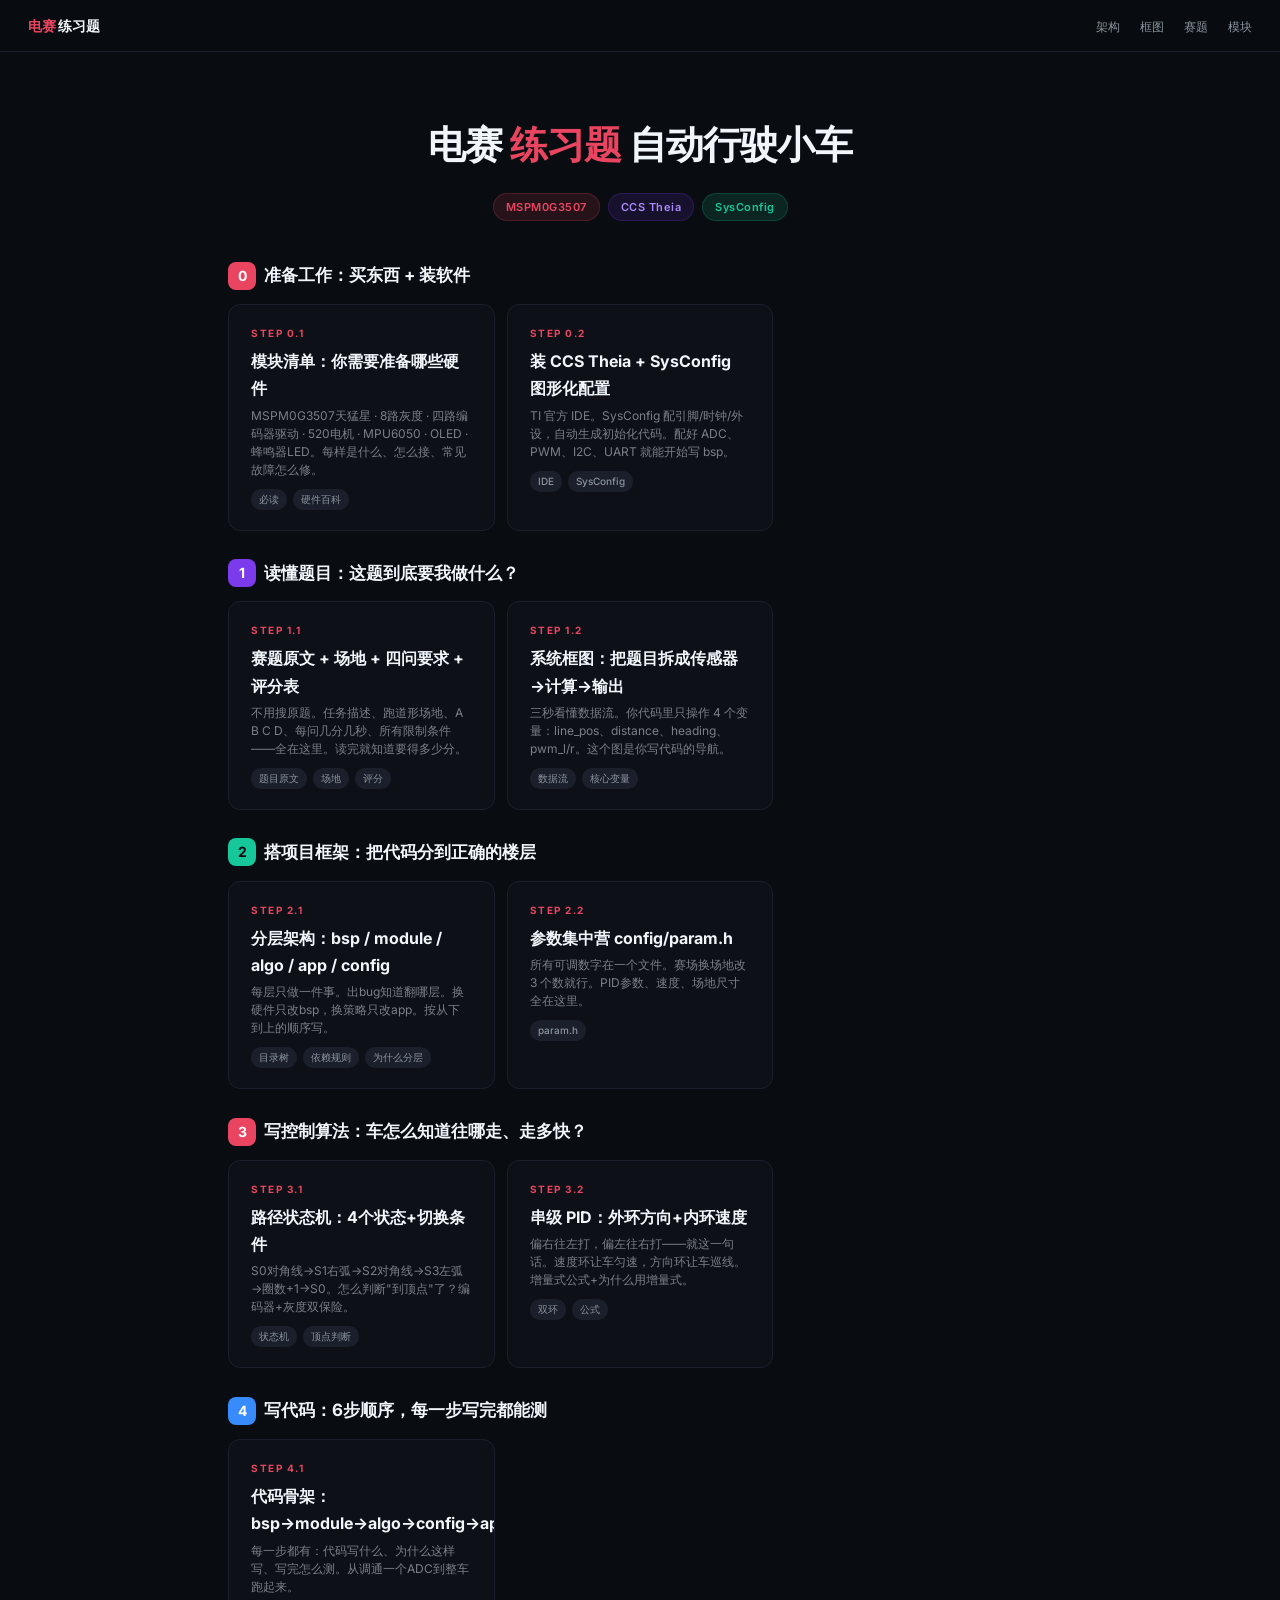
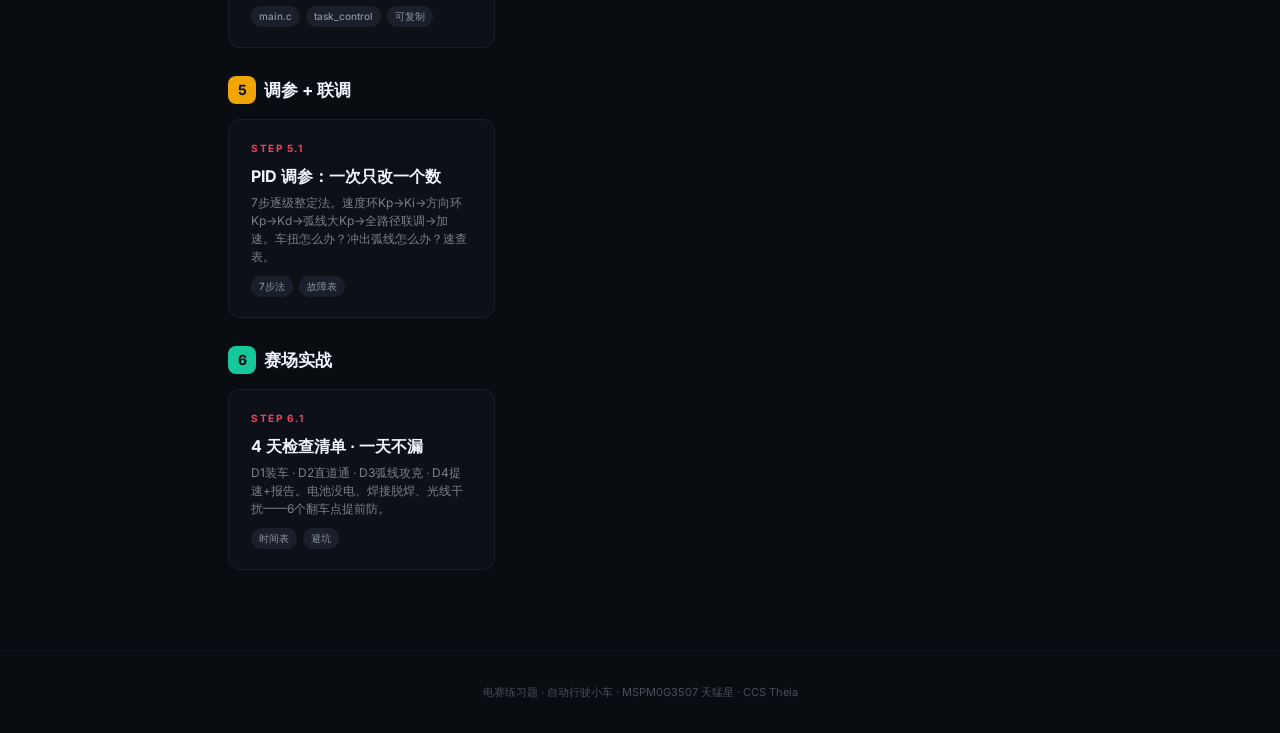
<file: index.html>
<!DOCTYPE html>
<html lang="zh-CN">
<head>
<meta charset="UTF-8"><meta name="viewport" content="width=device-width, initial-scale=1.0">
<title>电赛练习题 · 自动行驶小车 · 从零到完赛</title><link rel="stylesheet" href="style.css">
</head>
<body>
<div class="topbar"><div class="logo"><span>电赛</span> 练习题</div>
<div><a href="arch.html">架构</a><a href="system.html">框图</a><a href="track.html">赛题</a><a href="modules.html">模块</a></div></div>
<div class="container">
<div class="hero">
  <h1>电赛 <span>练习题</span> 自动行驶小车</h1>
  <div class="badges">
    <!-- MSPM0G3507 -->
    <span class="badge badge-red">MSPM0G3507</span><span class="badge badge-purple">CCS Theia</span><span class="badge badge-green">SysConfig</span>
  </div>
</div>



<div class="steps">

<!-- ====== 第 0 步 ====== -->
<div class="step-group"><h2><span class="icon icon-red">0</span> 准备工作：买东西 + 装软件</h2>
<div class="cards">
  <a class="card" href="modules.html"><div class="num">Step 0.1</div><div class="title">模块清单：你需要准备哪些硬件</div><div class="desc">MSPM0G3507天猛星 · 8路灰度 · 四路编码器驱动 · 520电机 · MPU6050 · OLED · 蜂鸣器LED。每样是什么、怎么接、常见故障怎么修。</div><div class="tag-row"><span class="mini-tag">必读</span><span class="mini-tag">硬件百科</span></div></a>
  <a class="card" href="ccs.html"><div class="num">Step 0.2</div><div class="title">装 CCS Theia + SysConfig 图形化配置</div><div class="desc">TI 官方 IDE。SysConfig 配引脚/时钟/外设，自动生成初始化代码。配好 ADC、PWM、I2C、UART 就能开始写 bsp。</div><div class="tag-row"><span class="mini-tag">IDE</span><span class="mini-tag">SysConfig</span></div></a>
</div></div>

<!-- ====== 第 1 步 ====== -->
<div class="step-group"><h2><span class="icon icon-purple">1</span> 读懂题目：这题到底要我做什么？</h2>
<div class="cards">
  <a class="card" href="track.html"><div class="num">Step 1.1</div><div class="title">赛题原文 + 场地 + 四问要求 + 评分表</div><div class="desc">不用搜原题。任务描述、跑道形场地、A B C D、每问几分几秒、所有限制条件——全在这里。读完就知道要得多少分。</div><div class="tag-row"><span class="mini-tag">题目原文</span><span class="mini-tag">场地</span><span class="mini-tag">评分</span></div></a>
  <a class="card" href="system.html"><div class="num">Step 1.2</div><div class="title">系统框图：把题目拆成传感器→计算→输出</div><div class="desc">三秒看懂数据流。你代码里只操作 4 个变量：line_pos、distance、heading、pwm_l/r。这个图是你写代码的导航。</div><div class="tag-row"><span class="mini-tag">数据流</span><span class="mini-tag">核心变量</span></div></a>
</div></div>

<!-- ====== 第 2 步 ====== -->
<div class="step-group"><h2><span class="icon icon-green">2</span> 搭项目框架：把代码分到正确的楼层</h2>
<div class="cards">
  <a class="card" href="arch.html"><div class="num">Step 2.1</div><div class="title">分层架构：bsp / module / algo / app / config</div><div class="desc">每层只做一件事。出bug知道翻哪层。换硬件只改bsp，换策略只改app。按从下到上的顺序写。</div><div class="tag-row"><span class="mini-tag">目录树</span><span class="mini-tag">依赖规则</span><span class="mini-tag">为什么分层</span></div></a>
  <a class="card" href="params.html"><div class="num">Step 2.2</div><div class="title">参数集中营 config/param.h</div><div class="desc">所有可调数字在一个文件。赛场换场地改 3 个数就行。PID参数、速度、场地尺寸全在这里。</div><div class="tag-row"><span class="mini-tag">param.h</span></div></a>
</div></div>

<!-- ====== 第 3 步 ====== -->
<div class="step-group"><h2><span class="icon icon-red">3</span> 写控制算法：车怎么知道往哪走、走多快？</h2>
<div class="cards">
  <a class="card" href="state.html"><div class="num">Step 3.1</div><div class="title">路径状态机：4个状态+切换条件</div><div class="desc">S0对角线→S1右弧→S2对角线→S3左弧→圈数+1→S0。怎么判断"到顶点"了？编码器+灰度双保险。</div><div class="tag-row"><span class="mini-tag">状态机</span><span class="mini-tag">顶点判断</span></div></a>
  <a class="card" href="pid.html"><div class="num">Step 3.2</div><div class="title">串级 PID：外环方向+内环速度</div><div class="desc">偏右往左打，偏左往右打——就这一句话。速度环让车匀速，方向环让车巡线。增量式公式+为什么用增量式。</div><div class="tag-row"><span class="mini-tag">双环</span><span class="mini-tag">公式</span></div></a>
</div></div>

<!-- ====== 第 4 步 ====== -->
<div class="step-group"><h2><span class="icon icon-blue">4</span> 写代码：6步顺序，每一步写完都能测</h2>
<div class="cards">
  <a class="card" href="skeleton.html"><div class="num">Step 4.1</div><div class="title">代码骨架：bsp→module→algo→config→app→main</div><div class="desc">每一步都有：代码写什么、为什么这样写、写完怎么测。从调通一个ADC到整车跑起来。</div><div class="tag-row"><span class="mini-tag">main.c</span><span class="mini-tag">task_control</span><span class="mini-tag">可复制</span></div></a>
</div></div>

<!-- ====== 第 5 步 ====== -->
<div class="step-group"><h2><span class="icon icon-amber">5</span> 调参 + 联调</h2>
<div class="cards">
  <a class="card" href="tuning.html"><div class="num">Step 5.1</div><div class="title">PID 调参：一次只改一个数</div><div class="desc">7步逐级整定法。速度环Kp→Ki→方向环Kp→Kd→弧线大Kp→全路径联调→加速。车扭怎么办？冲出弧线怎么办？速查表。</div><div class="tag-row"><span class="mini-tag">7步法</span><span class="mini-tag">故障表</span></div></a>
</div></div>

<!-- ====== 第 6 步 ====== -->
<div class="step-group"><h2><span class="icon icon-green">6</span> 赛场实战</h2>
<div class="cards">
  <a class="card" href="checklist.html"><div class="num">Step 6.1</div><div class="title">4 天检查清单 · 一天不漏</div><div class="desc">D1装车 · D2直道通 · D3弧线攻克 · D4提速+报告。电池没电、焊接脱焊、光线干扰——6个翻车点提前防。</div><div class="tag-row"><span class="mini-tag">时间表</span><span class="mini-tag">避坑</span></div></a>
</div></div>

</div></div>
<footer>电赛练习题 · 自动行驶小车 · MSPM0G3507 天猛星 · CCS Theia</footer>
</body>
</html>
</file>
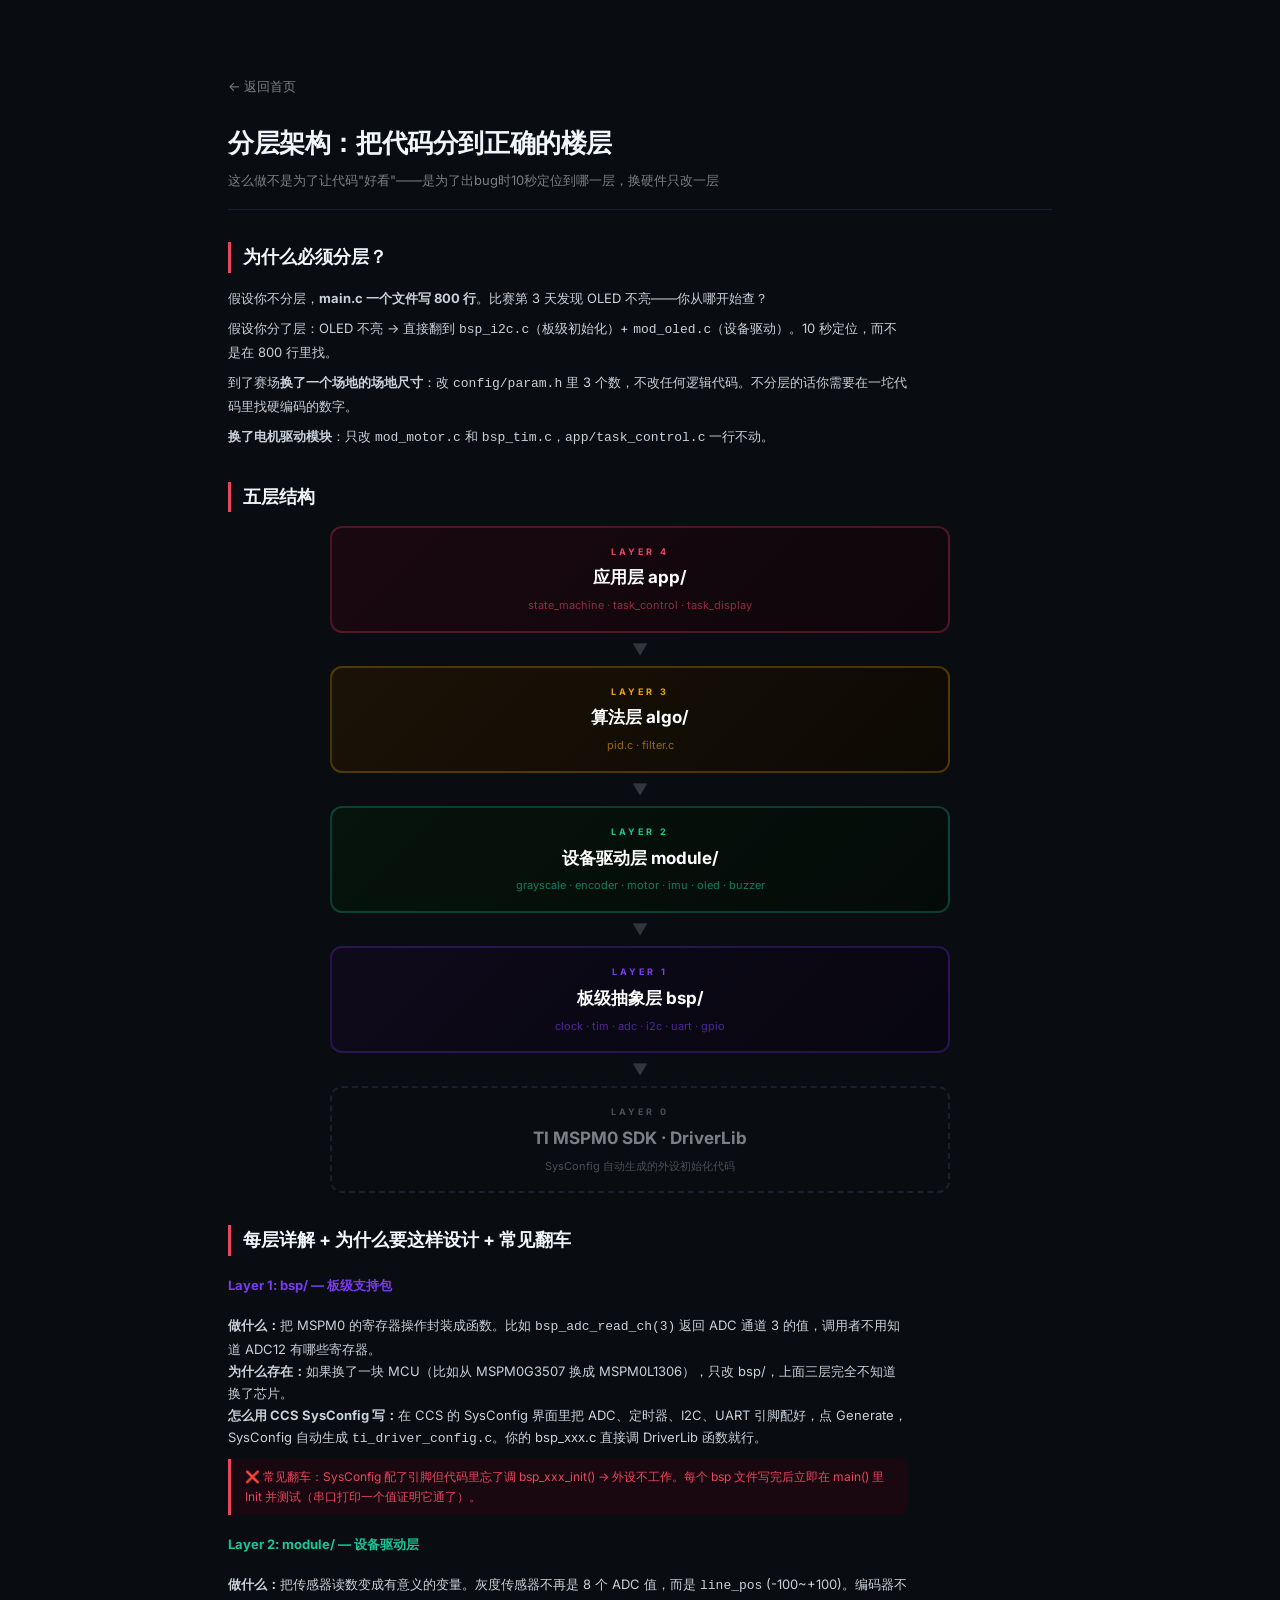
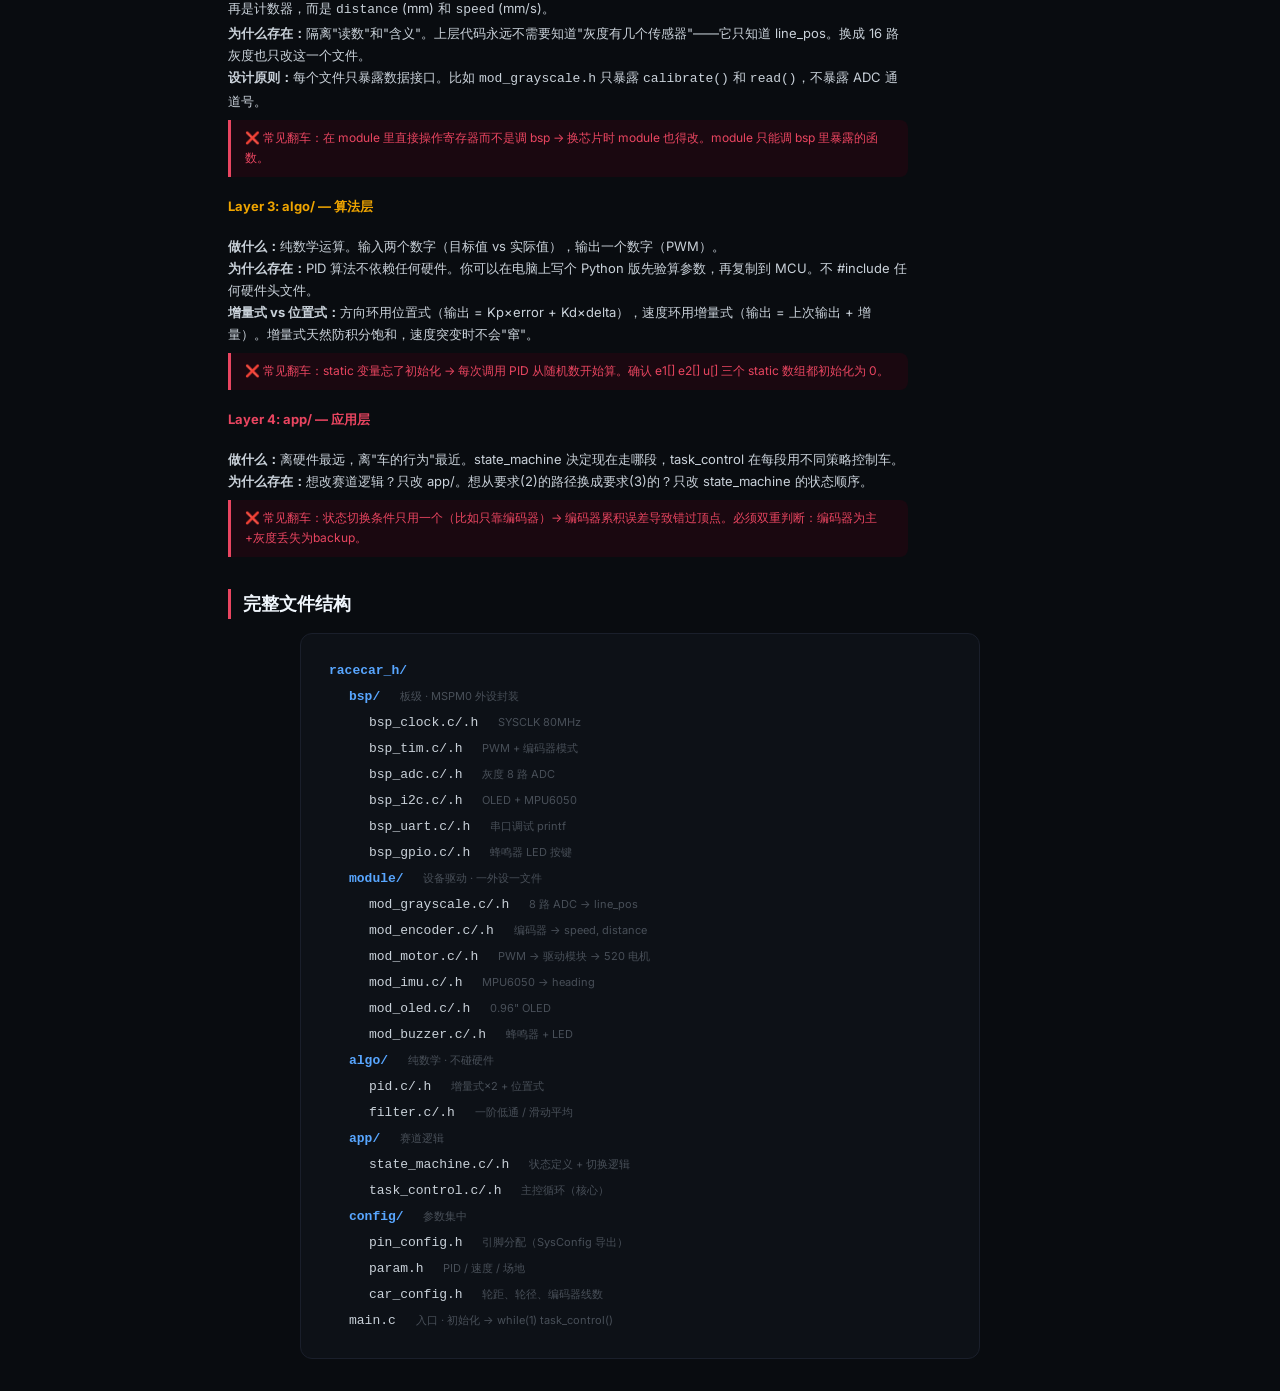
<file: arch.html>
<!DOCTYPE html>
<html lang="zh-CN">
<head>
<meta charset="UTF-8"><meta name="viewport" content="width=device-width, initial-scale=1.0">
<title>分层架构 · 电赛练习题</title><link rel="stylesheet" href="style.css">
<style>.fail-inline{background:#1a0810;border-left:3px solid #e94560;border-radius:0 8px 8px 0;padding:8px 14px;margin:8px 0;font-size:12px;color:#e94560}</style>
</head>
<body>
<div class="container">
<a class="back" href="index.html">&larr; 返回首页</a>
<div class="page-head"><h1>分层架构：把代码分到正确的楼层</h1><div class="sub">这么做不是为了让代码"好看"——是为了出bug时10秒定位到哪一层，换硬件只改一层</div></div>

<div class="sec-title">为什么必须分层？</div>
<div style="max-width:680px;font-size:13px;color:#c9d1d9;line-height:1.7;">
  <p>假设你不分层，<b>main.c 一个文件写 800 行</b>。比赛第 3 天发现 OLED 不亮——你从哪开始查？</p>
  <p style="margin-top:8px;">假设你分了层：OLED 不亮 → 直接翻到 <code>bsp_i2c.c</code>（板级初始化）+ <code>mod_oled.c</code>（设备驱动）。10 秒定位，而不是在 800 行里找。</p>
  <p style="margin-top:8px;">到了赛场<b>换了一个场地的场地尺寸</b>：改 <code>config/param.h</code> 里 3 个数，不改任何逻辑代码。不分层的话你需要在一坨代码里找硬编码的数字。</p>
  <p style="margin-top:8px;"><b>换了电机驱动模块</b>：只改 <code>mod_motor.c</code> 和 <code>bsp_tim.c</code>，<code>app/task_control.c</code> 一行不动。</p>
</div>

<div class="sec-title">五层结构</div>
<div class="layers">
  <div class="lcard l4"><div class="ltag">Layer 4</div><div class="lname">应用层 app/</div><div class="lfiles">state_machine · task_control · task_display</div></div><div class="larr">▼</div>
  <div class="lcard l3"><div class="ltag">Layer 3</div><div class="lname">算法层 algo/</div><div class="lfiles">pid.c · filter.c</div></div><div class="larr">▼</div>
  <div class="lcard l2"><div class="ltag">Layer 2</div><div class="lname">设备驱动层 module/</div><div class="lfiles">grayscale · encoder · motor · imu · oled · buzzer</div></div><div class="larr">▼</div>
  <div class="lcard l1"><div class="ltag">Layer 1</div><div class="lname">板级抽象层 bsp/</div><div class="lfiles">clock · tim · adc · i2c · uart · gpio</div></div><div class="larr">▼</div>
  <div class="lcard l0"><div class="ltag">Layer 0</div><div class="lname">TI MSPM0 SDK · DriverLib</div><div class="lfiles">SysConfig 自动生成的外设初始化代码</div></div>
</div>

<div class="sec-title">每层详解 + 为什么要这样设计 + 常见翻车</div>

<!-- L1 -->
<div class="sec-sub" style="font-size:13px;font-weight:700;color:#7c3aed;margin-top:18px;">Layer 1: bsp/ — 板级支持包</div>
<div style="max-width:680px;font-size:13px;color:#c9d1d9;line-height:1.7;">
  <b>做什么：</b>把 MSPM0 的寄存器操作封装成函数。比如 <code>bsp_adc_read_ch(3)</code> 返回 ADC 通道 3 的值，调用者不用知道 ADC12 有哪些寄存器。<br>
  <b>为什么存在：</b>如果换了一块 MCU（比如从 MSPM0G3507 换成 MSPM0L1306），只改 bsp/，上面三层完全不知道换了芯片。<br>
  <b>怎么用 CCS SysConfig 写：</b>在 CCS 的 SysConfig 界面里把 ADC、定时器、I2C、UART 引脚配好，点 Generate，SysConfig 自动生成 <code>ti_driver_config.c</code>。你的 bsp_xxx.c 直接调 DriverLib 函数就行。<br>
  <div class="fail-inline">❌ 常见翻车：SysConfig 配了引脚但代码里忘了调 bsp_xxx_init() → 外设不工作。每个 bsp 文件写完后立即在 main() 里 Init 并测试（串口打印一个值证明它通了）。</div>
</div>

<!-- L2 -->
<div class="sec-sub" style="font-size:13px;font-weight:700;color:#16c79a;margin-top:18px;">Layer 2: module/ — 设备驱动层</div>
<div style="max-width:680px;font-size:13px;color:#c9d1d9;line-height:1.7;">
  <b>做什么：</b>把传感器读数变成有意义的变量。灰度传感器不再是 8 个 ADC 值，而是 <code>line_pos</code> (-100~+100)。编码器不再是计数器，而是 <code>distance</code> (mm) 和 <code>speed</code> (mm/s)。<br>
  <b>为什么存在：</b>隔离"读数"和"含义"。上层代码永远不需要知道"灰度有几个传感器"——它只知道 line_pos。换成 16 路灰度也只改这一个文件。<br>
  <b>设计原则：</b>每个文件只暴露数据接口。比如 <code>mod_grayscale.h</code> 只暴露 <code>calibrate()</code> 和 <code>read()</code>，不暴露 ADC 通道号。<br>
  <div class="fail-inline">❌ 常见翻车：在 module 里直接操作寄存器而不是调 bsp → 换芯片时 module 也得改。module 只能调 bsp 里暴露的函数。</div>
</div>

<!-- L3 -->
<div class="sec-sub" style="font-size:13px;font-weight:700;color:#f0a500;margin-top:18px;">Layer 3: algo/ — 算法层</div>
<div style="max-width:680px;font-size:13px;color:#c9d1d9;line-height:1.7;">
  <b>做什么：</b>纯数学运算。输入两个数字（目标值 vs 实际值），输出一个数字（PWM）。<br>
  <b>为什么存在：</b>PID 算法不依赖任何硬件。你可以在电脑上写个 Python 版先验算参数，再复制到 MCU。不 #include 任何硬件头文件。<br>
  <b>增量式 vs 位置式：</b>方向环用位置式（输出 = Kp×error + Kd×delta），速度环用增量式（输出 = 上次输出 + 增量）。增量式天然防积分饱和，速度突变时不会"窜"。<br>
  <div class="fail-inline">❌ 常见翻车：static 变量忘了初始化 → 每次调用 PID 从随机数开始算。确认 e1[] e2[] u[] 三个 static 数组都初始化为 0。</div>
</div>

<!-- L4 -->
<div class="sec-sub" style="font-size:13px;font-weight:700;color:#e94560;margin-top:18px;">Layer 4: app/ — 应用层</div>
<div style="max-width:680px;font-size:13px;color:#c9d1d9;line-height:1.7;">
  <b>做什么：</b>离硬件最远，离"车的行为"最近。state_machine 决定现在走哪段，task_control 在每段用不同策略控制车。<br>
  <b>为什么存在：</b>想改赛道逻辑？只改 app/。想从要求(2)的路径换成要求(3)的？只改 state_machine 的状态顺序。<br>
  <div class="fail-inline">❌ 常见翻车：状态切换条件只用一个（比如只靠编码器）→ 编码器累积误差导致错过顶点。必须双重判断：编码器为主+灰度丢失为backup。</div>
</div>

<div class="sec-title">完整文件结构</div>
<div class="ftree">
<div><span class="d">racecar_h/</span></div>
<div class="i1"><span class="d">bsp/</span> <span class="c">板级 · MSPM0 外设封装</span></div>
<div class="i2"><span class="f">bsp_clock.c/.h</span> <span class="c">SYSCLK 80MHz</span></div>
<div class="i2"><span class="f">bsp_tim.c/.h</span> <span class="c">PWM + 编码器模式</span></div>
<div class="i2"><span class="f">bsp_adc.c/.h</span> <span class="c">灰度 8 路 ADC</span></div>
<div class="i2"><span class="f">bsp_i2c.c/.h</span> <span class="c">OLED + MPU6050</span></div>
<div class="i2"><span class="f">bsp_uart.c/.h</span> <span class="c">串口调试 printf</span></div>
<div class="i2"><span class="f">bsp_gpio.c/.h</span> <span class="c">蜂鸣器 LED 按键</span></div>
<div class="i1"><span class="d">module/</span> <span class="c">设备驱动 · 一外设一文件</span></div>
<div class="i2"><span class="f">mod_grayscale.c/.h</span> <span class="c">8 路 ADC → line_pos</span></div>
<div class="i2"><span class="f">mod_encoder.c/.h</span> <span class="c">编码器 → speed, distance</span></div>
<div class="i2"><span class="f">mod_motor.c/.h</span> <span class="c">PWM → 驱动模块 → 520 电机</span></div>
<div class="i2"><span class="f">mod_imu.c/.h</span> <span class="c">MPU6050 → heading</span></div>
<div class="i2"><span class="f">mod_oled.c/.h</span> <span class="c">0.96" OLED</span></div>
<div class="i2"><span class="f">mod_buzzer.c/.h</span> <span class="c">蜂鸣器 + LED</span></div>
<div class="i1"><span class="d">algo/</span> <span class="c">纯数学 · 不碰硬件</span></div>
<div class="i2"><span class="f">pid.c/.h</span> <span class="c">增量式×2 + 位置式</span></div>
<div class="i2"><span class="f">filter.c/.h</span> <span class="c">一阶低通 / 滑动平均</span></div>
<div class="i1"><span class="d">app/</span> <span class="c">赛道逻辑</span></div>
<div class="i2"><span class="f">state_machine.c/.h</span> <span class="c">状态定义 + 切换逻辑</span></div>
<div class="i2"><span class="f">task_control.c/.h</span> <span class="c">主控循环（核心）</span></div>
<div class="i1"><span class="d">config/</span> <span class="c">参数集中</span></div>
<div class="i2"><span class="f">pin_config.h</span> <span class="c">引脚分配（SysConfig 导出）</span></div>
<div class="i2"><span class="f">param.h</span> <span class="c">PID / 速度 / 场地</span></div>
<div class="i2"><span class="f">car_config.h</span> <span class="c">轮距、轮径、编码器线数</span></div>
<div class="i1"><span class="f">main.c</span> <span class="c">入口 · 初始化 → while(1) task_control()</span></div>
</div>

</div>
</body>
</html>
</file>
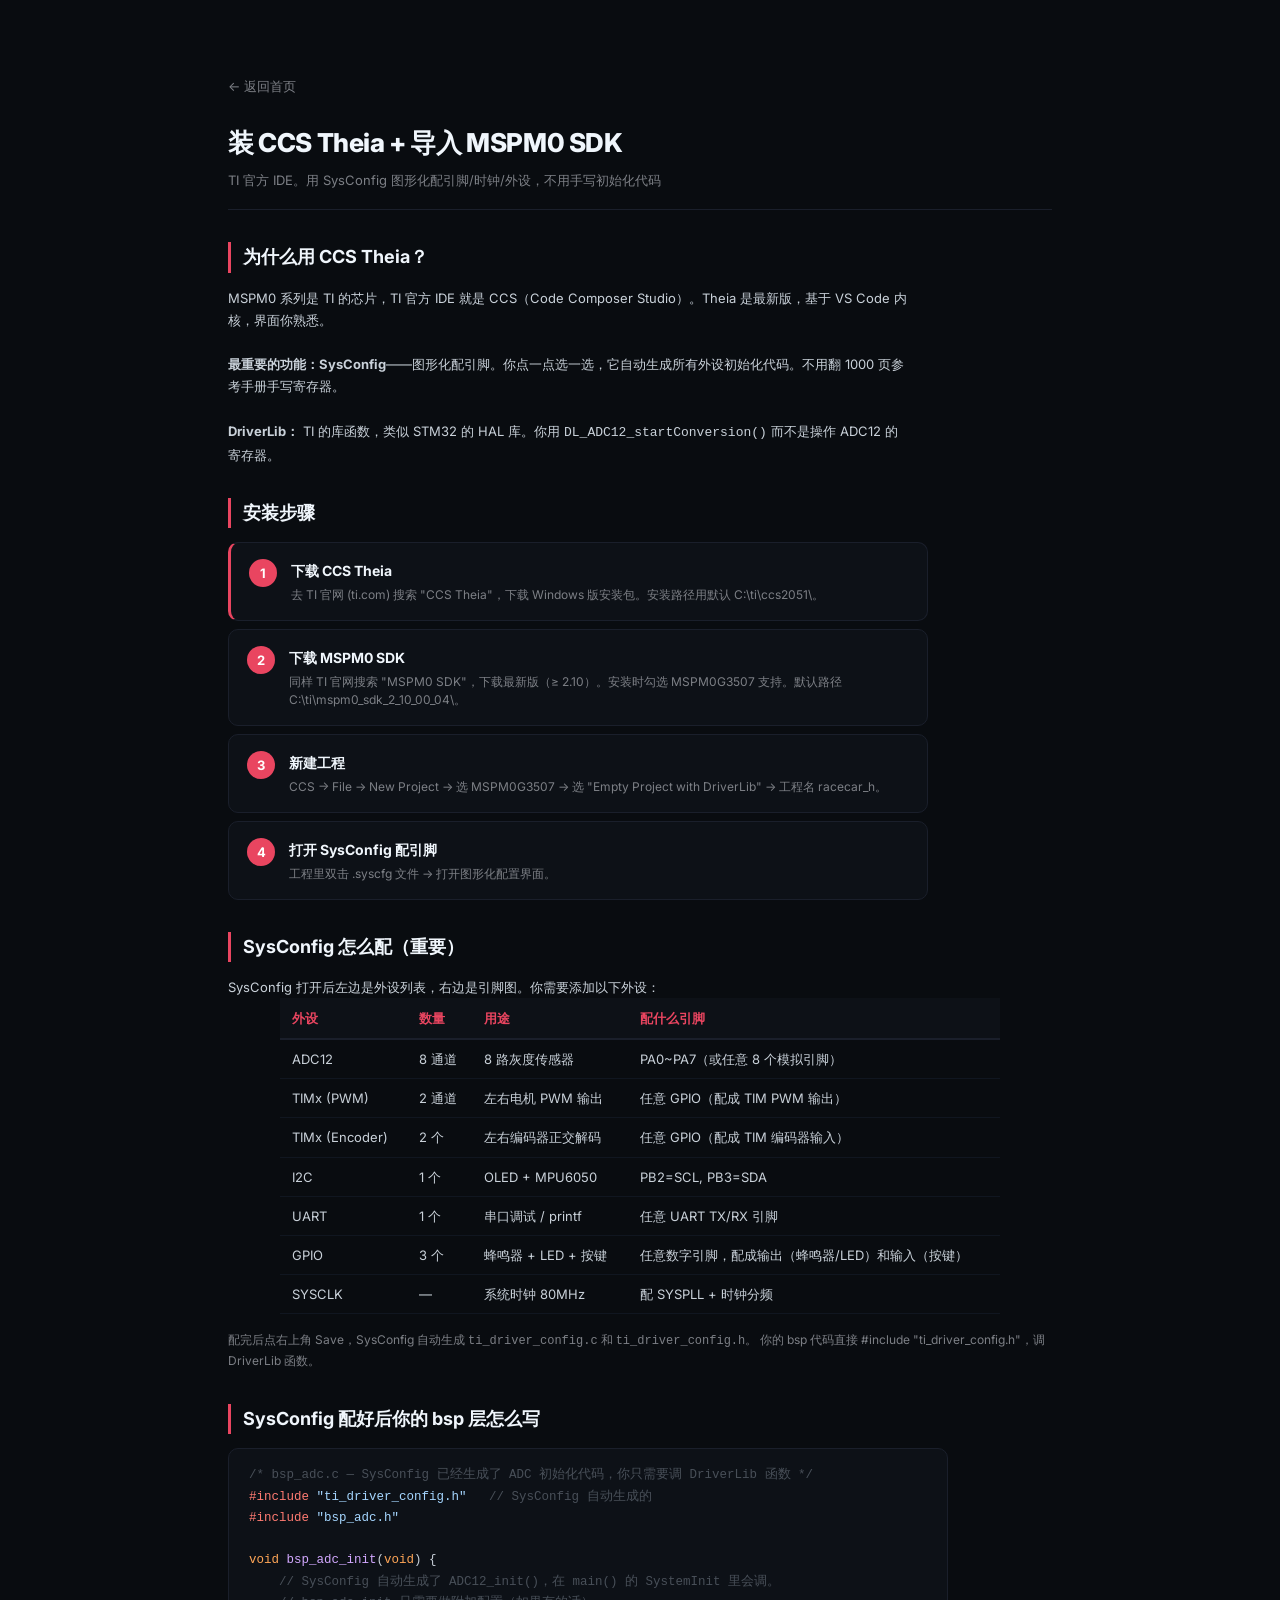
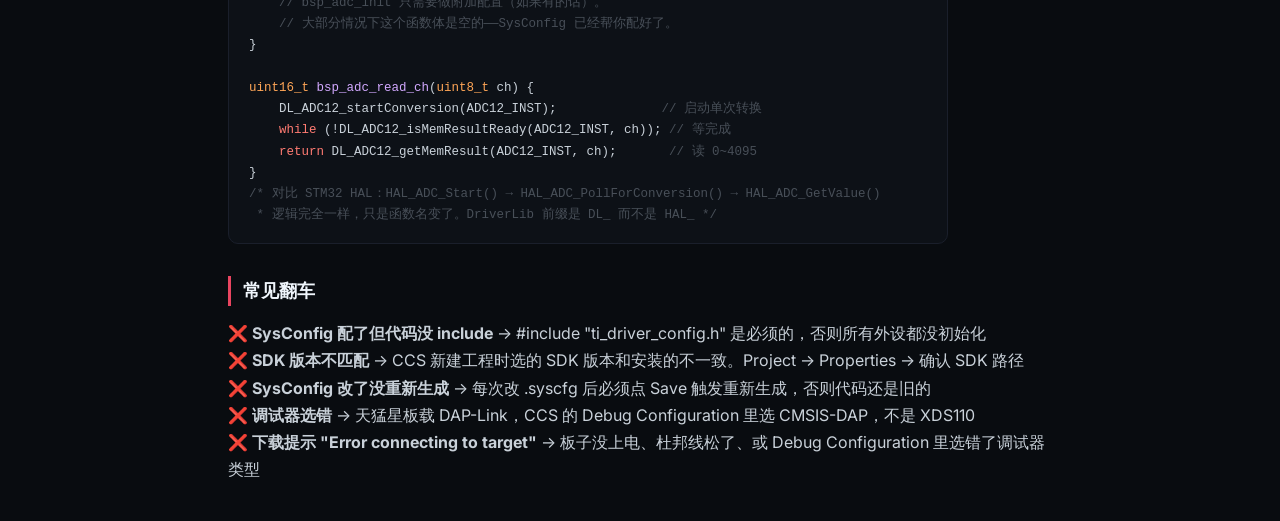
<file: ccs.html>
<!DOCTYPE html>
<html lang="zh-CN">
<head>
<meta charset="UTF-8"><meta name="viewport" content="width=device-width, initial-scale=1.0">
<title>CCS环境配置 · 电赛练习题</title><link rel="stylesheet" href="style.css">
</head>
<body>
<div class="container">
<a class="back" href="index.html">&larr; 返回首页</a>
<div class="page-head">
  <h1>装 CCS Theia + 导入 MSPM0 SDK</h1>
  <div class="sub">TI 官方 IDE。用 SysConfig 图形化配引脚/时钟/外设，不用手写初始化代码</div>
</div>

<div class="sec-title">为什么用 CCS Theia？</div>
<div style="max-width:680px;font-size:13px;color:#c9d1d9;line-height:1.7;">
  MSPM0 系列是 TI 的芯片，TI 官方 IDE 就是 CCS（Code Composer Studio）。Theia 是最新版，基于 VS Code 内核，界面你熟悉。<br><br>
  <b>最重要的功能：SysConfig</b>——图形化配引脚。你点一点选一选，它自动生成所有外设初始化代码。不用翻 1000 页参考手册手写寄存器。<br><br>
  <b>DriverLib：</b> TI 的库函数，类似 STM32 的 HAL 库。你用 <code>DL_ADC12_startConversion()</code> 而不是操作 ADC12 的寄存器。
</div>

<div class="sec-title">安装步骤</div>

<div class="tstep" style="border-left:3px solid #e94560;">
  <div class="tsn">1</div><div class="tsb">
    <div class="tst">下载 CCS Theia</div>
    <div class="tsd">去 TI 官网 (ti.com) 搜索 "CCS Theia"，下载 Windows 版安装包。安装路径用默认 C:\ti\ccs2051\。</div>
  </div>
</div>
<div class="tstep">
  <div class="tsn">2</div><div class="tsb">
    <div class="tst">下载 MSPM0 SDK</div>
    <div class="tsd">同样 TI 官网搜索 "MSPM0 SDK"，下载最新版（≥ 2.10）。安装时勾选 MSPM0G3507 支持。默认路径 C:\ti\mspm0_sdk_2_10_00_04\。</div>
  </div>
</div>
<div class="tstep">
  <div class="tsn">3</div><div class="tsb">
    <div class="tst">新建工程</div>
    <div class="tsd">CCS → File → New Project → 选 MSPM0G3507 → 选 "Empty Project with DriverLib" → 工程名 racecar_h。</div>
  </div>
</div>
<div class="tstep">
  <div class="tsn">4</div><div class="tsb">
    <div class="tst">打开 SysConfig 配引脚</div>
    <div class="tsd">工程里双击 .syscfg 文件 → 打开图形化配置界面。</div>
  </div>
</div>

<div class="sec-title">SysConfig 怎么配（重要）</div>
<div style="max-width:680px;font-size:13px;color:#c9d1d9;line-height:1.7;">
  SysConfig 打开后左边是外设列表，右边是引脚图。你需要添加以下外设：
</div>

<table class="tbl">
<tr><th>外设</th><th>数量</th><th>用途</th><th>配什么引脚</th></tr>
<tr><td>ADC12</td><td>8 通道</td><td>8 路灰度传感器</td><td>PA0~PA7（或任意 8 个模拟引脚）</td></tr>
<tr><td>TIMx (PWM)</td><td>2 通道</td><td>左右电机 PWM 输出</td><td>任意 GPIO（配成 TIM PWM 输出）</td></tr>
<tr><td>TIMx (Encoder)</td><td>2 个</td><td>左右编码器正交解码</td><td>任意 GPIO（配成 TIM 编码器输入）</td></tr>
<tr><td>I2C</td><td>1 个</td><td>OLED + MPU6050</td><td>PB2=SCL, PB3=SDA</td></tr>
<tr><td>UART</td><td>1 个</td><td>串口调试 / printf</td><td>任意 UART TX/RX 引脚</td></tr>
<tr><td>GPIO</td><td>3 个</td><td>蜂鸣器 + LED + 按键</td><td>任意数字引脚，配成输出（蜂鸣器/LED）和输入（按键）</td></tr>
<tr><td>SYSCLK</td><td>&mdash;</td><td>系统时钟 80MHz</td><td>配 SYSPLL + 时钟分频</td></tr>
</table>

<div class="sec-sub" style="font-size:12px;color:#7c7f85;margin-top:16px;">
  配完后点右上角 Save，SysConfig 自动生成 <code>ti_driver_config.c</code> 和 <code>ti_driver_config.h</code>。
  你的 bsp 代码直接 #include "ti_driver_config.h"，调 DriverLib 函数。
</div>

<div class="sec-title">SysConfig 配好后你的 bsp 层怎么写</div>
<div class="code"><span class="cm">/* bsp_adc.c — SysConfig 已经生成了 ADC 初始化代码，你只需要调 DriverLib 函数 */</span>
<span class="kw">#include</span> <span class="str">"ti_driver_config.h"</span>   <span class="cm">// SysConfig 自动生成的</span>
<span class="kw">#include</span> <span class="str">"bsp_adc.h"</span>

<span class="ty">void</span> <span class="fn">bsp_adc_init</span>(<span class="ty">void</span>) {
    <span class="cm">// SysConfig 自动生成了 ADC12_init()，在 main() 的 SystemInit 里会调。
    // bsp_adc_init 只需要做附加配置（如果有的话）。
    // 大部分情况下这个函数体是空的——SysConfig 已经帮你配好了。</span>
}

<span class="ty">uint16_t</span> <span class="fn">bsp_adc_read_ch</span>(<span class="ty">uint8_t</span> ch) {
    DL_ADC12_startConversion(ADC12_INST);              <span class="cm">// 启动单次转换</span>
    <span class="kw">while</span> (!DL_ADC12_isMemResultReady(ADC12_INST, ch)); <span class="cm">// 等完成</span>
    <span class="kw">return</span> DL_ADC12_getMemResult(ADC12_INST, ch);       <span class="cm">// 读 0~4095</span>
}
<span class="cm">/* 对比 STM32 HAL：HAL_ADC_Start() → HAL_ADC_PollForConversion() → HAL_ADC_GetValue()
 * 逻辑完全一样，只是函数名变了。DriverLib 前缀是 DL_ 而不是 HAL_ */</span></div>

<div class="sec-title">常见翻车</div>
<div class="fail-inline">❌ <b>SysConfig 配了但代码没 include</b> → #include "ti_driver_config.h" 是必须的，否则所有外设都没初始化</div>
<div class="fail-inline">❌ <b>SDK 版本不匹配</b> → CCS 新建工程时选的 SDK 版本和安装的不一致。Project → Properties → 确认 SDK 路径</div>
<div class="fail-inline">❌ <b>SysConfig 改了没重新生成</b> → 每次改 .syscfg 后必须点 Save 触发重新生成，否则代码还是旧的</div>
<div class="fail-inline">❌ <b>调试器选错</b> → 天猛星板载 DAP-Link，CCS 的 Debug Configuration 里选 CMSIS-DAP，不是 XDS110</div>
<div class="fail-inline">❌ <b>下载提示 "Error connecting to target"</b> → 板子没上电、杜邦线松了、或 Debug Configuration 里选错了调试器类型</div>

</div></body></html>
</file>
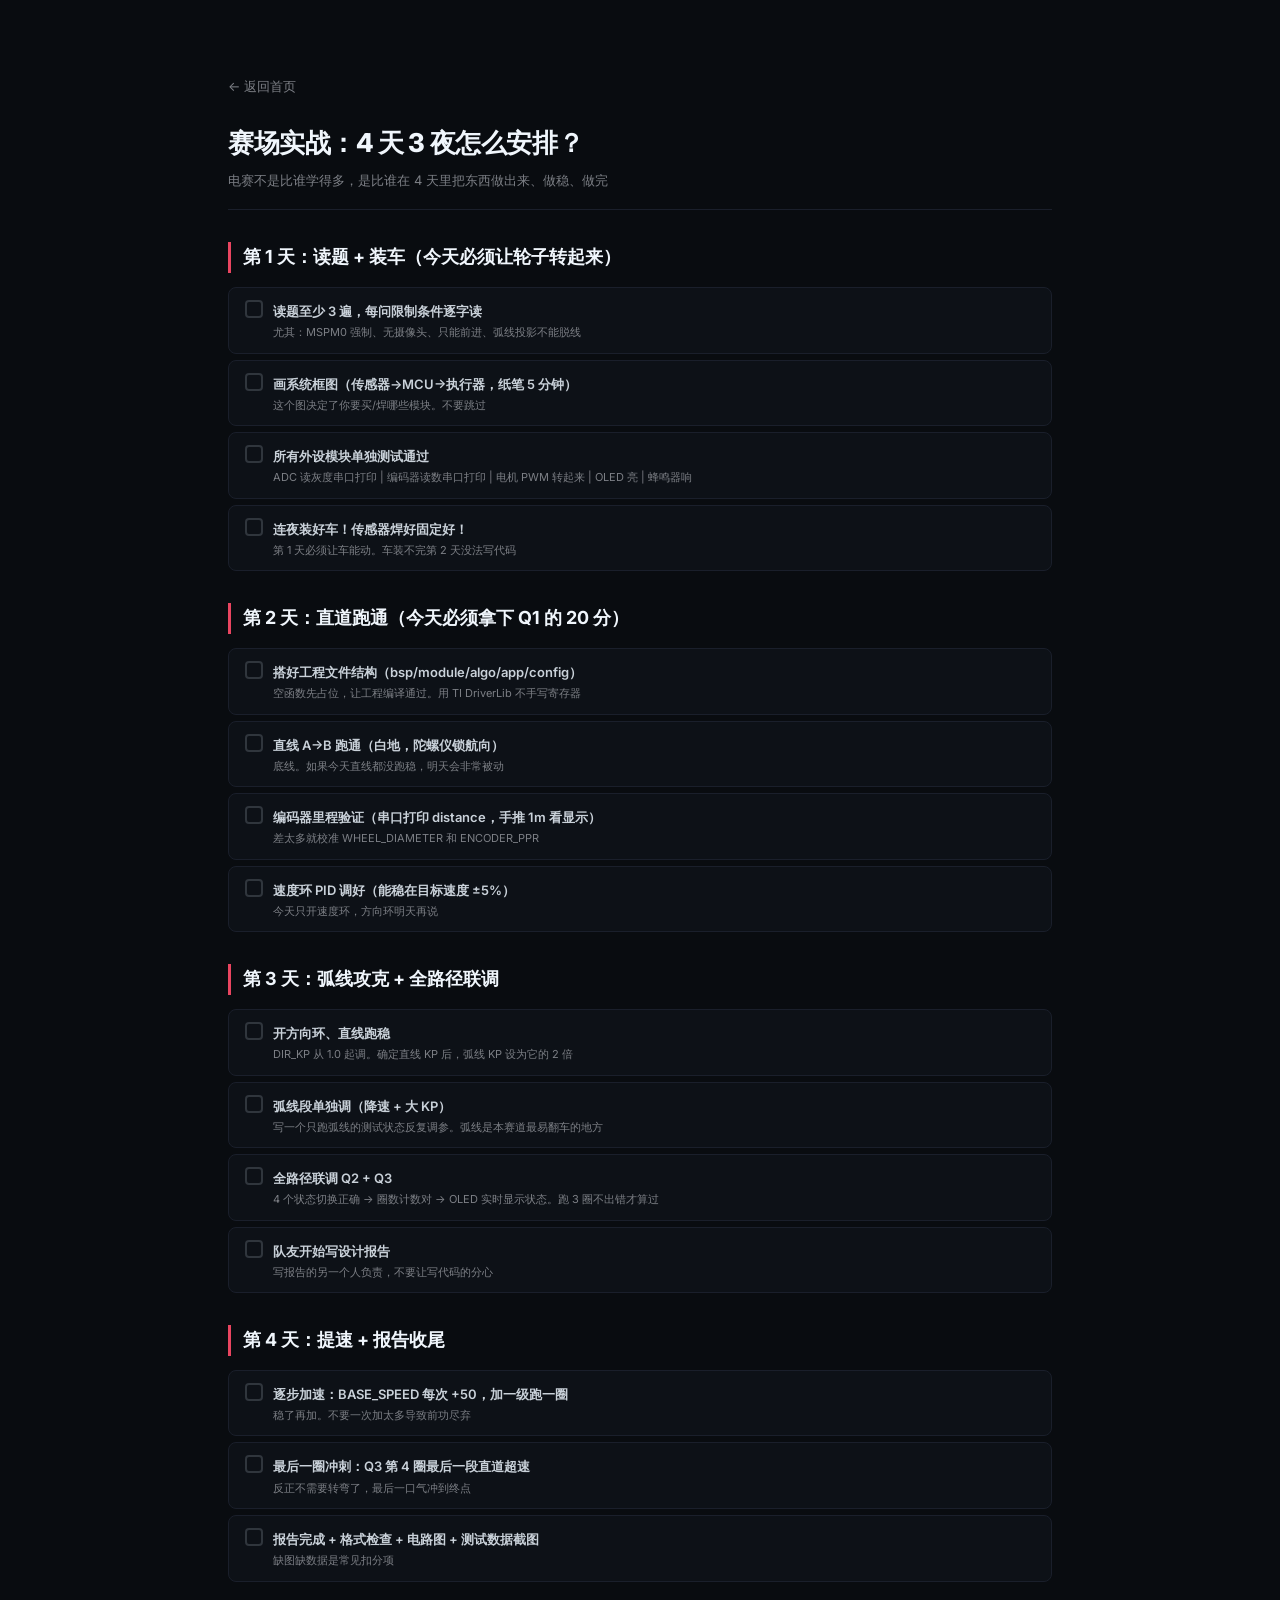
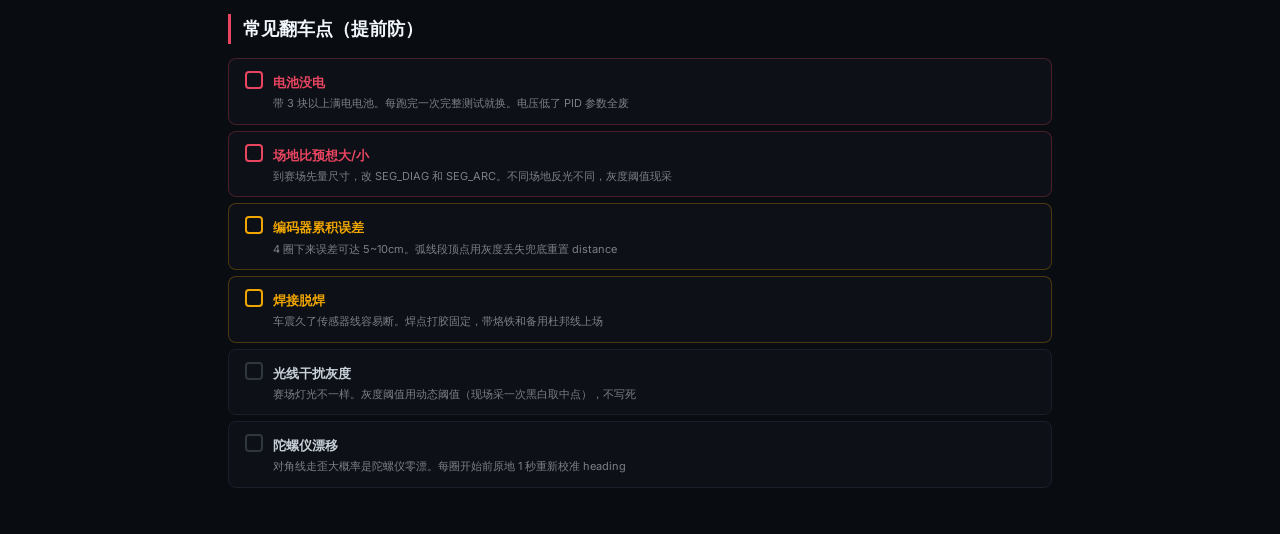
<file: checklist.html>
<!DOCTYPE html>
<html lang="zh-CN">
<head>
<meta charset="UTF-8"><meta name="viewport" content="width=device-width, initial-scale=1.0">
<title>赛场实战 · 电赛练习题</title><link rel="stylesheet" href="style.css">
</head>
<body>
<div class="container">
<a class="back" href="index.html">&larr; 返回首页</a>
<div class="page-head"><h1>赛场实战：4 天 3 夜怎么安排？</h1><div class="sub">电赛不是比谁学得多，是比谁在 4 天里把东西做出来、做稳、做完</div></div>

<div class="sec-title">第 1 天：读题 + 装车（今天必须让轮子转起来）</div>
<div class="chk">
  <div class="item"><div class="box"></div><div><div class="txt">读题至少 3 遍，每问限制条件逐字读</div><div class="det">尤其：MSPM0 强制、无摄像头、只能前进、弧线投影不能脱线</div></div></div>
  <div class="item"><div class="box"></div><div><div class="txt">画系统框图（传感器→MCU→执行器，纸笔 5 分钟）</div><div class="det">这个图决定了你要买/焊哪些模块。不要跳过</div></div></div>
  <div class="item"><div class="box"></div><div><div class="txt">所有外设模块单独测试通过</div><div class="det">ADC 读灰度串口打印 | 编码器读数串口打印 | 电机 PWM 转起来 | OLED 亮 | 蜂鸣器响</div></div></div>
  <div class="item"><div class="box"></div><div><div class="txt">连夜装好车！传感器焊好固定好！</div><div class="det">第 1 天必须让车能动。车装不完第 2 天没法写代码</div></div></div>
</div>

<div class="sec-title">第 2 天：直道跑通（今天必须拿下 Q1 的 20 分）</div>
<div class="chk">
  <div class="item"><div class="box"></div><div><div class="txt">搭好工程文件结构（bsp/module/algo/app/config）</div><div class="det">空函数先占位，让工程编译通过。用 TI DriverLib 不手写寄存器</div></div></div>
  <div class="item"><div class="box"></div><div><div class="txt">直线 A→B 跑通（白地，陀螺仪锁航向）</div><div class="det">底线。如果今天直线都没跑稳，明天会非常被动</div></div></div>
  <div class="item"><div class="box"></div><div><div class="txt">编码器里程验证（串口打印 distance，手推 1m 看显示）</div><div class="det">差太多就校准 WHEEL_DIAMETER 和 ENCODER_PPR</div></div></div>
  <div class="item"><div class="box"></div><div><div class="txt">速度环 PID 调好（能稳在目标速度 ±5%）</div><div class="det">今天只开速度环，方向环明天再说</div></div></div>
</div>

<div class="sec-title">第 3 天：弧线攻克 + 全路径联调</div>
<div class="chk">
  <div class="item"><div class="box"></div><div><div class="txt">开方向环、直线跑稳</div><div class="det">DIR_KP 从 1.0 起调。确定直线 KP 后，弧线 KP 设为它的 2 倍</div></div></div>
  <div class="item"><div class="box"></div><div><div class="txt">弧线段单独调（降速 + 大 KP）</div><div class="det">写一个只跑弧线的测试状态反复调参。弧线是本赛道最易翻车的地方</div></div></div>
  <div class="item"><div class="box"></div><div><div class="txt">全路径联调 Q2 + Q3</div><div class="det">4 个状态切换正确 → 圈数计数对 → OLED 实时显示状态。跑 3 圈不出错才算过</div></div></div>
  <div class="item"><div class="box"></div><div><div class="txt">队友开始写设计报告</div><div class="det">写报告的另一个人负责，不要让写代码的分心</div></div></div>
</div>

<div class="sec-title">第 4 天：提速 + 报告收尾</div>
<div class="chk">
  <div class="item"><div class="box"></div><div><div class="txt">逐步加速：BASE_SPEED 每次 +50，加一级跑一圈</div><div class="det">稳了再加。不要一次加太多导致前功尽弃</div></div></div>
  <div class="item"><div class="box"></div><div><div class="txt">最后一圈冲刺：Q3 第 4 圈最后一段直道超速</div><div class="det">反正不需要转弯了，最后一口气冲到终点</div></div></div>
  <div class="item"><div class="box"></div><div><div class="txt">报告完成 + 格式检查 + 电路图 + 测试数据截图</div><div class="det">缺图缺数据是常见扣分项</div></div></div>
</div>

<div class="sec-title">常见翻车点（提前防）</div>
<div class="chk">
  <div class="item" style="border-color:#e9456044"><div class="box" style="border-color:#e94560"></div>
    <div><div class="txt" style="color:#e94560">电池没电</div><div class="det">带 3 块以上满电电池。每跑完一次完整测试就换。电压低了 PID 参数全废</div></div></div>
  <div class="item" style="border-color:#e9456044"><div class="box" style="border-color:#e94560"></div>
    <div><div class="txt" style="color:#e94560">场地比预想大/小</div><div class="det">到赛场先量尺寸，改 SEG_DIAG 和 SEG_ARC。不同场地反光不同，灰度阈值现采</div></div></div>
  <div class="item" style="border-color:#f0a50044"><div class="box" style="border-color:#f0a500"></div>
    <div><div class="txt" style="color:#f0a500">编码器累积误差</div><div class="det">4 圈下来误差可达 5~10cm。弧线段顶点用灰度丢失兜底重置 distance</div></div></div>
  <div class="item" style="border-color:#f0a50044"><div class="box" style="border-color:#f0a500"></div>
    <div><div class="txt" style="color:#f0a500">焊接脱焊</div><div class="det">车震久了传感器线容易断。焊点打胶固定，带烙铁和备用杜邦线上场</div></div></div>
  <div class="item"><div class="box"></div>
    <div><div class="txt">光线干扰灰度</div><div class="det">赛场灯光不一样。灰度阈值用动态阈值（现场采一次黑白取中点），不写死</div></div></div>
  <div class="item"><div class="box"></div>
    <div><div class="txt">陀螺仪漂移</div><div class="det">对角线走歪大概率是陀螺仪零漂。每圈开始前原地 1 秒重新校准 heading</div></div></div>
</div>

</div>
</body>
</html>
</file>
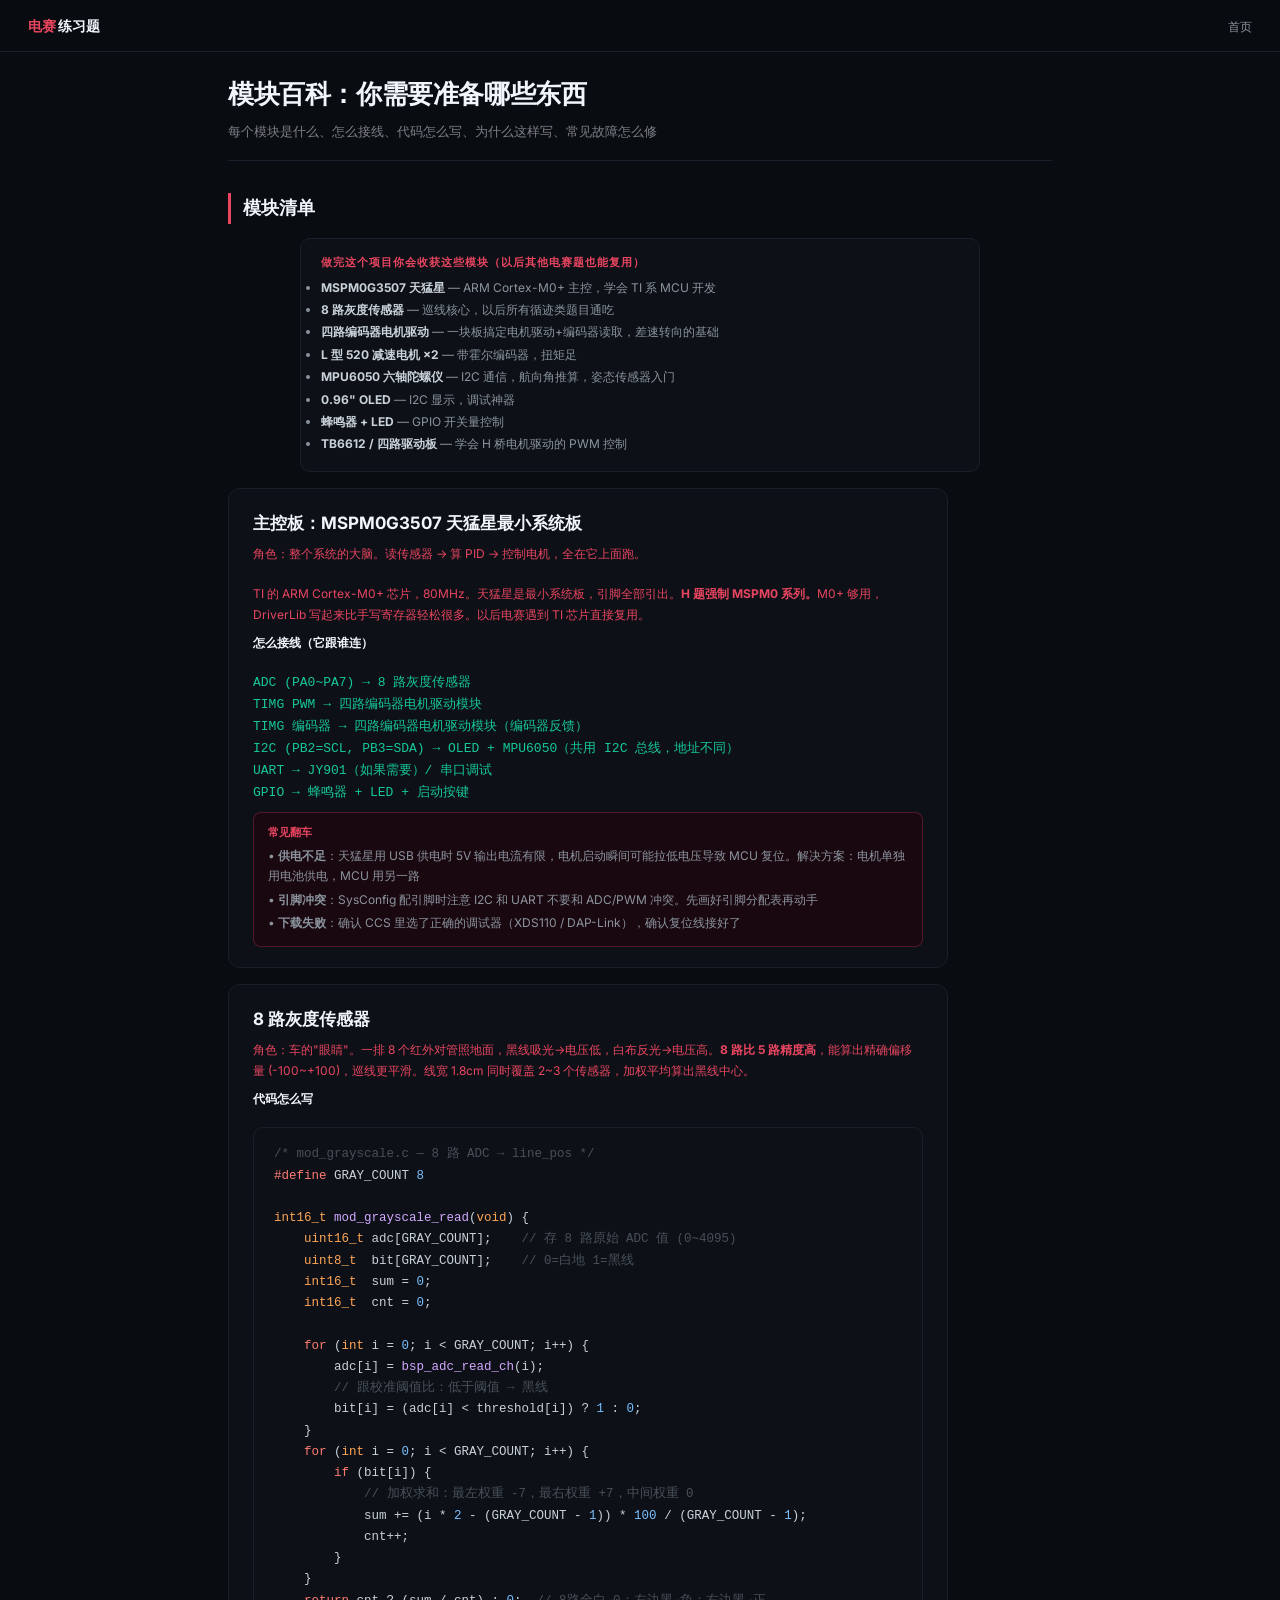
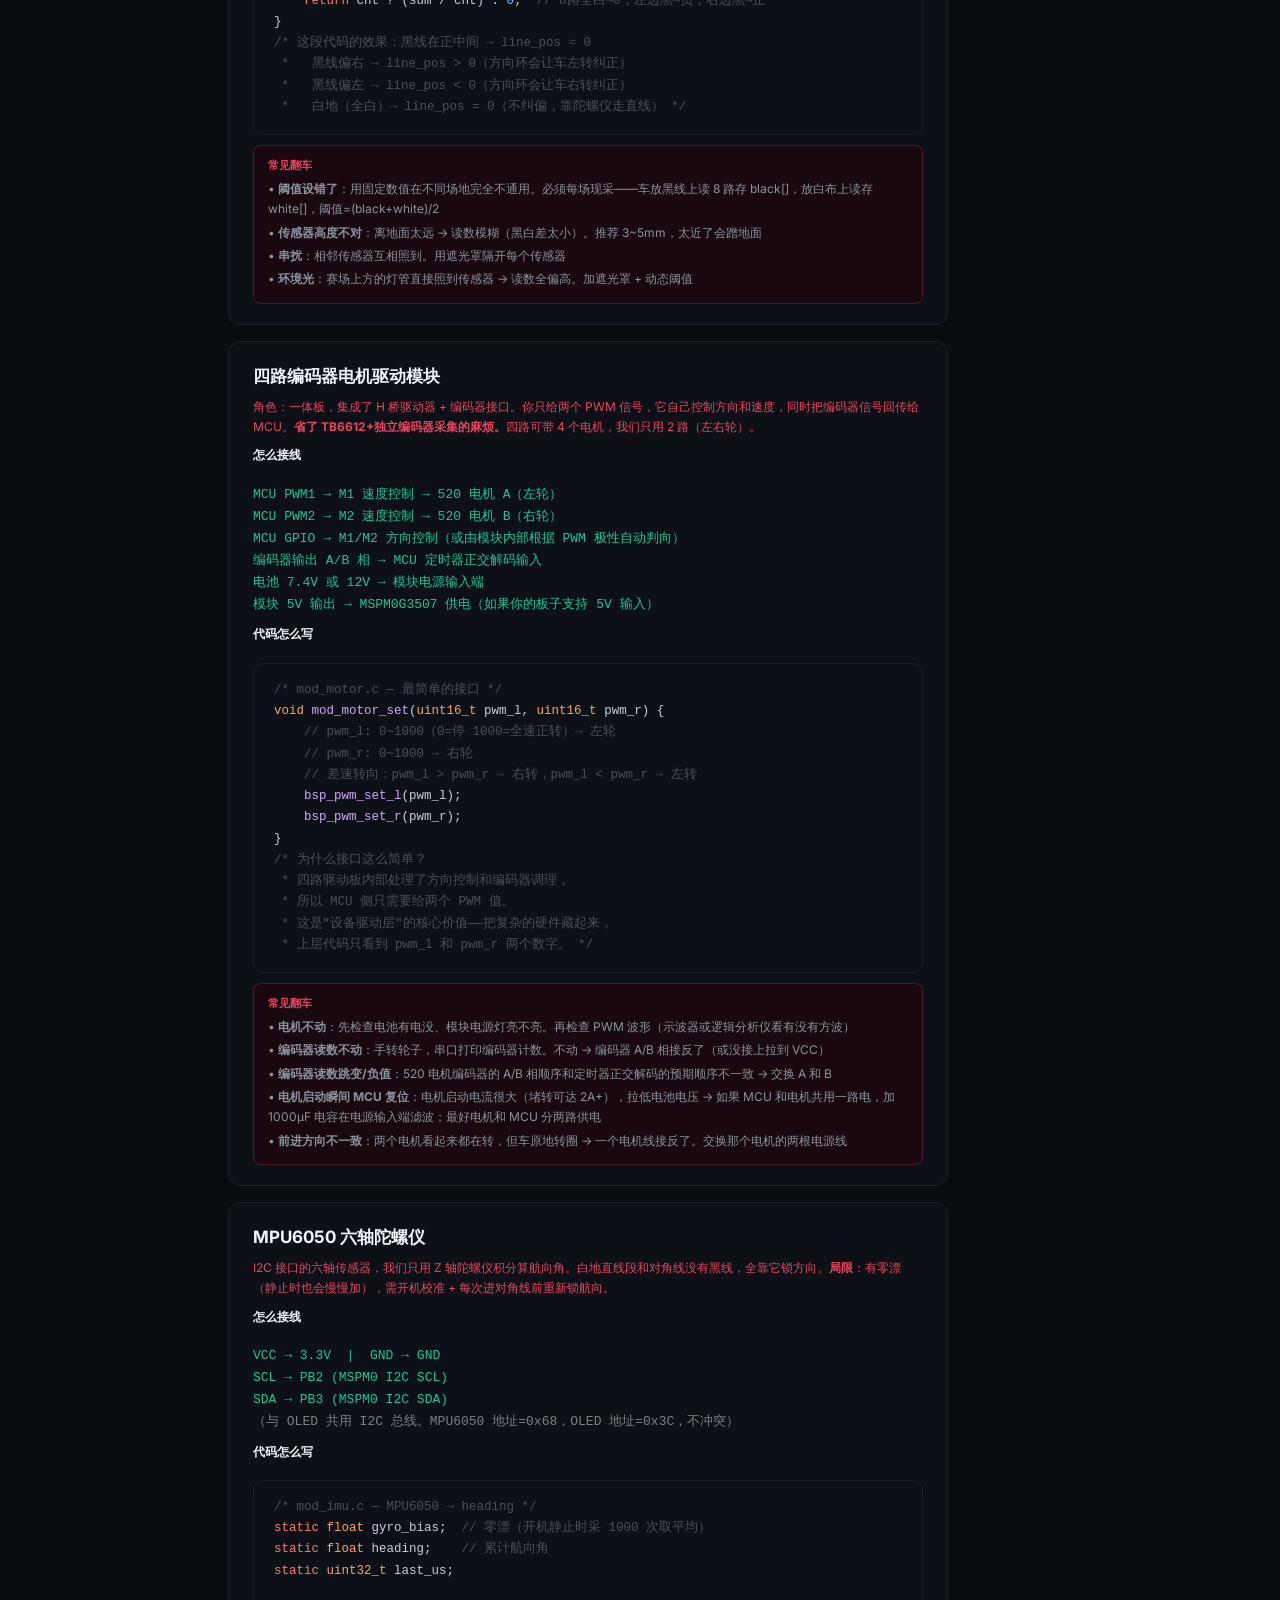
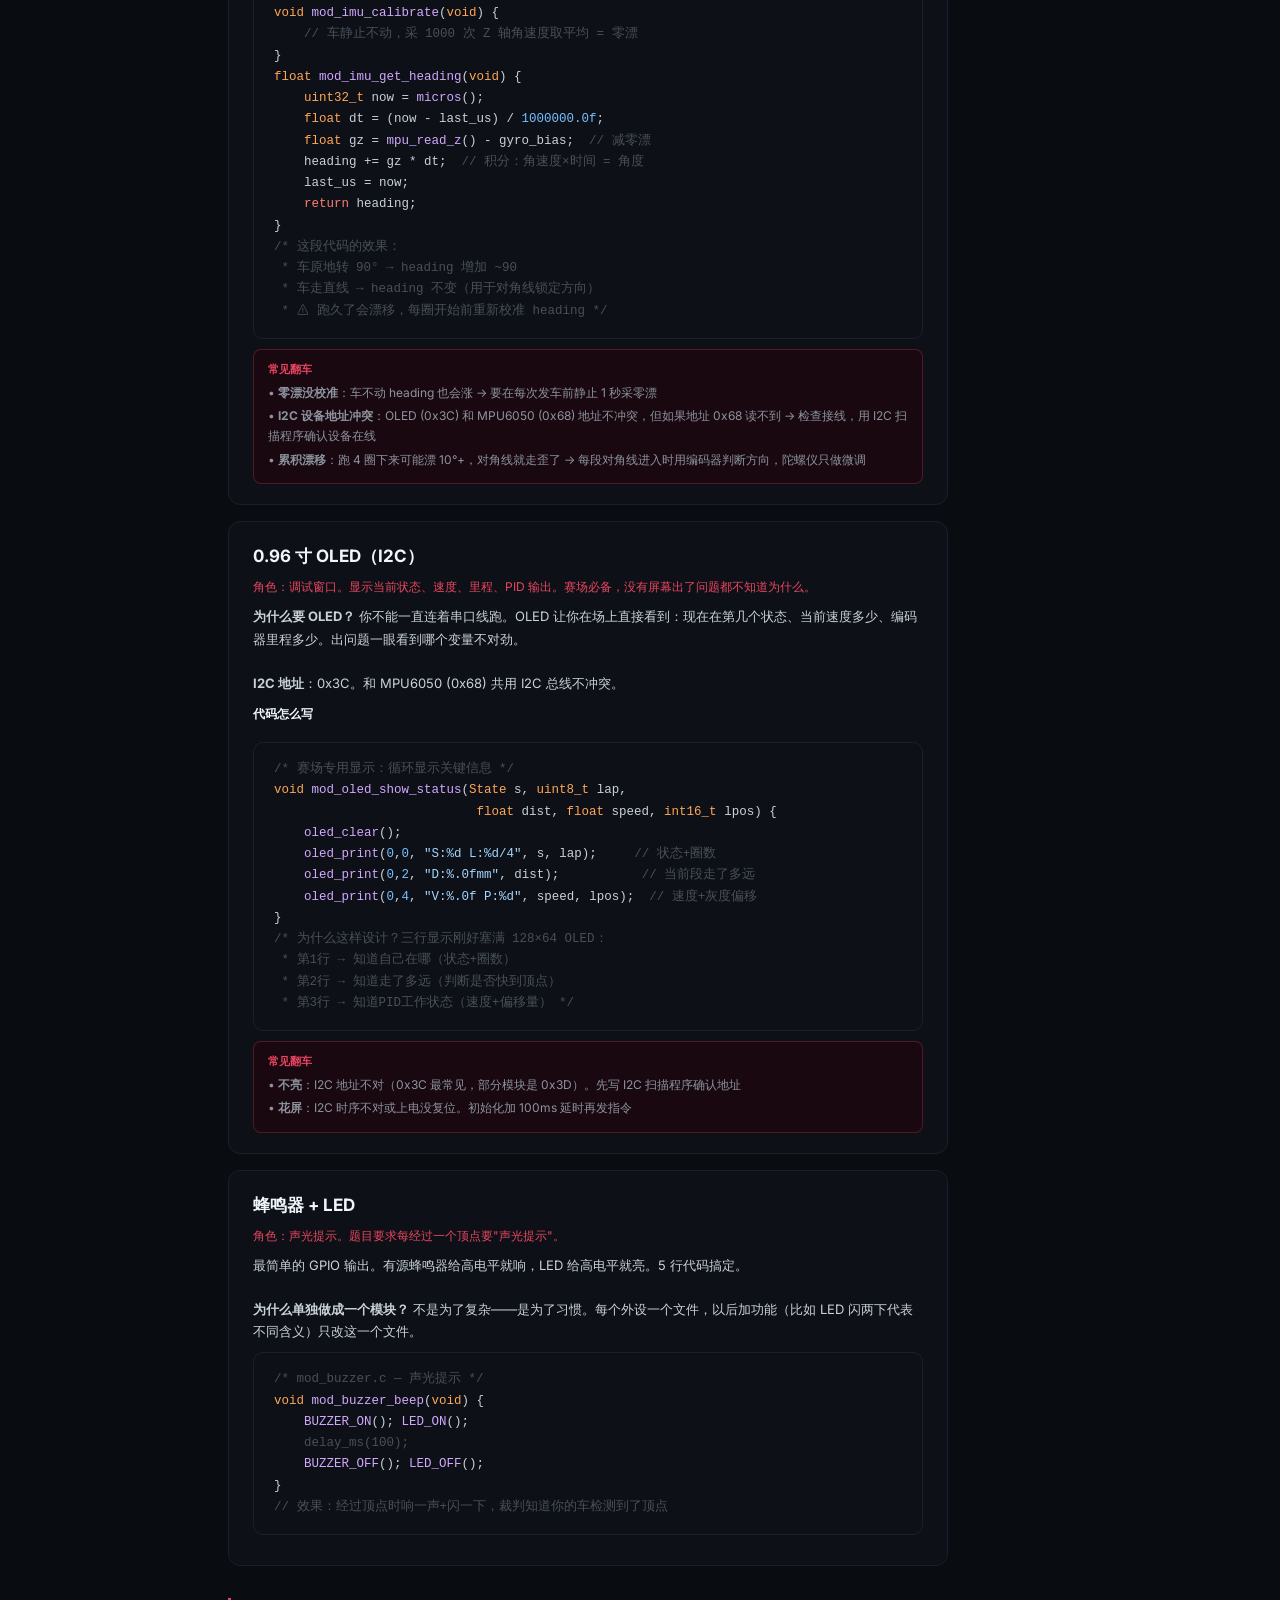
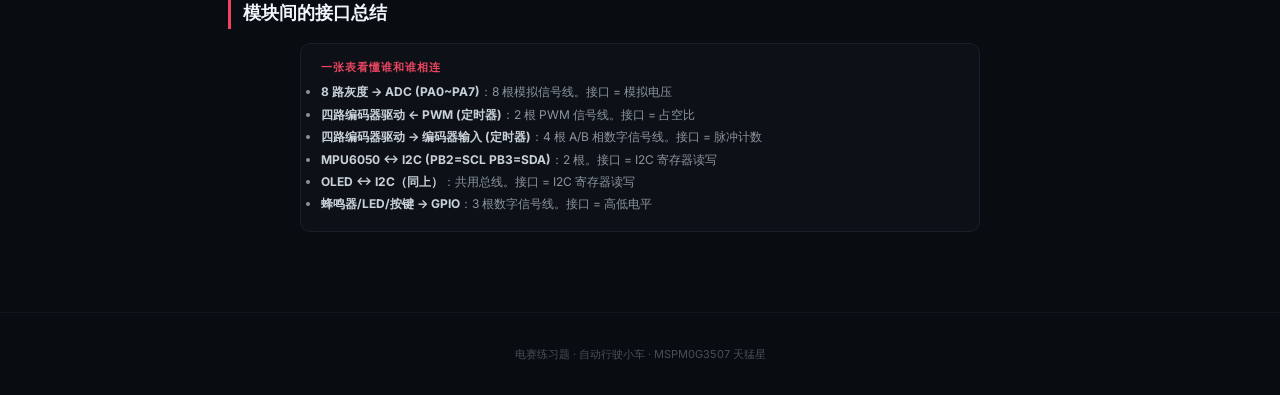
<file: modules.html>
<!DOCTYPE html>
<html lang="zh-CN">
<head>
<meta charset="UTF-8"><meta name="viewport" content="width=device-width, initial-scale=1.0">
<title>模块百科 · 电赛练习题</title><link rel="stylesheet" href="style.css">
<style>
.mod-card{background:#0d1117;border:1px solid #1a1f2b;border-radius:12px;padding:20px 24px;margin:16px 0;max-width:720px}
.mod-card h3{font-size:17px;color:#f0f6fc;margin-bottom:6px}
.mod-card .role{font-size:12px;color:#e94560;margin-bottom:8px}
.mod-card .wiring{font-size:13px;color:#16c79a;font-family:monospace;margin-bottom:8px}
.mod-card .why{font-size:13px;color:#c9d1d9;line-height:1.7;margin-bottom:10px}
.fail-box{background:#1a0810;border:1.5px solid #e9456044;border-radius:8px;padding:10px 14px;margin-top:8px}
.fail-box .ft{font-size:11px;color:#e94560;font-weight:700;margin-bottom:4px}
.fail-box .fi{font-size:12px;color:#8b949e;margin:3px 0}
</style>
</head>
<body>
<div class="topbar"><div class="logo"><span>电赛</span> 练习题</div><div><a href="index.html">首页</a></div></div>
<div class="container">

<div class="page-head">
  <h1>模块百科：你需要准备哪些东西</h1>
  <div class="sub">每个模块是什么、怎么接线、代码怎么写、为什么这样写、常见故障怎么修</div>
</div>

<!-- ====== 模块总览 ====== -->
<div class="sec-title">模块清单</div>
<div class="call">
  <div class="cttl">做完这个项目你会收获这些模块（以后其他电赛题也能复用）</div>
  <ul>
    <li><b>MSPM0G3507 天猛星</b> — ARM Cortex-M0+ 主控，学会 TI 系 MCU 开发</li>
    <li><b>8 路灰度传感器</b> — 巡线核心，以后所有循迹类题目通吃</li>
    <li><b>四路编码器电机驱动</b> — 一块板搞定电机驱动+编码器读取，差速转向的基础</li>
    <li><b>L 型 520 减速电机 ×2</b> — 带霍尔编码器，扭矩足</li>
    <li><b>MPU6050 六轴陀螺仪</b> — I2C 通信，航向角推算，姿态传感器入门</li>
    <li><b>0.96" OLED</b> — I2C 显示，调试神器</li>
    <li><b>蜂鸣器 + LED</b> — GPIO 开关量控制</li>
    <li><b>TB6612 / 四路驱动板</b> — 学会 H 桥电机驱动的 PWM 控制</li>
  </ul>
</div>

<!-- ====== 模块1: 主控 ====== -->
<div class="mod-card">
  <h3>主控板：MSPM0G3507 天猛星最小系统板</h3>
  <div class="role">角色：整个系统的大脑。读传感器 → 算 PID → 控制电机，全在它上面跑。<br><br>TI 的 ARM Cortex-M0+ 芯片，80MHz。天猛星是最小系统板，引脚全部引出。<b>H 题强制 MSPM0 系列。</b>M0+ 够用，DriverLib 写起来比手写寄存器轻松很多。以后电赛遇到 TI 芯片直接复用。</div>

  <div class="sec-sub" style="font-size:12px;font-weight:700;color:#f0f6fc;">怎么接线（它跟谁连）</div>
  <div class="wiring">
    ADC (PA0~PA7) &rarr; 8 路灰度传感器<br>
    TIMG PWM &rarr; 四路编码器电机驱动模块<br>
    TIMG 编码器 &rarr; 四路编码器电机驱动模块（编码器反馈）<br>
    I2C (PB2=SCL, PB3=SDA) &rarr; OLED + MPU6050（共用 I2C 总线，地址不同）<br>
    UART &rarr; JY901（如果需要）/ 串口调试<br>
    GPIO &rarr; 蜂鸣器 + LED + 启动按键
  </div>

  <div class="fail-box"><div class="ft">常见翻车</div>
    <div class="fi">• <b>供电不足</b>：天猛星用 USB 供电时 5V 输出电流有限，电机启动瞬间可能拉低电压导致 MCU 复位。解决方案：电机单独用电池供电，MCU 用另一路</div>
    <div class="fi">• <b>引脚冲突</b>：SysConfig 配引脚时注意 I2C 和 UART 不要和 ADC/PWM 冲突。先画好引脚分配表再动手</div>
    <div class="fi">• <b>下载失败</b>：确认 CCS 里选了正确的调试器（XDS110 / DAP-Link），确认复位线接好了</div>
  </div>
</div>

<!-- ====== 模块2: 灰度 ====== -->
<div class="mod-card">
  <h3>8 路灰度传感器</h3>
  <div class="role">角色：车的"眼睛"。一排 8 个红外对管照地面，黑线吸光→电压低，白布反光→电压高。<b>8 路比 5 路精度高</b>，能算出精确偏移量 (-100~+100)，巡线更平滑。线宽 1.8cm 同时覆盖 2~3 个传感器，加权平均算出黑线中心。</div>

  <div class="sec-sub" style="font-size:12px;font-weight:700;color:#f0f6fc;">代码怎么写</div>
  <div class="code"><span class="cm">/* mod_grayscale.c — 8 路 ADC → line_pos */</span>
<span class="kw">#define</span> GRAY_COUNT <span class="num">8</span>

<span class="ty">int16_t</span> <span class="fn">mod_grayscale_read</span>(<span class="ty">void</span>) {
    <span class="ty">uint16_t</span> adc[GRAY_COUNT];    <span class="cm">// 存 8 路原始 ADC 值 (0~4095)</span>
    <span class="ty">uint8_t</span>  bit[GRAY_COUNT];    <span class="cm">// 0=白地 1=黑线</span>
    <span class="ty">int16_t</span>  sum = <span class="num">0</span>;
    <span class="ty">int16_t</span>  cnt = <span class="num">0</span>;

    <span class="kw">for</span> (<span class="ty">int</span> i = <span class="num">0</span>; i &lt; GRAY_COUNT; i++) {
        adc[i] = <span class="fn">bsp_adc_read_ch</span>(i);
        <span class="cm">// 跟校准阈值比：低于阈值 → 黑线</span>
        bit[i] = (adc[i] &lt; threshold[i]) ? <span class="num">1</span> : <span class="num">0</span>;
    }
    <span class="kw">for</span> (<span class="ty">int</span> i = <span class="num">0</span>; i &lt; GRAY_COUNT; i++) {
        <span class="kw">if</span> (bit[i]) {
            <span class="cm">// 加权求和：最左权重 -7，最右权重 +7，中间权重 0</span>
            sum += (i * <span class="num">2</span> - (GRAY_COUNT - <span class="num">1</span>)) * <span class="num">100</span> / (GRAY_COUNT - <span class="num">1</span>);
            cnt++;
        }
    }
    <span class="kw">return</span> cnt ? (sum / cnt) : <span class="num">0</span>;  <span class="cm">// 8路全白→0；左边黑→负；右边黑→正</span>
}
<span class="cm">/* 这段代码的效果：黑线在正中间 → line_pos ≈ 0
 *   黑线偏右 → line_pos > 0（方向环会让车左转纠正）
 *   黑线偏左 → line_pos &lt; 0（方向环会让车右转纠正）
 *   白地（全白）→ line_pos = 0（不纠偏，靠陀螺仪走直线） */</span></div>

  <div class="fail-box"><div class="ft">常见翻车</div>
    <div class="fi">• <b>阈值设错了</b>：用固定数值在不同场地完全不通用。必须每场现采——车放黑线上读 8 路存 black[]，放白布上读存 white[]，阈值=(black+white)/2</div>
    <div class="fi">• <b>传感器高度不对</b>：离地面太远 → 读数模糊（黑白差太小）。推荐 3~5mm，太近了会蹭地面</div>
    <div class="fi">• <b>串扰</b>：相邻传感器互相照到。用遮光罩隔开每个传感器</div>
    <div class="fi">• <b>环境光</b>：赛场上方的灯管直接照到传感器 → 读数全偏高。加遮光罩 + 动态阈值</div>
  </div>
</div>

<!-- ====== 模块3: 电机驱动 ====== -->
<div class="mod-card">
  <h3>四路编码器电机驱动模块</h3>
  <div class="role">角色：一体板，集成了 H 桥驱动器 + 编码器接口。你只给两个 PWM 信号，它自己控制方向和速度，同时把编码器信号回传给 MCU。<b>省了 TB6612+独立编码器采集的麻烦。</b>四路可带 4 个电机，我们只用 2 路（左右轮）。</div>

  <div class="sec-sub" style="font-size:12px;font-weight:700;color:#f0f6fc;">怎么接线</div>
  <div class="wiring">
    MCU PWM1 &rarr; M1 速度控制 → 520 电机 A（左轮）<br>
    MCU PWM2 &rarr; M2 速度控制 → 520 电机 B（右轮）<br>
    MCU GPIO &rarr; M1/M2 方向控制（或由模块内部根据 PWM 极性自动判向）<br>
    编码器输出 A/B 相 &rarr; MCU 定时器正交解码输入<br>
    电池 7.4V 或 12V &rarr; 模块电源输入端<br>
    模块 5V 输出 &rarr; MSPM0G3507 供电（如果你的板子支持 5V 输入）
  </div>

  <div class="sec-sub" style="font-size:12px;font-weight:700;color:#f0f6fc;">代码怎么写</div>
  <div class="code"><span class="cm">/* mod_motor.c — 最简单的接口 */</span>
<span class="ty">void</span> <span class="fn">mod_motor_set</span>(<span class="ty">uint16_t</span> pwm_l, <span class="ty">uint16_t</span> pwm_r) {
    <span class="cm">// pwm_l: 0~1000（0=停 1000=全速正转）→ 左轮
    // pwm_r: 0~1000 → 右轮
    // 差速转向：pwm_l > pwm_r → 右转，pwm_l &lt; pwm_r → 左转</span>
    <span class="fn">bsp_pwm_set_l</span>(pwm_l);
    <span class="fn">bsp_pwm_set_r</span>(pwm_r);
}
<span class="cm">/* 为什么接口这么简单？
 * 四路驱动板内部处理了方向控制和编码器调理，
 * 所以 MCU 侧只需要给两个 PWM 值。
 * 这是"设备驱动层"的核心价值——把复杂的硬件藏起来，
 * 上层代码只看到 pwm_l 和 pwm_r 两个数字。 */</span></div>

  <div class="fail-box"><div class="ft">常见翻车</div>
    <div class="fi">• <b>电机不动</b>：先检查电池有电没、模块电源灯亮不亮。再检查 PWM 波形（示波器或逻辑分析仪看有没有方波）</div>
    <div class="fi">• <b>编码器读数不动</b>：手转轮子，串口打印编码器计数。不动 → 编码器 A/B 相接反了（或没接上拉到 VCC）</div>
    <div class="fi">• <b>编码器读数跳变/负值</b>：520 电机编码器的 A/B 相顺序和定时器正交解码的预期顺序不一致 → 交换 A 和 B</div>
    <div class="fi">• <b>电机启动瞬间 MCU 复位</b>：电机启动电流很大（堵转可达 2A+），拉低电池电压 → 如果 MCU 和电机共用一路电，加 1000&mu;F 电容在电源输入端滤波；最好电机和 MCU 分两路供电</div>
    <div class="fi">• <b>前进方向不一致</b>：两个电机看起来都在转，但车原地转圈 → 一个电机线接反了。交换那个电机的两根电源线</div>
  </div>
</div>

<!-- ====== 模块4: MPU6050 ====== -->
<div class="mod-card">
  <h3>MPU6050 六轴陀螺仪</h3>
  <div class="role">I2C 接口的六轴传感器，我们只用 Z 轴陀螺仪积分算航向角。白地直线段和对角线没有黑线，全靠它锁方向。<b>局限</b>：有零漂（静止时也会慢慢加），需开机校准 + 每次进对角线前重新锁航向。</div>

  <div class="sec-sub" style="font-size:12px;font-weight:700;color:#f0f6fc;">怎么接线</div>
  <div class="wiring">
    VCC → 3.3V &nbsp;|&nbsp; GND → GND<br>
    SCL → PB2 (MSPM0 I2C SCL)<br>
    SDA → PB3 (MSPM0 I2C SDA)<br>
    <span style="color:#7c7f85;">（与 OLED 共用 I2C 总线。MPU6050 地址=0x68，OLED 地址=0x3C，不冲突）</span>
  </div>

  <div class="sec-sub" style="font-size:12px;font-weight:700;color:#f0f6fc;">代码怎么写</div>
  <div class="code"><span class="cm">/* mod_imu.c — MPU6050 → heading */</span>
<span class="kw">static</span> <span class="ty">float</span> gyro_bias;  <span class="cm">// 零漂（开机静止时采 1000 次取平均）</span>
<span class="kw">static</span> <span class="ty">float</span> heading;    <span class="cm">// 累计航向角</span>
<span class="kw">static</span> <span class="ty">uint32_t</span> last_us;

<span class="ty">void</span> <span class="fn">mod_imu_calibrate</span>(<span class="ty">void</span>) {
    <span class="cm">// 车静止不动，采 1000 次 Z 轴角速度取平均 = 零漂</span>
}
<span class="ty">float</span> <span class="fn">mod_imu_get_heading</span>(<span class="ty">void</span>) {
    <span class="ty">uint32_t</span> now = <span class="fn">micros</span>();
    <span class="ty">float</span> dt = (now - last_us) / <span class="num">1000000.0f</span>;
    <span class="ty">float</span> gz = <span class="fn">mpu_read_z</span>() - gyro_bias;  <span class="cm">// 减零漂</span>
    heading += gz * dt;  <span class="cm">// 积分：角速度×时间 = 角度</span>
    last_us = now;
    <span class="kw">return</span> heading;
}
<span class="cm">/* 这段代码的效果：
 * 车原地转 90° → heading 增加 ~90
 * 车走直线 → heading 不变（用于对角线锁定方向）
 * ⚠ 跑久了会漂移，每圈开始前重新校准 heading */</span></div>

  <div class="fail-box"><div class="ft">常见翻车</div>
    <div class="fi">• <b>零漂没校准</b>：车不动 heading 也会涨 → 要在每次发车前静止 1 秒采零漂</div>
    <div class="fi">• <b>I2C 设备地址冲突</b>：OLED (0x3C) 和 MPU6050 (0x68) 地址不冲突，但如果地址 0x68 读不到 → 检查接线，用 I2C 扫描程序确认设备在线</div>
    <div class="fi">• <b>累积漂移</b>：跑 4 圈下来可能漂 10°+，对角线就走歪了 → 每段对角线进入时用编码器判断方向，陀螺仪只做微调</div>
  </div>
</div>

<!-- ====== 模块5: OLED ====== -->
<div class="mod-card">
  <h3>0.96 寸 OLED（I2C）</h3>
  <div class="role">角色：调试窗口。显示当前状态、速度、里程、PID 输出。赛场必备，没有屏幕出了问题都不知道为什么。</div>

  <div class="why"><b>为什么要 OLED？</b> 你不能一直连着串口线跑。OLED 让你在场上直接看到：现在在第几个状态、当前速度多少、编码器里程多少。出问题一眼看到哪个变量不对劲。<br><br>
  <b>I2C 地址</b>：0x3C。和 MPU6050 (0x68) 共用 I2C 总线不冲突。</div>

  <div class="sec-sub" style="font-size:12px;font-weight:700;color:#f0f6fc;">代码怎么写</div>
  <div class="code"><span class="cm">/* 赛场专用显示：循环显示关键信息 */</span>
<span class="ty">void</span> <span class="fn">mod_oled_show_status</span>(<span class="ty">State</span> s, <span class="ty">uint8_t</span> lap,
                           <span class="ty">float</span> dist, <span class="ty">float</span> speed, <span class="ty">int16_t</span> lpos) {
    <span class="fn">oled_clear</span>();
    <span class="fn">oled_print</span>(<span class="num">0</span>,<span class="num">0</span>, <span class="str">"S:%d L:%d/4"</span>, s, lap);     <span class="cm">// 状态+圈数</span>
    <span class="fn">oled_print</span>(<span class="num">0</span>,<span class="num">2</span>, <span class="str">"D:%.0fmm"</span>, dist);           <span class="cm">// 当前段走了多远</span>
    <span class="fn">oled_print</span>(<span class="num">0</span>,<span class="num">4</span>, <span class="str">"V:%.0f P:%d"</span>, speed, lpos);  <span class="cm">// 速度+灰度偏移</span>
}
<span class="cm">/* 为什么这样设计？三行显示刚好塞满 128×64 OLED：
 * 第1行 → 知道自己在哪（状态+圈数）
 * 第2行 → 知道走了多远（判断是否快到顶点）
 * 第3行 → 知道PID工作状态（速度+偏移量） */</span></div>

  <div class="fail-box"><div class="ft">常见翻车</div>
    <div class="fi">• <b>不亮</b>：I2C 地址不对（0x3C 最常见，部分模块是 0x3D）。先写 I2C 扫描程序确认地址</div>
    <div class="fi">• <b>花屏</b>：I2C 时序不对或上电没复位。初始化加 100ms 延时再发指令</div>
  </div>
</div>

<!-- ====== 模块6: 蜂鸣器+LED ====== -->
<div class="mod-card">
  <h3>蜂鸣器 + LED</h3>
  <div class="role">角色：声光提示。题目要求每经过一个顶点要"声光提示"。</div>
  <div class="why">最简单的 GPIO 输出。有源蜂鸣器给高电平就响，LED 给高电平就亮。5 行代码搞定。<br><br>
  <b>为什么单独做成一个模块？</b> 不是为了复杂——是为了习惯。每个外设一个文件，以后加功能（比如 LED 闪两下代表不同含义）只改这一个文件。</div>

  <div class="code"><span class="cm">/* mod_buzzer.c — 声光提示 */</span>
<span class="ty">void</span> <span class="fn">mod_buzzer_beep</span>(<span class="ty">void</span>) {
    <span class="fn">BUZZER_ON</span>(); <span class="fn">LED_ON</span>();
    <span class="cm">delay_ms(100);</span>
    <span class="fn">BUZZER_OFF</span>(); <span class="fn">LED_OFF</span>();
}
<span class="cm">// 效果：经过顶点时响一声+闪一下，裁判知道你的车检测到了顶点</span></div>
</div>

<!-- ====== 模块间接口总结 ====== -->
<div class="sec-title">模块间的接口总结</div>
<div class="call">
  <div class="cttl">一张表看懂谁和谁相连</div>
  <ul>
    <li><b>8 路灰度 → ADC (PA0~PA7)</b>：8 根模拟信号线。接口 = 模拟电压</li>
    <li><b>四路编码器驱动 ← PWM (定时器)</b>：2 根 PWM 信号线。接口 = 占空比</li>
    <li><b>四路编码器驱动 → 编码器输入 (定时器)</b>：4 根 A/B 相数字信号线。接口 = 脉冲计数</li>
    <li><b>MPU6050 ↔ I2C (PB2=SCL PB3=SDA)</b>：2 根。接口 = I2C 寄存器读写</li>
    <li><b>OLED ↔ I2C（同上）</b>：共用总线。接口 = I2C 寄存器读写</li>
    <li><b>蜂鸣器/LED/按键 → GPIO</b>：3 根数字信号线。接口 = 高低电平</li>
  </ul>
</div>

</div>
<footer>电赛练习题 · 自动行驶小车 · MSPM0G3507 天猛星</footer>
</body>
</html>
</file>
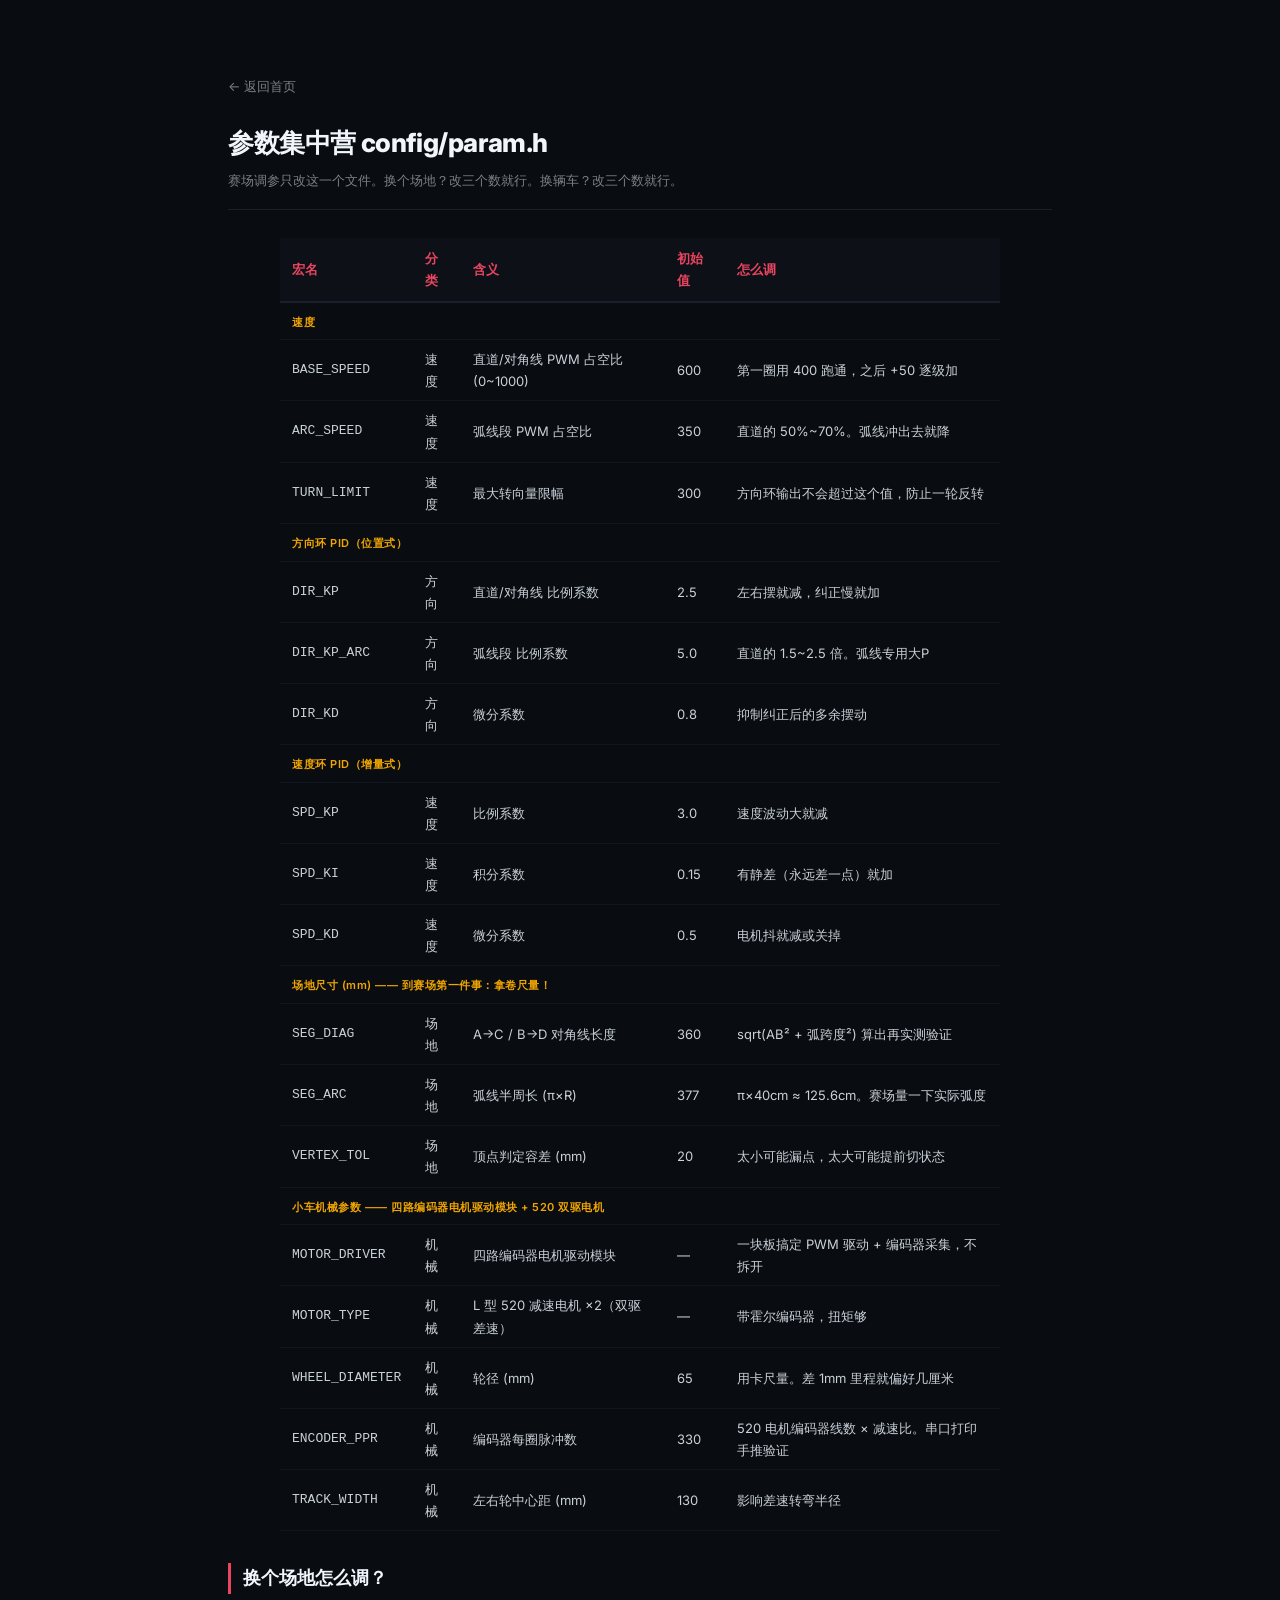
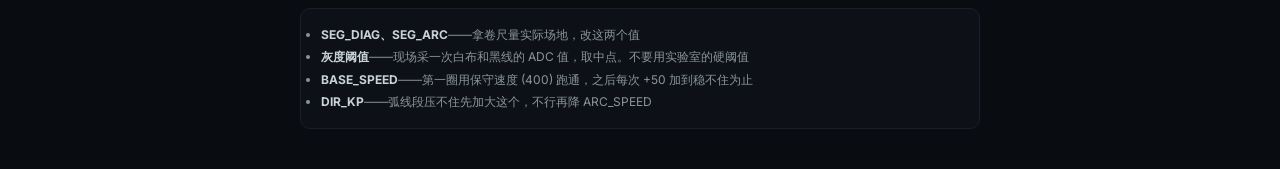
<file: params.html>
<!DOCTYPE html>
<html lang="zh-CN">
<head>
<meta charset="UTF-8"><meta name="viewport" content="width=device-width, initial-scale=1.0">
<title>参数表 · 电赛练习题</title><link rel="stylesheet" href="style.css">
</head>
<body>
<div class="container">
<a class="back" href="index.html">&larr; 返回首页</a>
<div class="page-head"><h1>参数集中营 config/param.h</h1><div class="sub">赛场调参只改这一个文件。换个场地？改三个数就行。换辆车？改三个数就行。</div></div>

<table class="tbl">
<tr><th>宏名</th><th>分类</th><th>含义</th><th>初始值</th><th>怎么调</th></tr>

<tr><td class="cat" colspan="5">速度</td></tr>
<tr><td style="font-family:monospace">BASE_SPEED</td><td>速度</td><td>直道/对角线 PWM 占空比 (0~1000)</td><td>600</td><td>第一圈用 400 跑通，之后 +50 逐级加</td></tr>
<tr><td style="font-family:monospace">ARC_SPEED</td><td>速度</td><td>弧线段 PWM 占空比</td><td>350</td><td>直道的 50%~70%。弧线冲出去就降</td></tr>
<tr><td style="font-family:monospace">TURN_LIMIT</td><td>速度</td><td>最大转向量限幅</td><td>300</td><td>方向环输出不会超过这个值，防止一轮反转</td></tr>

<tr><td class="cat" colspan="5">方向环 PID（位置式）</td></tr>
<tr><td style="font-family:monospace">DIR_KP</td><td>方向</td><td>直道/对角线 比例系数</td><td>2.5</td><td>左右摆就减，纠正慢就加</td></tr>
<tr><td style="font-family:monospace">DIR_KP_ARC</td><td>方向</td><td>弧线段 比例系数</td><td>5.0</td><td>直道的 1.5~2.5 倍。弧线专用大P</td></tr>
<tr><td style="font-family:monospace">DIR_KD</td><td>方向</td><td>微分系数</td><td>0.8</td><td>抑制纠正后的多余摆动</td></tr>

<tr><td class="cat" colspan="5">速度环 PID（增量式）</td></tr>
<tr><td style="font-family:monospace">SPD_KP</td><td>速度</td><td>比例系数</td><td>3.0</td><td>速度波动大就减</td></tr>
<tr><td style="font-family:monospace">SPD_KI</td><td>速度</td><td>积分系数</td><td>0.15</td><td>有静差（永远差一点）就加</td></tr>
<tr><td style="font-family:monospace">SPD_KD</td><td>速度</td><td>微分系数</td><td>0.5</td><td>电机抖就减或关掉</td></tr>

<tr><td class="cat" colspan="5">场地尺寸 (mm) —— 到赛场第一件事：拿卷尺量！</td></tr>
<tr><td style="font-family:monospace">SEG_DIAG</td><td>场地</td><td>A→C / B→D 对角线长度</td><td>360</td><td>sqrt(AB² + 弧跨度²) 算出再实测验证</td></tr>
<tr><td style="font-family:monospace">SEG_ARC</td><td>场地</td><td>弧线半周长 (π×R)</td><td>377</td><td>π×40cm ≈ 125.6cm。赛场量一下实际弧度</td></tr>
<tr><td style="font-family:monospace">VERTEX_TOL</td><td>场地</td><td>顶点判定容差 (mm)</td><td>20</td><td>太小可能漏点，太大可能提前切状态</td></tr>

<tr><td class="cat" colspan="5">小车机械参数 —— 四路编码器电机驱动模块 + 520 双驱电机</td></tr>
<tr><td style="font-family:monospace">MOTOR_DRIVER</td><td>机械</td><td>四路编码器电机驱动模块</td><td>&mdash;</td><td>一块板搞定 PWM 驱动 + 编码器采集，不拆开</td></tr>
<tr><td style="font-family:monospace">MOTOR_TYPE</td><td>机械</td><td>L 型 520 减速电机 ×2（双驱差速）</td><td>&mdash;</td><td>带霍尔编码器，扭矩够</td></tr>
<tr><td style="font-family:monospace">WHEEL_DIAMETER</td><td>机械</td><td>轮径 (mm)</td><td>65</td><td>用卡尺量。差 1mm 里程就偏好几厘米</td></tr>
<tr><td style="font-family:monospace">ENCODER_PPR</td><td>机械</td><td>编码器每圈脉冲数</td><td>330</td><td>520 电机编码器线数 × 减速比。串口打印手推验证</td></tr>
<tr><td style="font-family:monospace">TRACK_WIDTH</td><td>机械</td><td>左右轮中心距 (mm)</td><td>130</td><td>影响差速转弯半径</td></tr>
</table>

<div class="sec-title">换个场地怎么调？</div>
<div class="call">
  <ul>
    <li><b>SEG_DIAG、SEG_ARC</b>——拿卷尺量实际场地，改这两个值</li>
    <li><b>灰度阈值</b>——现场采一次白布和黑线的 ADC 值，取中点。不要用实验室的硬阈值</li>
    <li><b>BASE_SPEED</b>——第一圈用保守速度 (400) 跑通，之后每次 +50 加到稳不住为止</li>
    <li><b>DIR_KP</b>——弧线段压不住先加大这个，不行再降 ARC_SPEED</li>
  </ul>
</div>

</div>
</body>
</html>
</file>
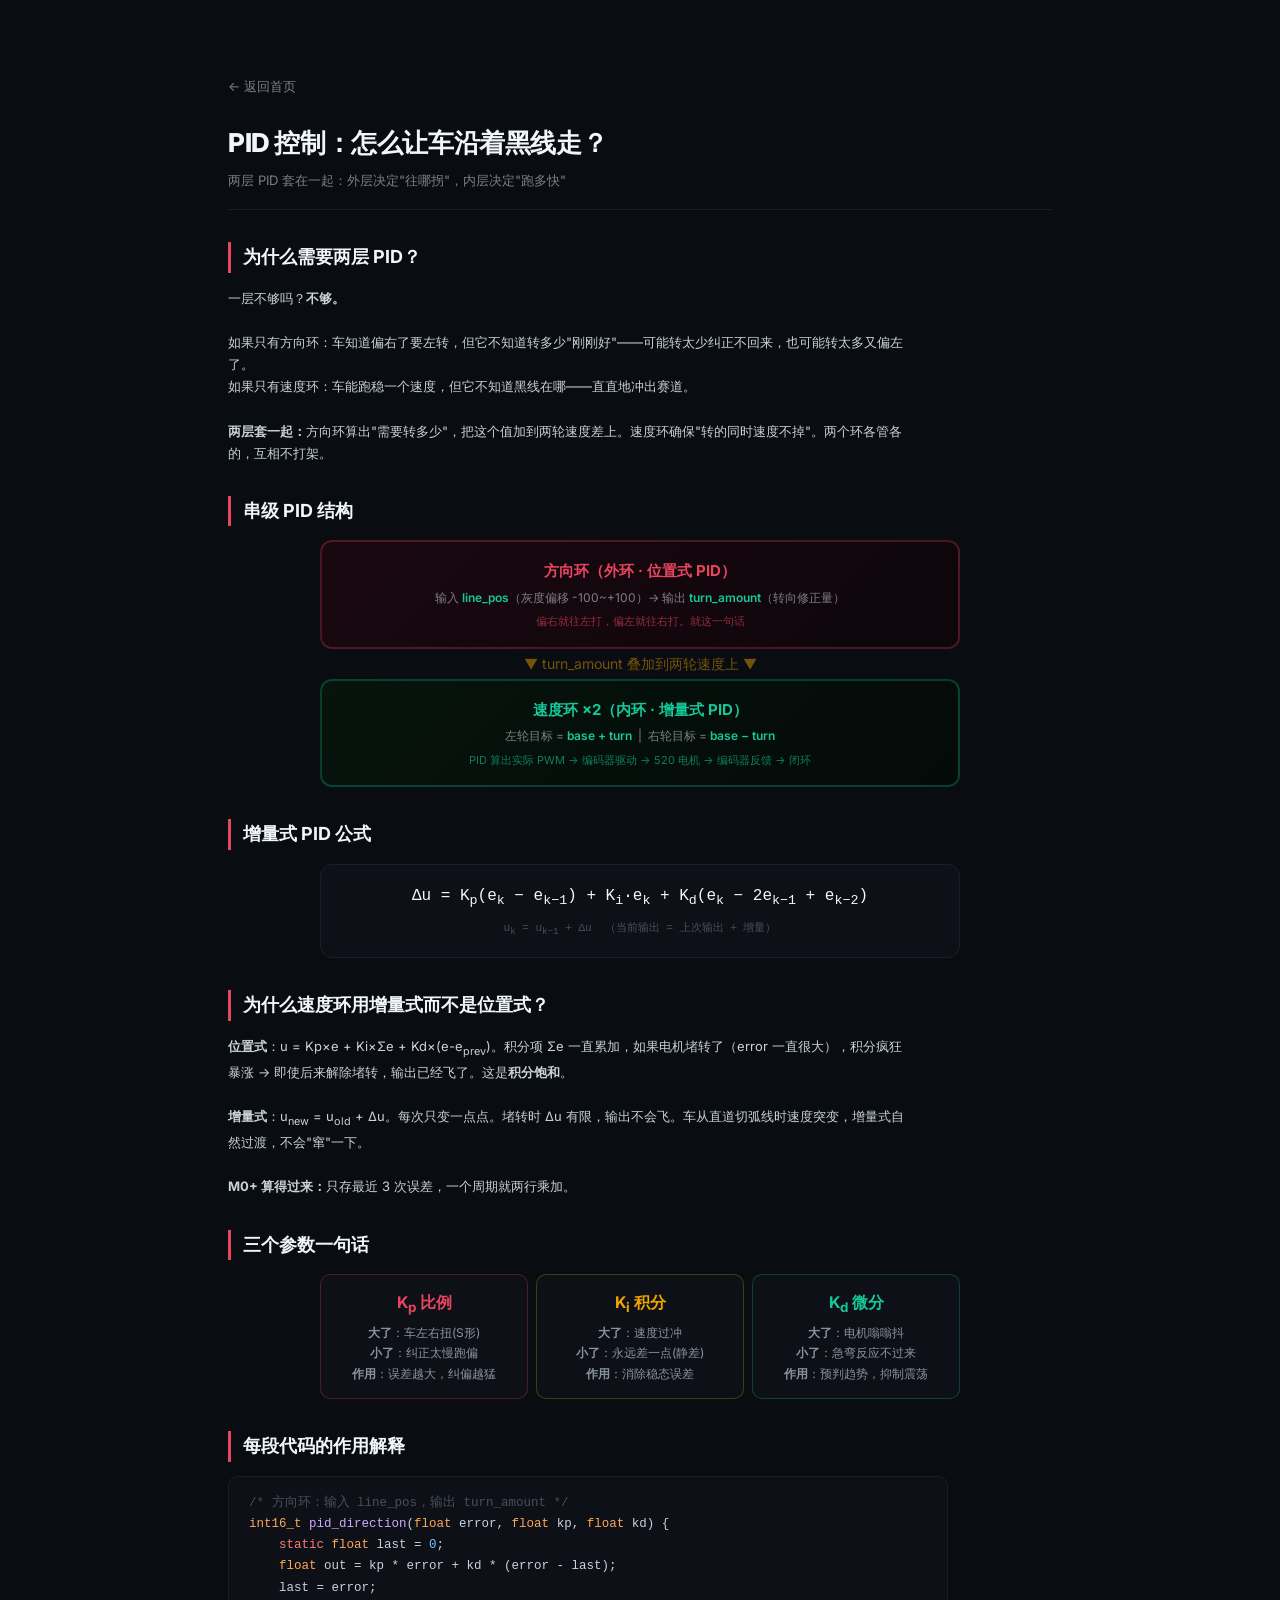
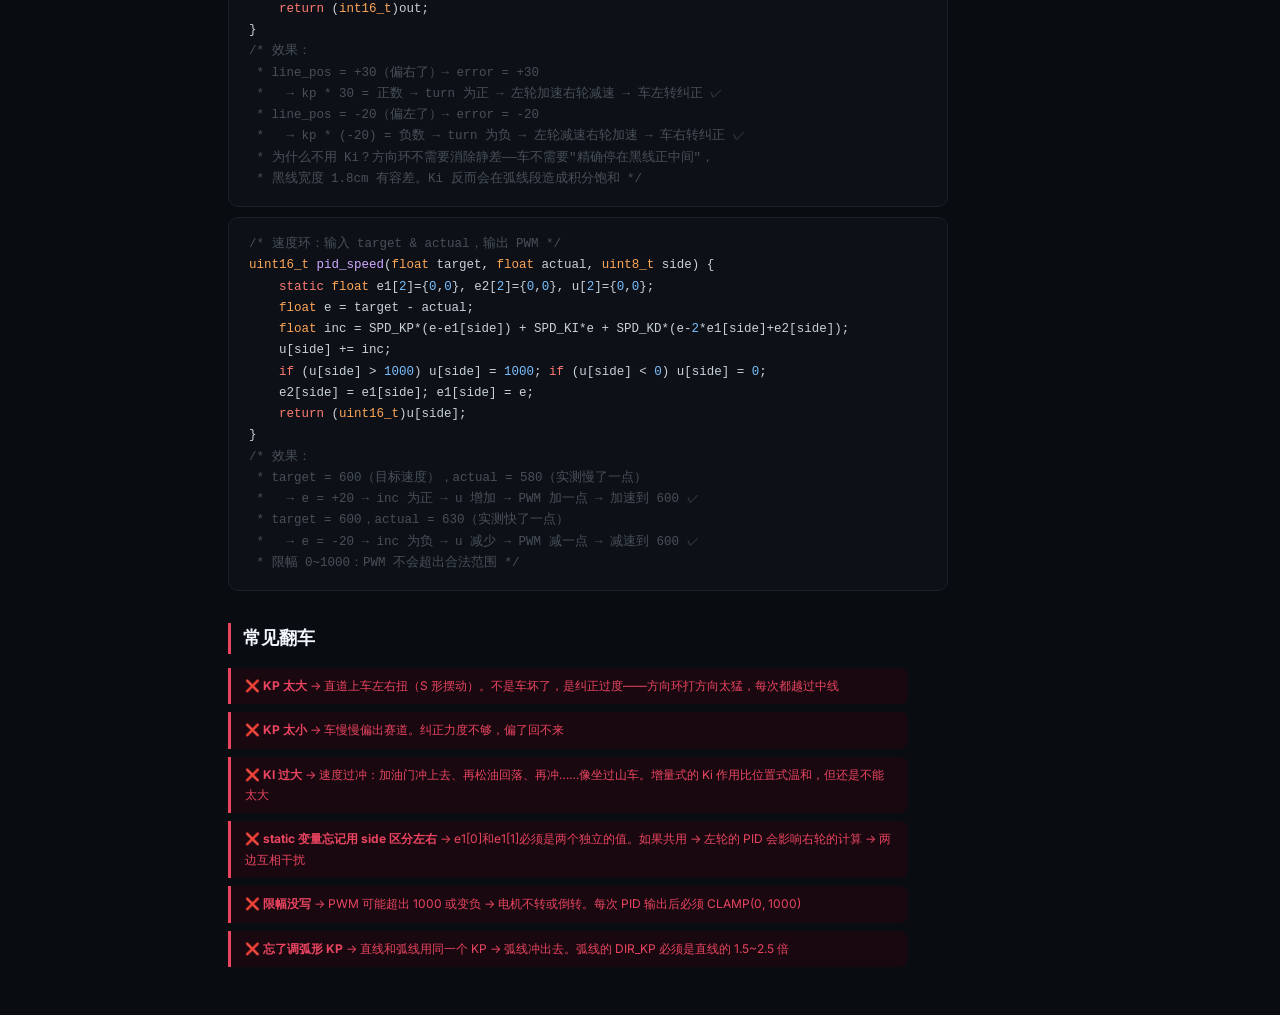
<file: pid.html>
<!DOCTYPE html>
<html lang="zh-CN">
<head>
<meta charset="UTF-8"><meta name="viewport" content="width=device-width, initial-scale=1.0">
<title>PID控制 · 电赛练习题</title><link rel="stylesheet" href="style.css">
<style>.fail-inline{background:#1a0810;border-left:3px solid #e94560;border-radius:0 8px 8px 0;padding:8px 14px;margin:8px 0;font-size:12px;color:#e94560;max-width:680px}</style>
</head>
<body>
<div class="container">
<a class="back" href="index.html">&larr; 返回首页</a>
<div class="page-head"><h1>PID 控制：怎么让车沿着黑线走？</h1><div class="sub">两层 PID 套在一起：外层决定"往哪拐"，内层决定"跑多快"</div></div>

<div class="sec-title">为什么需要两层 PID？</div>
<div style="max-width:680px;font-size:13px;color:#c9d1d9;line-height:1.7;">
  一层不够吗？<b>不够。</b>
  <br><br>如果只有方向环：车知道偏右了要左转，但它不知道转多少"刚刚好"——可能转太少纠正不回来，也可能转太多又偏左了。
  <br>如果只有速度环：车能跑稳一个速度，但它不知道黑线在哪——直直地冲出赛道。
  <br><br><b>两层套一起：</b>方向环算出"需要转多少"，把这个值加到两轮速度差上。速度环确保"转的同时速度不掉"。两个环各管各的，互相不打架。
</div>

<div class="sec-title">串级 PID 结构</div>
<div class="pidbox outer">
  <div class="pn">方向环（外环 · 位置式 PID）</div>
  <div class="pio">输入 <span>line_pos</span>（灰度偏移 -100~+100）→ 输出 <span>turn_amount</span>（转向修正量）</div>
  <div style="margin-top:4px;font-size:11px;color:#e9456099;">偏右就往左打，偏左就往右打。就这一句话</div>
</div>
<div class="pidarr">▼ turn_amount 叠加到两轮速度上 ▼</div>
<div class="pidbox inner">
  <div class="pn">速度环 ×2（内环 · 增量式 PID）</div>
  <div class="pio">左轮目标 = <span>base + turn</span> &nbsp;|&nbsp; 右轮目标 = <span>base &minus; turn</span></div>
  <div style="margin-top:4px;font-size:11px;color:#16c79a99;">PID 算出实际 PWM → 编码器驱动 → 520 电机 → 编码器反馈 → 闭环</div>
</div>

<div class="sec-title">增量式 PID 公式</div>
<div class="formbox" style="font-size:16px;color:#f0f6fc;">
  &Delta;u = K<sub>p</sub>(e<sub>k</sub> &minus; e<sub>k&minus;1</sub>) + K<sub>i</sub>·e<sub>k</sub> + K<sub>d</sub>(e<sub>k</sub> &minus; 2e<sub>k&minus;1</sub> + e<sub>k&minus;2</sub>)
  <div style="font-size:11px;color:#484f58;margin-top:6px;">u<sub>k</sub> = u<sub>k&minus;1</sub> + &Delta;u &nbsp;（当前输出 = 上次输出 + 增量）</div>
</div>

<div class="sec-title">为什么速度环用增量式而不是位置式？</div>
<div style="max-width:680px;font-size:13px;color:#c9d1d9;line-height:1.7;">
  <b>位置式</b>：u = Kp×e + Ki×Σe + Kd×(e-e<sub>prev</sub>)。积分项 Σe 一直累加，如果电机堵转了（error 一直很大），积分疯狂暴涨 → 即使后来解除堵转，输出已经飞了。这是<b>积分饱和</b>。
  <br><br><b>增量式</b>：u<sub>new</sub> = u<sub>old</sub> + Δu。每次只变一点点。堵转时 Δu 有限，输出不会飞。车从直道切弧线时速度突变，增量式自然过渡，不会"窜"一下。
  <br><br><b>M0+ 算得过来：</b>只存最近 3 次误差，一个周期就两行乘加。
</div>

<div class="sec-title">三个参数一句话</div>
<div class="pgrid">
  <div style="background:#0d1117;border:1.5px solid #e9456044;border-radius:10px;padding:14px;text-align:center">
    <div style="color:#e94560;font-weight:700;font-size:16px">K<sub>p</sub> 比例</div>
    <div style="font-size:12px;color:#8b949e;margin-top:4px"><b>大了</b>：车左右扭(S形)<br><b>小了</b>：纠正太慢跑偏<br><b>作用</b>：误差越大，纠偏越猛</div>
  </div>
  <div style="background:#0d1117;border:1.5px solid #f0a50044;border-radius:10px;padding:14px;text-align:center">
    <div style="color:#f0a500;font-weight:700;font-size:16px">K<sub>i</sub> 积分</div>
    <div style="font-size:12px;color:#8b949e;margin-top:4px"><b>大了</b>：速度过冲<br><b>小了</b>：永远差一点(静差)<br><b>作用</b>：消除稳态误差</div>
  </div>
  <div style="background:#0d1117;border:1.5px solid #16c79a44;border-radius:10px;padding:14px;text-align:center">
    <div style="color:#16c79a;font-weight:700;font-size:16px">K<sub>d</sub> 微分</div>
    <div style="font-size:12px;color:#8b949e;margin-top:4px"><b>大了</b>：电机嗡嗡抖<br><b>小了</b>：急弯反应不过来<br><b>作用</b>：预判趋势，抑制震荡</div>
  </div>
</div>

<div class="sec-title">每段代码的作用解释</div>
<div class="code" style="max-width:720px"><span class="cm">/* 方向环：输入 line_pos，输出 turn_amount */</span>
<span class="ty">int16_t</span> <span class="fn">pid_direction</span>(<span class="ty">float</span> error, <span class="ty">float</span> kp, <span class="ty">float</span> kd) {
    <span class="kw">static</span> <span class="ty">float</span> last = <span class="num">0</span>;
    <span class="ty">float</span> out = kp * error + kd * (error - last);
    last = error;
    <span class="kw">return</span> (<span class="ty">int16_t</span>)out;
}
<span class="cm">/* 效果：
 * line_pos = +30（偏右了）→ error = +30
 *   → kp * 30 = 正数 → turn 为正 → 左轮加速右轮减速 → 车左转纠正 ✓
 * line_pos = -20（偏左了）→ error = -20
 *   → kp * (-20) = 负数 → turn 为负 → 左轮减速右轮加速 → 车右转纠正 ✓
 * 为什么不用 Ki？方向环不需要消除静差——车不需要"精确停在黑线正中间"，
 * 黑线宽度 1.8cm 有容差。Ki 反而会在弧线段造成积分饱和 */</span></div>

<div class="code" style="max-width:720px"><span class="cm">/* 速度环：输入 target & actual，输出 PWM */</span>
<span class="ty">uint16_t</span> <span class="fn">pid_speed</span>(<span class="ty">float</span> target, <span class="ty">float</span> actual, <span class="ty">uint8_t</span> side) {
    <span class="kw">static</span> <span class="ty">float</span> e1[<span class="num">2</span>]={<span class="num">0</span>,<span class="num">0</span>}, e2[<span class="num">2</span>]={<span class="num">0</span>,<span class="num">0</span>}, u[<span class="num">2</span>]={<span class="num">0</span>,<span class="num">0</span>};
    <span class="ty">float</span> e = target - actual;
    <span class="ty">float</span> inc = SPD_KP*(e-e1[side]) + SPD_KI*e + SPD_KD*(e-<span class="num">2</span>*e1[side]+e2[side]);
    u[side] += inc;
    <span class="kw">if</span> (u[side] > <span class="num">1000</span>) u[side] = <span class="num">1000</span>; <span class="kw">if</span> (u[side] &lt; <span class="num">0</span>) u[side] = <span class="num">0</span>;
    e2[side] = e1[side]; e1[side] = e;
    <span class="kw">return</span> (<span class="ty">uint16_t</span>)u[side];
}
<span class="cm">/* 效果：
 * target = 600（目标速度），actual = 580（实测慢了一点）
 *   → e = +20 → inc 为正 → u 增加 → PWM 加一点 → 加速到 600 ✓
 * target = 600，actual = 630（实测快了一点）
 *   → e = -20 → inc 为负 → u 减少 → PWM 减一点 → 减速到 600 ✓
 * 限幅 0~1000：PWM 不会超出合法范围 */</span></div>

<div class="sec-title">常见翻车</div>
<div class="fail-inline">❌ <b>KP 太大</b> → 直道上车左右扭（S 形摆动）。不是车坏了，是纠正过度——方向环打方向太猛，每次都越过中线</div>
<div class="fail-inline">❌ <b>KP 太小</b> → 车慢慢偏出赛道。纠正力度不够，偏了回不来</div>
<div class="fail-inline">❌ <b> KI 过大</b> → 速度过冲：加油门冲上去、再松油回落、再冲……像坐过山车。增量式的 Ki 作用比位置式温和，但还是不能太大</div>
<div class="fail-inline">❌ <b>static 变量忘记用 side 区分左右</b> → e1[0]和e1[1]必须是两个独立的值。如果共用 → 左轮的 PID 会影响右轮的计算 → 两边互相干扰</div>
<div class="fail-inline">❌ <b>限幅没写</b> → PWM 可能超出 1000 或变负 → 电机不转或倒转。每次 PID 输出后必须 CLAMP(0, 1000)</div>
<div class="fail-inline">❌ <b>忘了调弧形 KP</b> → 直线和弧线用同一个 KP → 弧线冲出去。弧线的 DIR_KP 必须是直线的 1.5~2.5 倍</div>
</div>

</div></body></html>
</file>
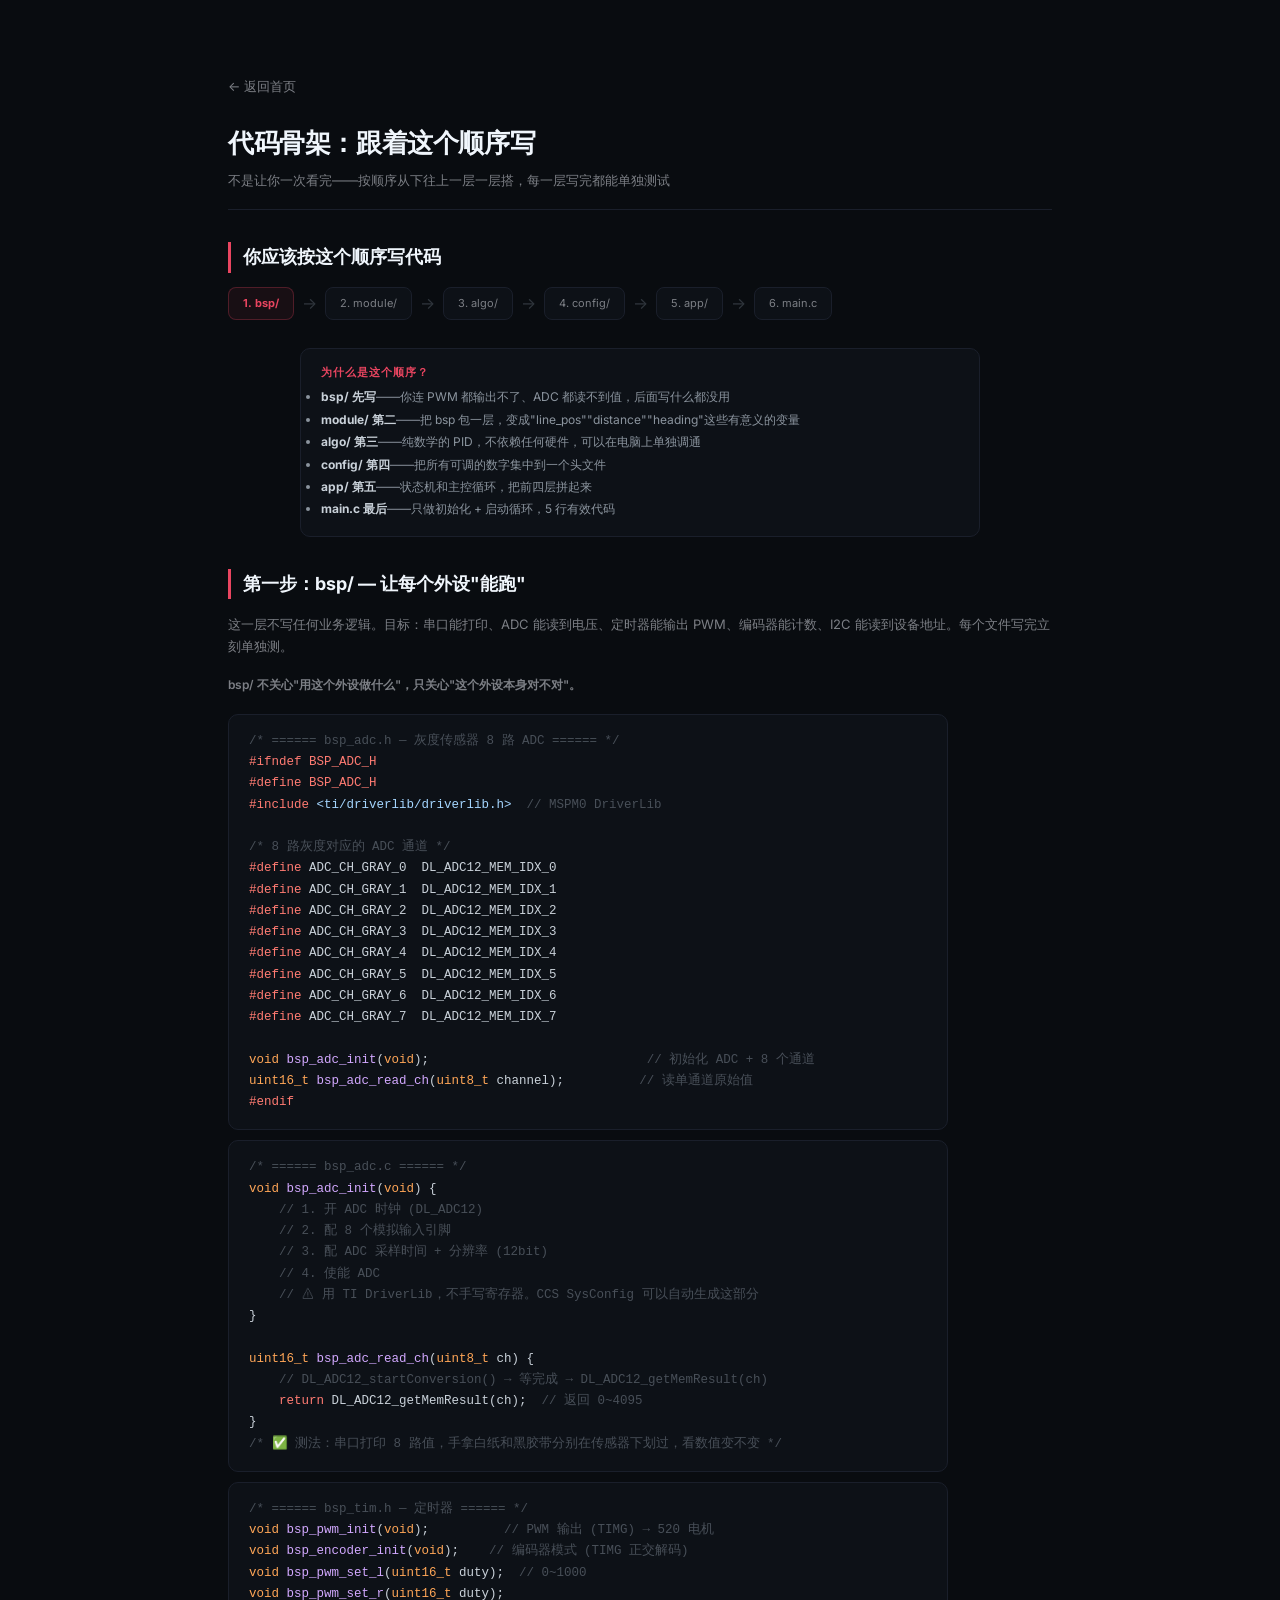
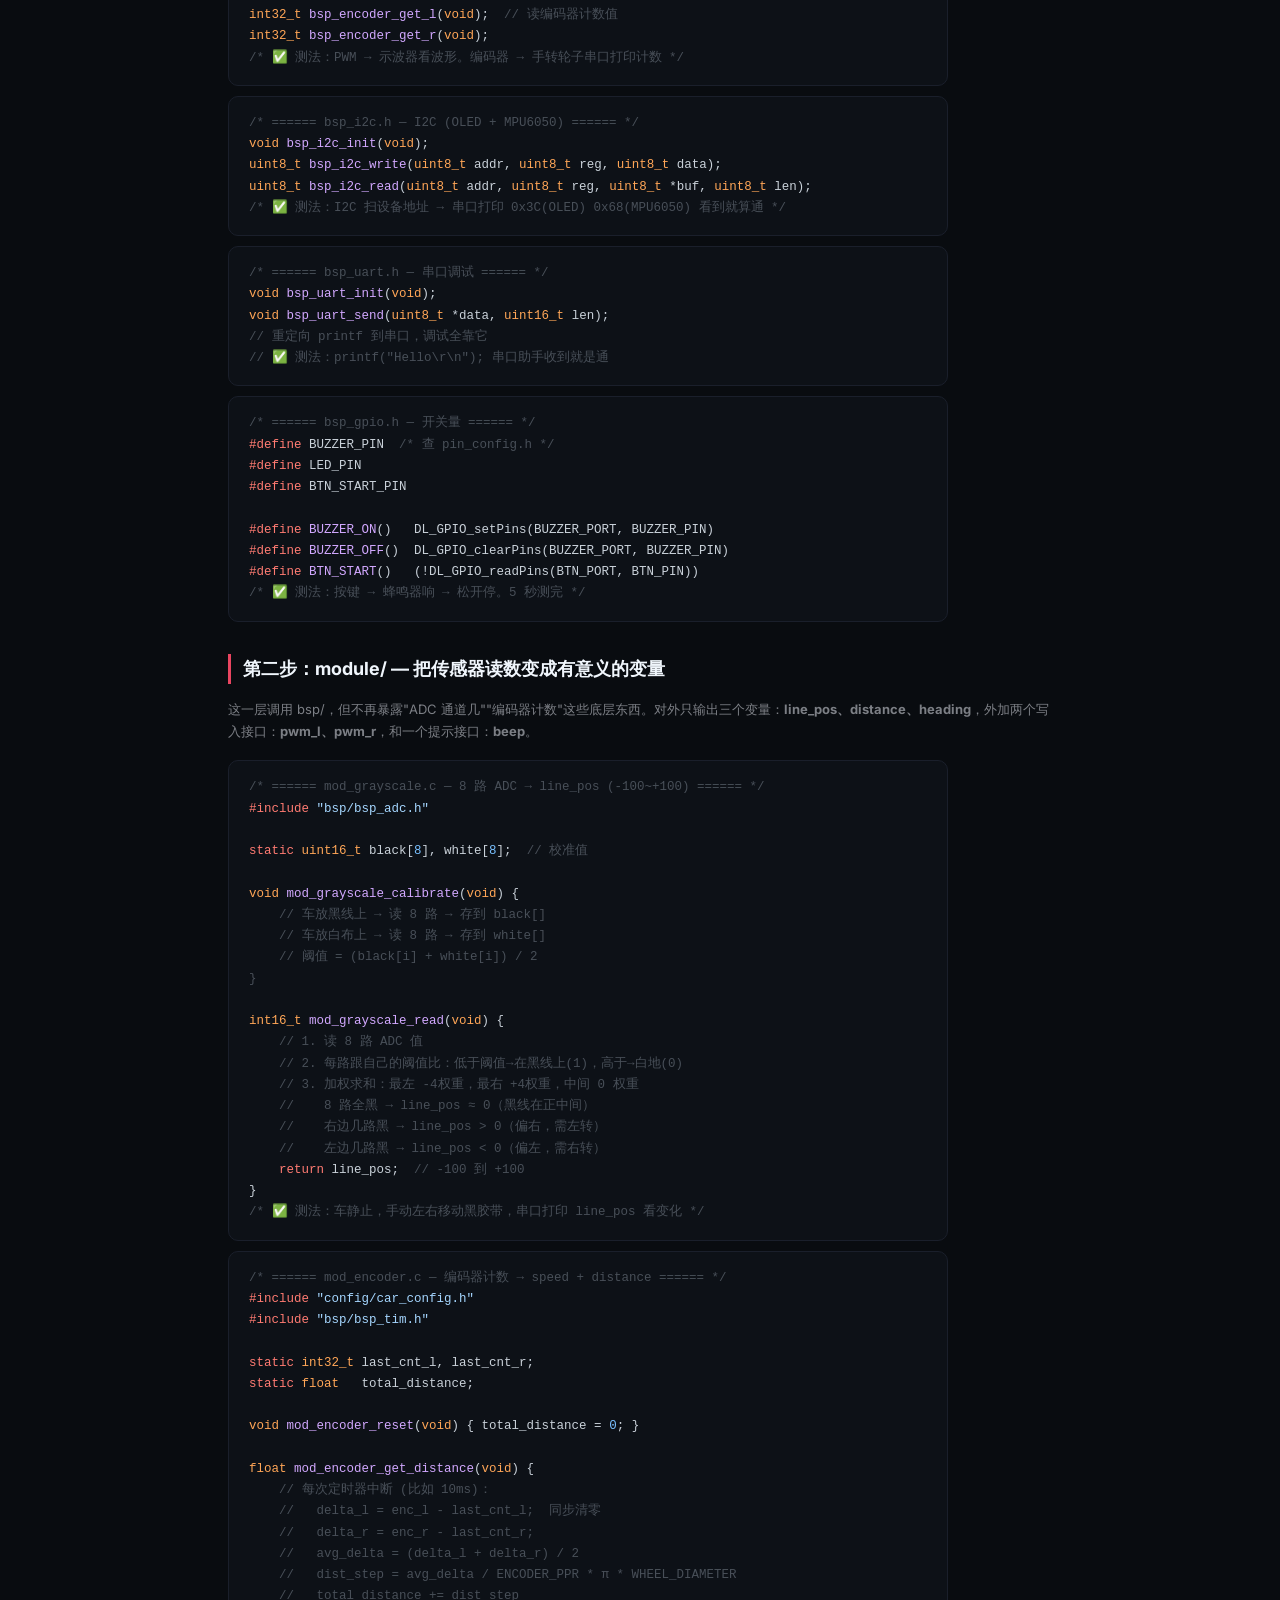
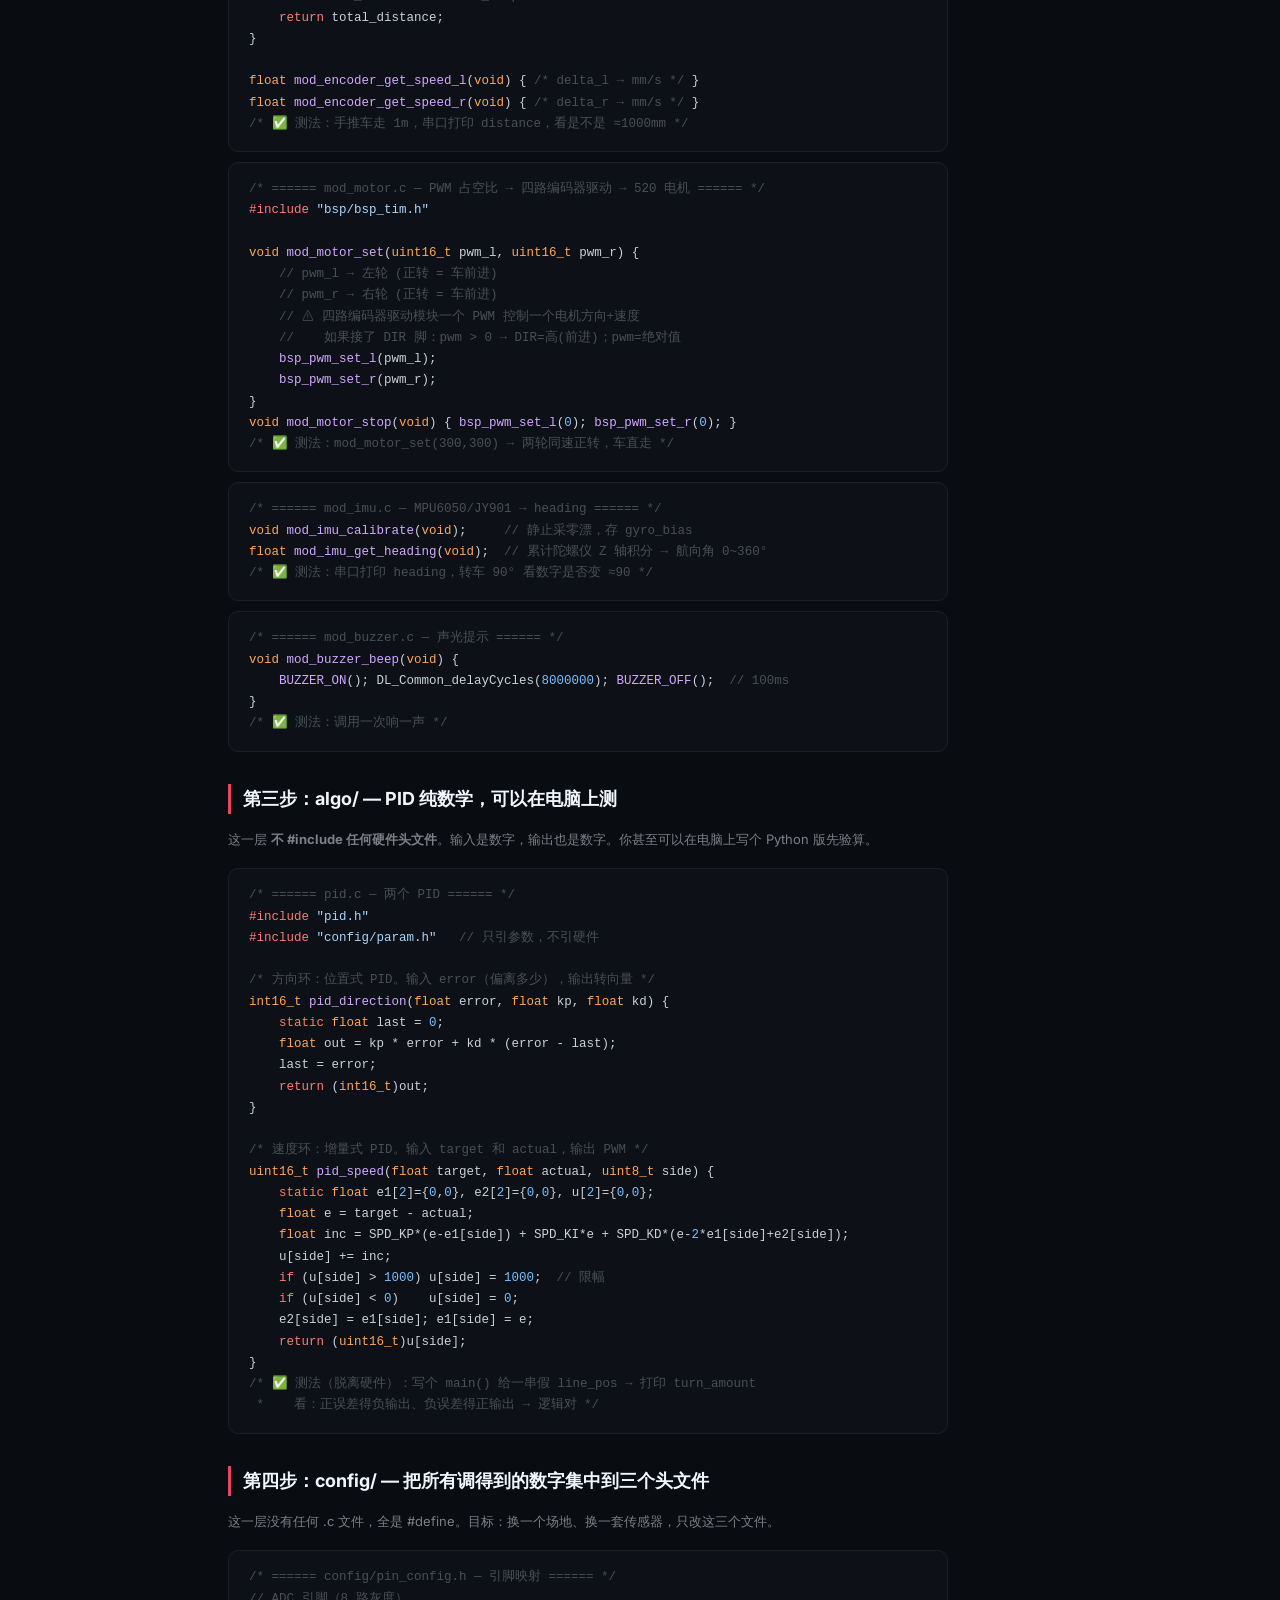
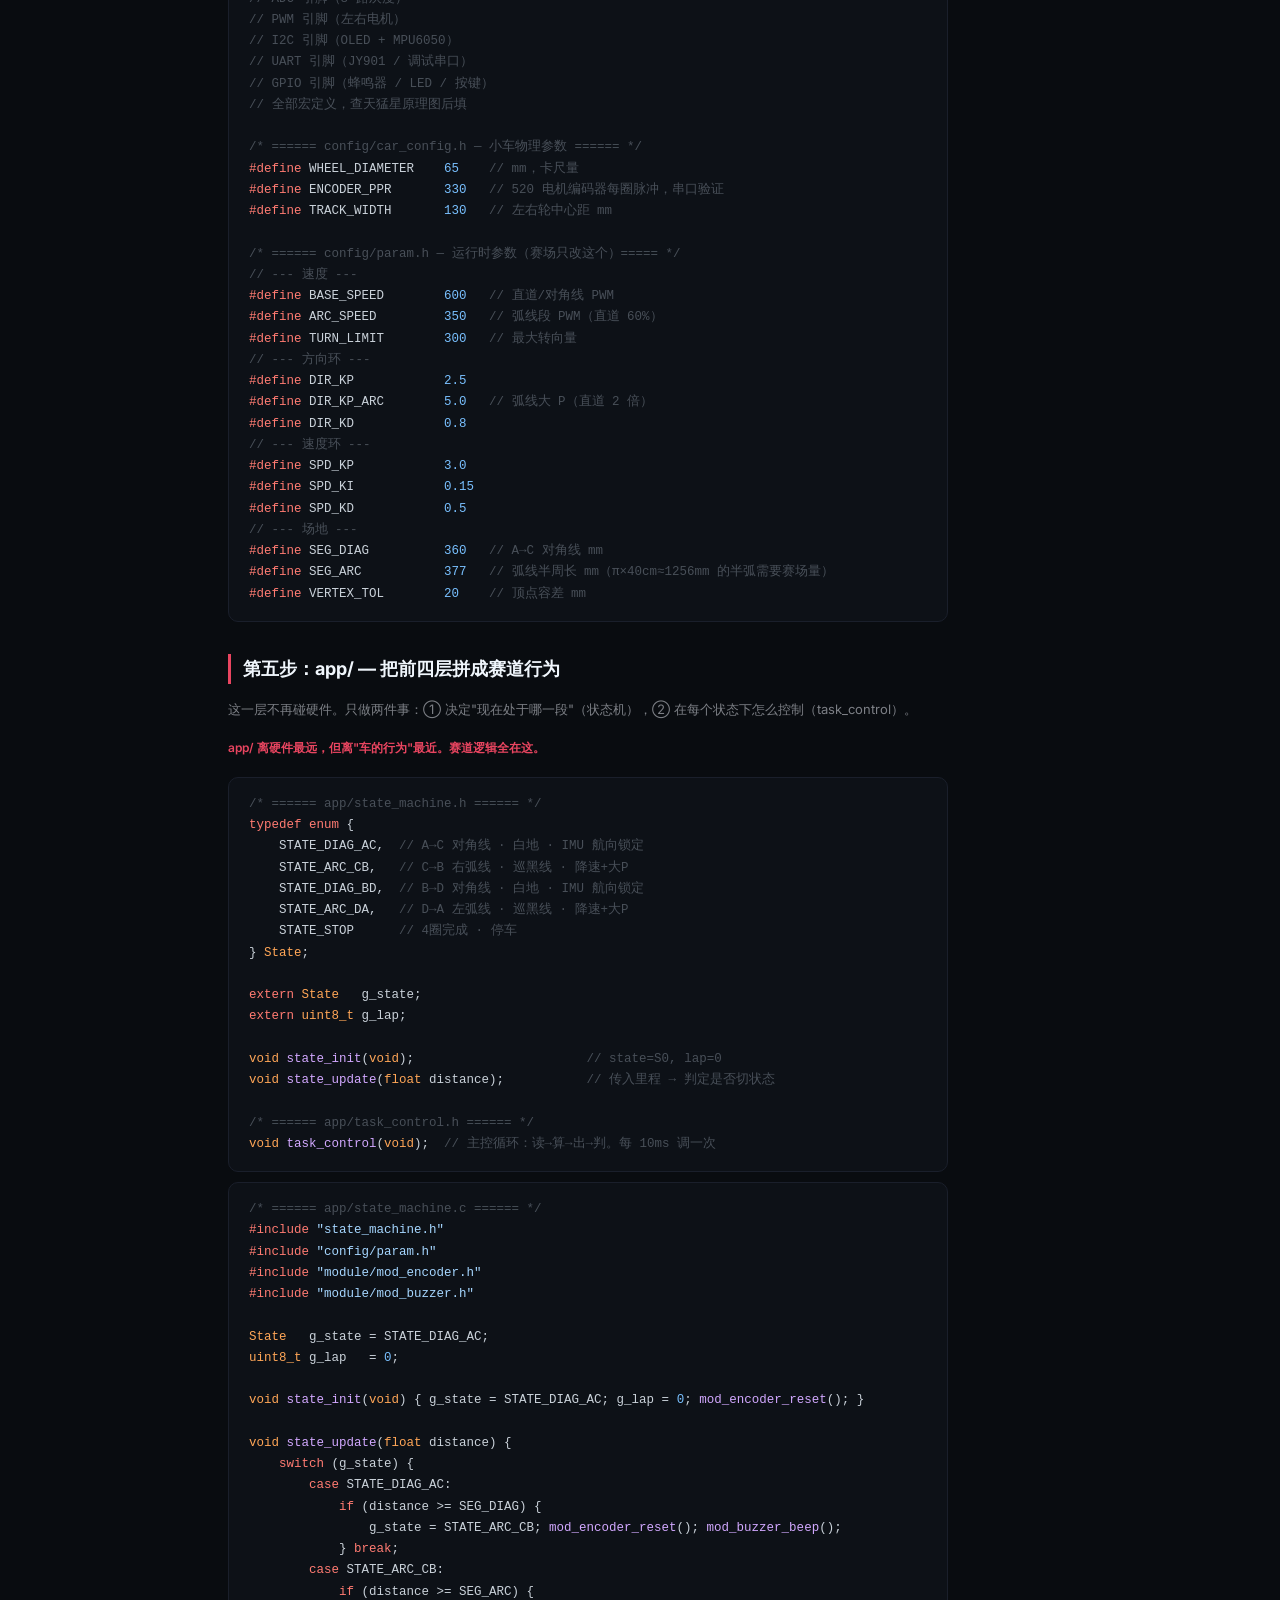
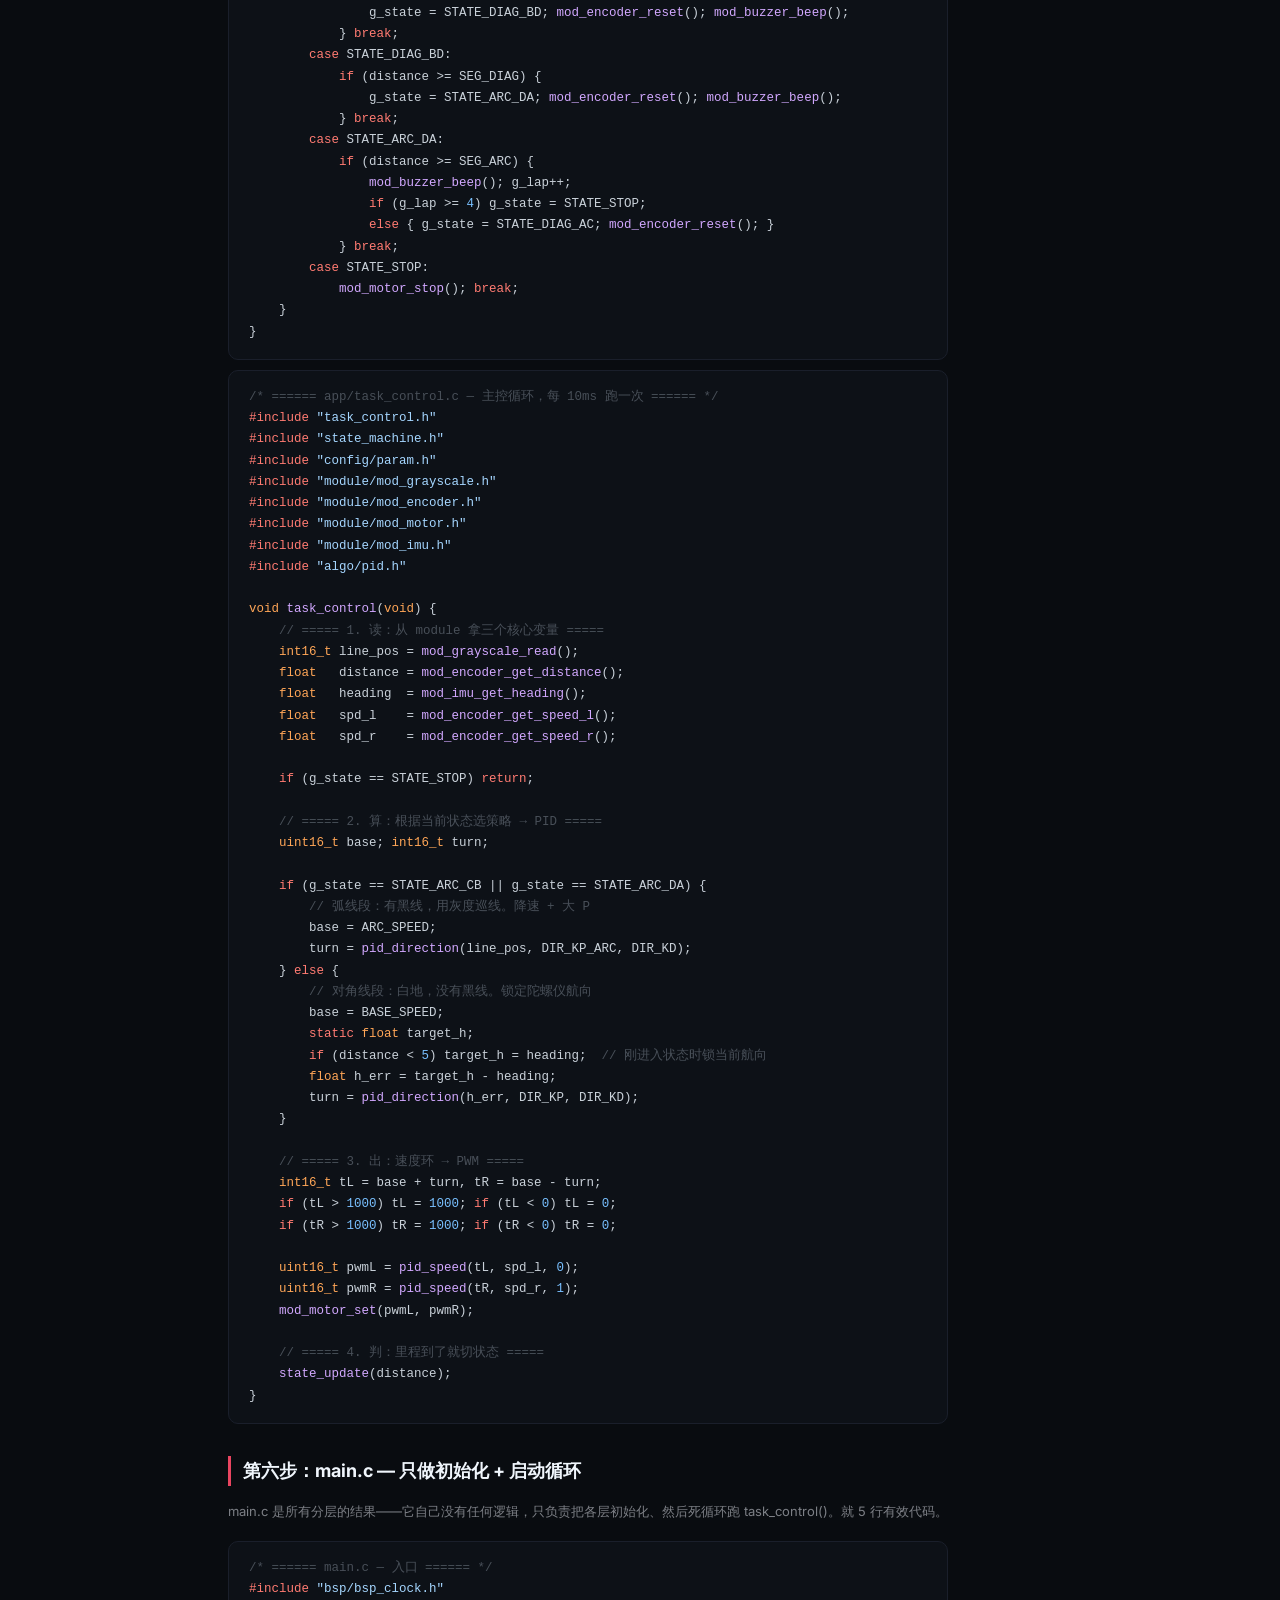
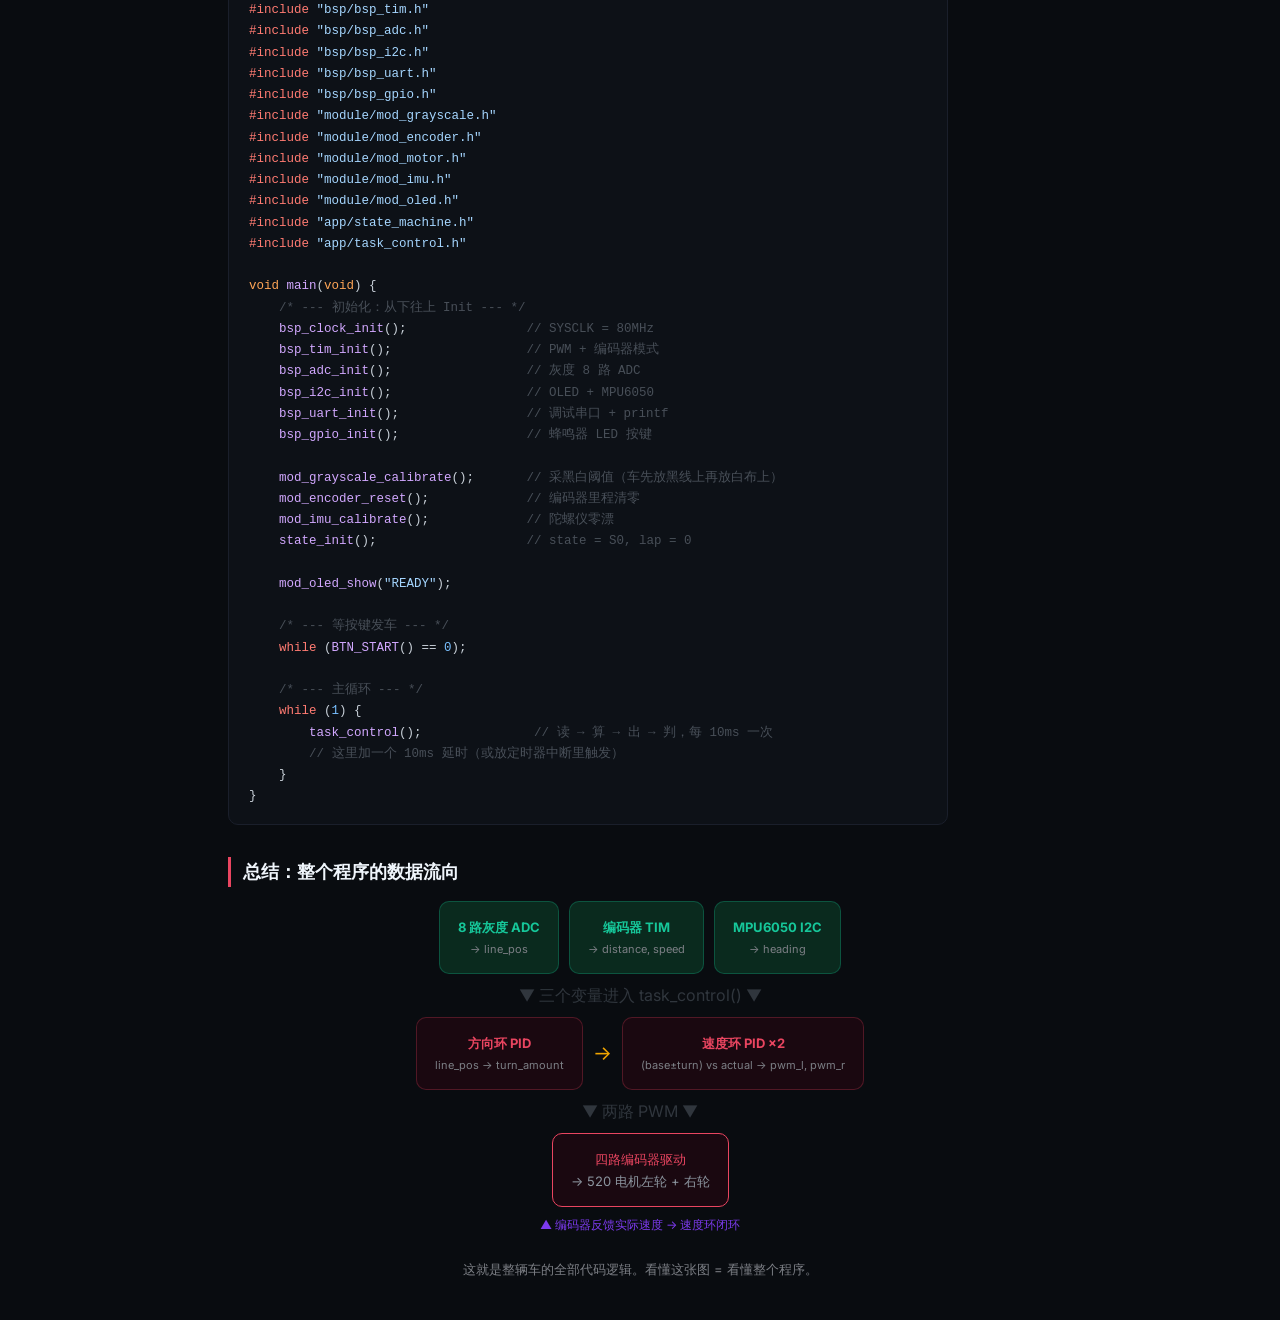
<file: skeleton.html>
<!DOCTYPE html>
<html lang="zh-CN">
<head>
<meta charset="UTF-8"><meta name="viewport" content="width=device-width, initial-scale=1.0">
<title>代码骨架 · 电赛练习题</title><link rel="stylesheet" href="style.css">
<style>
.roadmap{display:flex;gap:8px;flex-wrap:wrap;margin-bottom:28px}
.roadmap .rm{background:#0d1117;border:1px solid #1a1f2b;border-radius:8px;padding:6px 14px;font-size:11px;color:#7c7f85;white-space:nowrap}
.roadmap .rm.now{background:#e9456011;border-color:#e9456044;color:#e94560;font-weight:700}

.flow-box{border-radius:10px;padding:14px 18px;text-align:center;font-size:13px}
.flow-s{background:#0a2a1e;border:1.5px solid #16c79a44}
.flow-s .fname{color:#16c79a;font-weight:700}
.flow-s .fio{font-size:11px;color:#7c7f85;margin-top:2px}
.flow-m{background:#1a0810;border:1.5px solid #e9456044}
.flow-m .fname{color:#e94560;font-weight:700}
.flow-m .fio{font-size:11px;color:#7c7f85;margin-top:2px}
.flow-arr{text-align:center;color:#30363d;font-size:16px;padding:2px 0}
.flow-row{display:flex;gap:10px;justify-content:center;flex-wrap:wrap;margin:6px 0}
</style>
</head>
<body>
<div class="container">
<a class="back" href="index.html">&larr; 返回首页</a>
<div class="page-head">
  <h1>代码骨架：跟着这个顺序写</h1>
  <div class="sub">不是让你一次看完——按顺序从下往上一层一层搭，每一层写完都能单独测试</div>
</div>

<!-- ====== 编写顺序路线图 ====== -->
<div class="sec-title">你应该按这个顺序写代码</div>
<div class="roadmap">
  <div class="rm now">1. bsp/</div>
  <span style="color:#30363d;display:flex;align-items:center;">→</span>
  <div class="rm">2. module/</div>
  <span style="color:#30363d;display:flex;align-items:center;">→</span>
  <div class="rm">3. algo/</div>
  <span style="color:#30363d;display:flex;align-items:center;">→</span>
  <div class="rm">4. config/</div>
  <span style="color:#30363d;display:flex;align-items:center;">→</span>
  <div class="rm">5. app/</div>
  <span style="color:#30363d;display:flex;align-items:center;">→</span>
  <div class="rm">6. main.c</div>
</div>
<div class="call" style="margin-bottom:28px;">
  <div class="cttl">为什么是这个顺序？</div>
  <ul>
    <li><b>bsp/ 先写</b>——你连 PWM 都输出不了、ADC 都读不到值，后面写什么都没用</li>
    <li><b>module/ 第二</b>——把 bsp 包一层，变成"line_pos""distance""heading"这些有意义的变量</li>
    <li><b>algo/ 第三</b>——纯数学的 PID，不依赖任何硬件，可以在电脑上单独调通</li>
    <li><b>config/ 第四</b>——把所有可调的数字集中到一个头文件</li>
    <li><b>app/ 第五</b>——状态机和主控循环，把前四层拼起来</li>
    <li><b>main.c 最后</b>——只做初始化 + 启动循环，5 行有效代码</li>
  </ul>
</div>

<!-- ================================================================ -->
<!-- 第 1 步：bsp -->
<!-- ================================================================ -->
<div class="sec-title">第一步：bsp/ — 让每个外设"能跑"</div>

<div class="sec-sub">这一层不写任何业务逻辑。目标：串口能打印、ADC 能读到电压、定时器能输出 PWM、编码器能计数、I2C 能读到设备地址。每个文件写完立刻单独测。</div>

<div class="sec-sub" style="font-size:12px;color:#7c7f85;font-weight:600;margin-top:16px;">bsp/ 不关心"用这个外设做什么"，只关心"这个外设本身对不对"。</div>

<div class="code"><span class="cm">/* ====== bsp_adc.h — 灰度传感器 8 路 ADC ====== */</span>
<span class="kw">#ifndef BSP_ADC_H</span>
<span class="kw">#define BSP_ADC_H</span>
<span class="kw">#include</span> <span class="str">&lt;ti/driverlib/driverlib.h&gt;</span>  <span class="cm">// MSPM0 DriverLib</span>

<span class="cm">/* 8 路灰度对应的 ADC 通道 */</span>
<span class="kw">#define</span> ADC_CH_GRAY_0  DL_ADC12_MEM_IDX_0
<span class="kw">#define</span> ADC_CH_GRAY_1  DL_ADC12_MEM_IDX_1
<span class="kw">#define</span> ADC_CH_GRAY_2  DL_ADC12_MEM_IDX_2
<span class="kw">#define</span> ADC_CH_GRAY_3  DL_ADC12_MEM_IDX_3
<span class="kw">#define</span> ADC_CH_GRAY_4  DL_ADC12_MEM_IDX_4
<span class="kw">#define</span> ADC_CH_GRAY_5  DL_ADC12_MEM_IDX_5
<span class="kw">#define</span> ADC_CH_GRAY_6  DL_ADC12_MEM_IDX_6
<span class="kw">#define</span> ADC_CH_GRAY_7  DL_ADC12_MEM_IDX_7

<span class="ty">void</span> <span class="fn">bsp_adc_init</span>(<span class="ty">void</span>);                             <span class="cm">// 初始化 ADC + 8 个通道</span>
<span class="ty">uint16_t</span> <span class="fn">bsp_adc_read_ch</span>(<span class="ty">uint8_t</span> channel);          <span class="cm">// 读单通道原始值</span>
<span class="kw">#endif</span></div>

<div class="code"><span class="cm">/* ====== bsp_adc.c ====== */</span>
<span class="ty">void</span> <span class="fn">bsp_adc_init</span>(<span class="ty">void</span>) {
    <span class="cm">// 1. 开 ADC 时钟 (DL_ADC12)</span>
    <span class="cm">// 2. 配 8 个模拟输入引脚</span>
    <span class="cm">// 3. 配 ADC 采样时间 + 分辨率 (12bit)</span>
    <span class="cm">// 4. 使能 ADC</span>
    <span class="cm">// ⚠ 用 TI DriverLib，不手写寄存器。CCS SysConfig 可以自动生成这部分</span>
}

<span class="ty">uint16_t</span> <span class="fn">bsp_adc_read_ch</span>(<span class="ty">uint8_t</span> ch) {
    <span class="cm">// DL_ADC12_startConversion() → 等完成 → DL_ADC12_getMemResult(ch)</span>
    <span class="kw">return</span> DL_ADC12_getMemResult(ch);  <span class="cm">// 返回 0~4095</span>
}
<span class="cm">/* ✅ 测法：串口打印 8 路值，手拿白纸和黑胶带分别在传感器下划过，看数值变不变 */</span></div>

<div class="code"><span class="cm">/* ====== bsp_tim.h — 定时器 ====== */</span>
<span class="ty">void</span> <span class="fn">bsp_pwm_init</span>(<span class="ty">void</span>);          <span class="cm">// PWM 输出 (TIMG) → 520 电机</span>
<span class="ty">void</span> <span class="fn">bsp_encoder_init</span>(<span class="ty">void</span>);    <span class="cm">// 编码器模式 (TIMG 正交解码)</span>
<span class="ty">void</span> <span class="fn">bsp_pwm_set_l</span>(<span class="ty">uint16_t</span> duty);  <span class="cm">// 0~1000</span>
<span class="ty">void</span> <span class="fn">bsp_pwm_set_r</span>(<span class="ty">uint16_t</span> duty);
<span class="ty">int32_t</span> <span class="fn">bsp_encoder_get_l</span>(<span class="ty">void</span>);  <span class="cm">// 读编码器计数值</span>
<span class="ty">int32_t</span> <span class="fn">bsp_encoder_get_r</span>(<span class="ty">void</span>);
<span class="cm">/* ✅ 测法：PWM → 示波器看波形。编码器 → 手转轮子串口打印计数 */</span></div>

<div class="code"><span class="cm">/* ====== bsp_i2c.h — I2C (OLED + MPU6050) ====== */</span>
<span class="ty">void</span> <span class="fn">bsp_i2c_init</span>(<span class="ty">void</span>);
<span class="ty">uint8_t</span> <span class="fn">bsp_i2c_write</span>(<span class="ty">uint8_t</span> addr, <span class="ty">uint8_t</span> reg, <span class="ty">uint8_t</span> data);
<span class="ty">uint8_t</span> <span class="fn">bsp_i2c_read</span>(<span class="ty">uint8_t</span> addr, <span class="ty">uint8_t</span> reg, <span class="ty">uint8_t</span> *buf, <span class="ty">uint8_t</span> len);
<span class="cm">/* ✅ 测法：I2C 扫设备地址 → 串口打印 0x3C(OLED) 0x68(MPU6050) 看到就算通 */</span></div>

<div class="code"><span class="cm">/* ====== bsp_uart.h — 串口调试 ====== */</span>
<span class="ty">void</span> <span class="fn">bsp_uart_init</span>(<span class="ty">void</span>);
<span class="ty">void</span> <span class="fn">bsp_uart_send</span>(<span class="ty">uint8_t</span> *data, <span class="ty">uint16_t</span> len);
<span class="cm">// 重定向 printf 到串口，调试全靠它
// ✅ 测法：printf("Hello\r\n"); 串口助手收到就是通</span></div>

<div class="code"><span class="cm">/* ====== bsp_gpio.h — 开关量 ====== */</span>
<span class="kw">#define</span> BUZZER_PIN  <span class="cm">/* 查 pin_config.h */</span>
<span class="kw">#define</span> LED_PIN
<span class="kw">#define</span> BTN_START_PIN

<span class="kw">#define</span> <span class="fn">BUZZER_ON</span>()   DL_GPIO_setPins(BUZZER_PORT, BUZZER_PIN)
<span class="kw">#define</span> <span class="fn">BUZZER_OFF</span>()  DL_GPIO_clearPins(BUZZER_PORT, BUZZER_PIN)
<span class="kw">#define</span> <span class="fn">BTN_START</span>()   (!DL_GPIO_readPins(BTN_PORT, BTN_PIN))
<span class="cm">/* ✅ 测法：按键 → 蜂鸣器响 → 松开停。5 秒测完 */</span></div>

<!-- ================================================================ -->
<!-- 第 2 步：module -->
<!-- ================================================================ -->
<div class="sec-title">第二步：module/ — 把传感器读数变成有意义的变量</div>
<div class="sec-sub">这一层调用 bsp/，但不再暴露"ADC 通道几""编码器计数"这些底层东西。对外只输出三个变量：<b>line_pos、distance、heading</b>，外加两个写入接口：<b>pwm_l、pwm_r</b>，和一个提示接口：<b>beep</b>。</div>

<div class="code"><span class="cm">/* ====== mod_grayscale.c — 8 路 ADC → line_pos (-100~+100) ====== */</span>
<span class="kw">#include</span> <span class="str">"bsp/bsp_adc.h"</span>

<span class="kw">static</span> <span class="ty">uint16_t</span> black[<span class="num">8</span>], white[<span class="num">8</span>];  <span class="cm">// 校准值</span>

<span class="ty">void</span> <span class="fn">mod_grayscale_calibrate</span>(<span class="ty">void</span>) {
    <span class="cm">// 车放黑线上 → 读 8 路 → 存到 black[]
    // 车放白布上 → 读 8 路 → 存到 white[]
    // 阈值 = (black[i] + white[i]) / 2
}</span>

<span class="ty">int16_t</span> <span class="fn">mod_grayscale_read</span>(<span class="ty">void</span>) {
    <span class="cm">// 1. 读 8 路 ADC 值
    // 2. 每路跟自己的阈值比：低于阈值→在黑线上(1)，高于→白地(0)
    // 3. 加权求和：最左 -4权重，最右 +4权重，中间 0 权重
    //    8 路全黑 → line_pos ≈ 0（黑线在正中间）
    //    右边几路黑 → line_pos > 0（偏右，需左转）
    //    左边几路黑 → line_pos < 0（偏左，需右转）</span>
    <span class="kw">return</span> line_pos;  <span class="cm">// -100 到 +100</span>
}
<span class="cm">/* ✅ 测法：车静止，手动左右移动黑胶带，串口打印 line_pos 看变化 */</span></div>

<div class="code"><span class="cm">/* ====== mod_encoder.c — 编码器计数 → speed + distance ====== */</span>
<span class="kw">#include</span> <span class="str">"config/car_config.h"</span>
<span class="kw">#include</span> <span class="str">"bsp/bsp_tim.h"</span>

<span class="kw">static</span> <span class="ty">int32_t</span> last_cnt_l, last_cnt_r;
<span class="kw">static</span> <span class="ty">float</span>   total_distance;

<span class="ty">void</span> <span class="fn">mod_encoder_reset</span>(<span class="ty">void</span>) { total_distance = <span class="num">0</span>; }

<span class="ty">float</span> <span class="fn">mod_encoder_get_distance</span>(<span class="ty">void</span>) {
    <span class="cm">// 每次定时器中断 (比如 10ms)：
    //   delta_l = enc_l - last_cnt_l;  同步清零
    //   delta_r = enc_r - last_cnt_r;
    //   avg_delta = (delta_l + delta_r) / 2
    //   dist_step = avg_delta / ENCODER_PPR * π * WHEEL_DIAMETER
    //   total_distance += dist_step</span>
    <span class="kw">return</span> total_distance;
}

<span class="ty">float</span> <span class="fn">mod_encoder_get_speed_l</span>(<span class="ty">void</span>) { <span class="cm">/* delta_l → mm/s */</span> }
<span class="ty">float</span> <span class="fn">mod_encoder_get_speed_r</span>(<span class="ty">void</span>) { <span class="cm">/* delta_r → mm/s */</span> }
<span class="cm">/* ✅ 测法：手推车走 1m，串口打印 distance，看是不是 ≈1000mm */</span></div>

<div class="code"><span class="cm">/* ====== mod_motor.c — PWM 占空比 → 四路编码器驱动 → 520 电机 ====== */</span>
<span class="kw">#include</span> <span class="str">"bsp/bsp_tim.h"</span>

<span class="ty">void</span> <span class="fn">mod_motor_set</span>(<span class="ty">uint16_t</span> pwm_l, <span class="ty">uint16_t</span> pwm_r) {
    <span class="cm">// pwm_l → 左轮 (正转 = 车前进)
    // pwm_r → 右轮 (正转 = 车前进)
    // ⚠ 四路编码器驱动模块一个 PWM 控制一个电机方向+速度
    //    如果接了 DIR 脚：pwm > 0 → DIR=高(前进)；pwm=绝对值</span>
    <span class="fn">bsp_pwm_set_l</span>(pwm_l);
    <span class="fn">bsp_pwm_set_r</span>(pwm_r);
}
<span class="ty">void</span> <span class="fn">mod_motor_stop</span>(<span class="ty">void</span>) { <span class="fn">bsp_pwm_set_l</span>(<span class="num">0</span>); <span class="fn">bsp_pwm_set_r</span>(<span class="num">0</span>); }
<span class="cm">/* ✅ 测法：mod_motor_set(300,300) → 两轮同速正转，车直走 */</span></div>

<div class="code"><span class="cm">/* ====== mod_imu.c — MPU6050/JY901 → heading ====== */</span>
<span class="ty">void</span> <span class="fn">mod_imu_calibrate</span>(<span class="ty">void</span>);     <span class="cm">// 静止采零漂，存 gyro_bias</span>
<span class="ty">float</span> <span class="fn">mod_imu_get_heading</span>(<span class="ty">void</span>);  <span class="cm">// 累计陀螺仪 Z 轴积分 → 航向角 0~360°</span>
<span class="cm">/* ✅ 测法：串口打印 heading，转车 90° 看数字是否变 ≈90 */</span></div>

<div class="code"><span class="cm">/* ====== mod_buzzer.c — 声光提示 ====== */</span>
<span class="ty">void</span> <span class="fn">mod_buzzer_beep</span>(<span class="ty">void</span>) {
    <span class="fn">BUZZER_ON</span>(); DL_Common_delayCycles(<span class="num">8000000</span>); <span class="fn">BUZZER_OFF</span>();  <span class="cm">// 100ms</span>
}
<span class="cm">/* ✅ 测法：调用一次响一声 */</span></div>

<!-- ================================================================ -->
<!-- 第 3 步：algo -->
<!-- ================================================================ -->
<div class="sec-title">第三步：algo/ — PID 纯数学，可以在电脑上测</div>
<div class="sec-sub">这一层 <b>不 #include 任何硬件头文件</b>。输入是数字，输出也是数字。你甚至可以在电脑上写个 Python 版先验算。</div>

<div class="code"><span class="cm">/* ====== pid.c — 两个 PID ====== */</span>
<span class="kw">#include</span> <span class="str">"pid.h"</span>
<span class="kw">#include</span> <span class="str">"config/param.h"</span>   <span class="cm">// 只引参数，不引硬件</span>

<span class="cm">/* 方向环：位置式 PID。输入 error（偏离多少），输出转向量 */</span>
<span class="ty">int16_t</span> <span class="fn">pid_direction</span>(<span class="ty">float</span> error, <span class="ty">float</span> kp, <span class="ty">float</span> kd) {
    <span class="kw">static</span> <span class="ty">float</span> last = <span class="num">0</span>;
    <span class="ty">float</span> out = kp * error + kd * (error - last);
    last = error;
    <span class="kw">return</span> (<span class="ty">int16_t</span>)out;
}

<span class="cm">/* 速度环：增量式 PID。输入 target 和 actual，输出 PWM */</span>
<span class="ty">uint16_t</span> <span class="fn">pid_speed</span>(<span class="ty">float</span> target, <span class="ty">float</span> actual, <span class="ty">uint8_t</span> side) {
    <span class="kw">static</span> <span class="ty">float</span> e1[<span class="num">2</span>]={<span class="num">0</span>,<span class="num">0</span>}, e2[<span class="num">2</span>]={<span class="num">0</span>,<span class="num">0</span>}, u[<span class="num">2</span>]={<span class="num">0</span>,<span class="num">0</span>};
    <span class="ty">float</span> e = target - actual;
    <span class="ty">float</span> inc = SPD_KP*(e-e1[side]) + SPD_KI*e + SPD_KD*(e-<span class="num">2</span>*e1[side]+e2[side]);
    u[side] += inc;
    <span class="kw">if</span> (u[side] > <span class="num">1000</span>) u[side] = <span class="num">1000</span>;  <span class="cm">// 限幅</span>
    <span class="kw">if</span> (u[side] &lt; <span class="num">0</span>)    u[side] = <span class="num">0</span>;
    e2[side] = e1[side]; e1[side] = e;
    <span class="kw">return</span> (<span class="ty">uint16_t</span>)u[side];
}
<span class="cm">/* ✅ 测法（脱离硬件）：写个 main() 给一串假 line_pos → 打印 turn_amount
 *    看：正误差得负输出、负误差得正输出 → 逻辑对 */</span></div>

<!-- ================================================================ -->
<!-- 第 4 步：config -->
<!-- ================================================================ -->
<div class="sec-title">第四步：config/ — 把所有调得到的数字集中到三个头文件</div>
<div class="sec-sub">这一层没有任何 .c 文件，全是 #define。目标：换一个场地、换一套传感器，只改这三个文件。</div>

<div class="code"><span class="cm">/* ====== config/pin_config.h — 引脚映射 ====== */</span>
<span class="cm">// ADC 引脚（8 路灰度）
// PWM 引脚（左右电机）
// I2C 引脚（OLED + MPU6050）
// UART 引脚（JY901 / 调试串口）
// GPIO 引脚（蜂鸣器 / LED / 按键）
// 全部宏定义，查天猛星原理图后填</span>

<span class="cm">/* ====== config/car_config.h — 小车物理参数 ====== */</span>
<span class="kw">#define</span> WHEEL_DIAMETER    <span class="num">65</span>    <span class="cm">// mm，卡尺量</span>
<span class="kw">#define</span> ENCODER_PPR       <span class="num">330</span>   <span class="cm">// 520 电机编码器每圈脉冲，串口验证</span>
<span class="kw">#define</span> TRACK_WIDTH       <span class="num">130</span>   <span class="cm">// 左右轮中心距 mm</span>

<span class="cm">/* ====== config/param.h — 运行时参数（赛场只改这个）===== */</span>
<span class="cm">// --- 速度 ---</span>
<span class="kw">#define</span> BASE_SPEED        <span class="num">600</span>   <span class="cm">// 直道/对角线 PWM</span>
<span class="kw">#define</span> ARC_SPEED         <span class="num">350</span>   <span class="cm">// 弧线段 PWM（直道 60%）</span>
<span class="kw">#define</span> TURN_LIMIT        <span class="num">300</span>   <span class="cm">// 最大转向量</span>
<span class="cm">// --- 方向环 ---</span>
<span class="kw">#define</span> DIR_KP            <span class="num">2.5</span>
<span class="kw">#define</span> DIR_KP_ARC        <span class="num">5.0</span>   <span class="cm">// 弧线大 P（直道 2 倍）</span>
<span class="kw">#define</span> DIR_KD            <span class="num">0.8</span>
<span class="cm">// --- 速度环 ---</span>
<span class="kw">#define</span> SPD_KP            <span class="num">3.0</span>
<span class="kw">#define</span> SPD_KI            <span class="num">0.15</span>
<span class="kw">#define</span> SPD_KD            <span class="num">0.5</span>
<span class="cm">// --- 场地 ---</span>
<span class="kw">#define</span> SEG_DIAG          <span class="num">360</span>   <span class="cm">// A→C 对角线 mm</span>
<span class="kw">#define</span> SEG_ARC           <span class="num">377</span>   <span class="cm">// 弧线半周长 mm（π×40cm≈1256mm 的半弧需要赛场量）</span>
<span class="kw">#define</span> VERTEX_TOL        <span class="num">20</span>    <span class="cm">// 顶点容差 mm</span></div>

<!-- ================================================================ -->
<!-- 第 5 步：app -->
<!-- ================================================================ -->
<div class="sec-title">第五步：app/ — 把前四层拼成赛道行为</div>
<div class="sec-sub">这一层不再碰硬件。只做两件事：① 决定"现在处于哪一段"（状态机），② 在每个状态下怎么控制（task_control）。</div>

<div class="sec-sub" style="font-size:12px;color:#e94560;font-weight:600;">app/ 离硬件最远，但离"车的行为"最近。赛道逻辑全在这。</div>

<div class="code"><span class="cm">/* ====== app/state_machine.h ====== */</span>
<span class="kw">typedef enum</span> {
    STATE_DIAG_AC,  <span class="cm">// A→C 对角线 · 白地 · IMU 航向锁定</span>
    STATE_ARC_CB,   <span class="cm">// C→B 右弧线 · 巡黑线 · 降速+大P</span>
    STATE_DIAG_BD,  <span class="cm">// B→D 对角线 · 白地 · IMU 航向锁定</span>
    STATE_ARC_DA,   <span class="cm">// D→A 左弧线 · 巡黑线 · 降速+大P</span>
    STATE_STOP      <span class="cm">// 4圈完成 · 停车</span>
} <span class="ty">State</span>;

<span class="kw">extern</span> <span class="ty">State</span>   g_state;
<span class="kw">extern</span> <span class="ty">uint8_t</span> g_lap;

<span class="ty">void</span> <span class="fn">state_init</span>(<span class="ty">void</span>);                       <span class="cm">// state=S0, lap=0</span>
<span class="ty">void</span> <span class="fn">state_update</span>(<span class="ty">float</span> distance);           <span class="cm">// 传入里程 → 判定是否切状态</span>

<span class="cm">/* ====== app/task_control.h ====== */</span>
<span class="ty">void</span> <span class="fn">task_control</span>(<span class="ty">void</span>);  <span class="cm">// 主控循环：读→算→出→判。每 10ms 调一次</span></div>

<div class="code"><span class="cm">/* ====== app/state_machine.c ====== */</span>
<span class="kw">#include</span> <span class="str">"state_machine.h"</span>
<span class="kw">#include</span> <span class="str">"config/param.h"</span>
<span class="kw">#include</span> <span class="str">"module/mod_encoder.h"</span>
<span class="kw">#include</span> <span class="str">"module/mod_buzzer.h"</span>

<span class="ty">State</span>   g_state = STATE_DIAG_AC;
<span class="ty">uint8_t</span> g_lap   = <span class="num">0</span>;

<span class="ty">void</span> <span class="fn">state_init</span>(<span class="ty">void</span>) { g_state = STATE_DIAG_AC; g_lap = <span class="num">0</span>; <span class="fn">mod_encoder_reset</span>(); }

<span class="ty">void</span> <span class="fn">state_update</span>(<span class="ty">float</span> distance) {
    <span class="kw">switch</span> (g_state) {
        <span class="kw">case</span> STATE_DIAG_AC:
            <span class="kw">if</span> (distance >= SEG_DIAG) {
                g_state = STATE_ARC_CB; <span class="fn">mod_encoder_reset</span>(); <span class="fn">mod_buzzer_beep</span>();
            } <span class="kw">break</span>;
        <span class="kw">case</span> STATE_ARC_CB:
            <span class="kw">if</span> (distance >= SEG_ARC) {
                g_state = STATE_DIAG_BD; <span class="fn">mod_encoder_reset</span>(); <span class="fn">mod_buzzer_beep</span>();
            } <span class="kw">break</span>;
        <span class="kw">case</span> STATE_DIAG_BD:
            <span class="kw">if</span> (distance >= SEG_DIAG) {
                g_state = STATE_ARC_DA; <span class="fn">mod_encoder_reset</span>(); <span class="fn">mod_buzzer_beep</span>();
            } <span class="kw">break</span>;
        <span class="kw">case</span> STATE_ARC_DA:
            <span class="kw">if</span> (distance >= SEG_ARC) {
                <span class="fn">mod_buzzer_beep</span>(); g_lap++;
                <span class="kw">if</span> (g_lap >= <span class="num">4</span>) g_state = STATE_STOP;
                <span class="kw">else</span> { g_state = STATE_DIAG_AC; <span class="fn">mod_encoder_reset</span>(); }
            } <span class="kw">break</span>;
        <span class="kw">case</span> STATE_STOP:
            <span class="fn">mod_motor_stop</span>(); <span class="kw">break</span>;
    }
}</div>

<div class="code"><span class="cm">/* ====== app/task_control.c — 主控循环，每 10ms 跑一次 ====== */</span>
<span class="kw">#include</span> <span class="str">"task_control.h"</span>
<span class="kw">#include</span> <span class="str">"state_machine.h"</span>
<span class="kw">#include</span> <span class="str">"config/param.h"</span>
<span class="kw">#include</span> <span class="str">"module/mod_grayscale.h"</span>
<span class="kw">#include</span> <span class="str">"module/mod_encoder.h"</span>
<span class="kw">#include</span> <span class="str">"module/mod_motor.h"</span>
<span class="kw">#include</span> <span class="str">"module/mod_imu.h"</span>
<span class="kw">#include</span> <span class="str">"algo/pid.h"</span>

<span class="ty">void</span> <span class="fn">task_control</span>(<span class="ty">void</span>) {
    <span class="cm">// ===== 1. 读：从 module 拿三个核心变量 =====</span>
    <span class="ty">int16_t</span> line_pos = <span class="fn">mod_grayscale_read</span>();
    <span class="ty">float</span>   distance = <span class="fn">mod_encoder_get_distance</span>();
    <span class="ty">float</span>   heading  = <span class="fn">mod_imu_get_heading</span>();
    <span class="ty">float</span>   spd_l    = <span class="fn">mod_encoder_get_speed_l</span>();
    <span class="ty">float</span>   spd_r    = <span class="fn">mod_encoder_get_speed_r</span>();

    <span class="kw">if</span> (g_state == STATE_STOP) <span class="kw">return</span>;

    <span class="cm">// ===== 2. 算：根据当前状态选策略 → PID =====</span>
    <span class="ty">uint16_t</span> base; <span class="ty">int16_t</span> turn;

    <span class="kw">if</span> (g_state == STATE_ARC_CB || g_state == STATE_ARC_DA) {
        <span class="cm">// 弧线段：有黑线，用灰度巡线。降速 + 大 P</span>
        base = ARC_SPEED;
        turn = <span class="fn">pid_direction</span>(line_pos, DIR_KP_ARC, DIR_KD);
    } <span class="kw">else</span> {
        <span class="cm">// 对角线段：白地，没有黑线。锁定陀螺仪航向</span>
        base = BASE_SPEED;
        <span class="kw">static</span> <span class="ty">float</span> target_h;
        <span class="kw">if</span> (distance &lt; <span class="num">5</span>) target_h = heading;  <span class="cm">// 刚进入状态时锁当前航向</span>
        <span class="ty">float</span> h_err = target_h - heading;
        turn = <span class="fn">pid_direction</span>(h_err, DIR_KP, DIR_KD);
    }

    <span class="cm">// ===== 3. 出：速度环 → PWM =====</span>
    <span class="ty">int16_t</span> tL = base + turn, tR = base - turn;
    <span class="kw">if</span> (tL &gt; <span class="num">1000</span>) tL = <span class="num">1000</span>; <span class="kw">if</span> (tL &lt; <span class="num">0</span>) tL = <span class="num">0</span>;
    <span class="kw">if</span> (tR &gt; <span class="num">1000</span>) tR = <span class="num">1000</span>; <span class="kw">if</span> (tR &lt; <span class="num">0</span>) tR = <span class="num">0</span>;

    <span class="ty">uint16_t</span> pwmL = <span class="fn">pid_speed</span>(tL, spd_l, <span class="num">0</span>);
    <span class="ty">uint16_t</span> pwmR = <span class="fn">pid_speed</span>(tR, spd_r, <span class="num">1</span>);
    <span class="fn">mod_motor_set</span>(pwmL, pwmR);

    <span class="cm">// ===== 4. 判：里程到了就切状态 =====</span>
    <span class="fn">state_update</span>(distance);
}</div>

<!-- ================================================================ -->
<!-- 第 6 步：main.c -->
<!-- ================================================================ -->
<div class="sec-title">第六步：main.c — 只做初始化 + 启动循环</div>
<div class="sec-sub">main.c 是所有分层的结果——它自己没有任何逻辑，只负责把各层初始化、然后死循环跑 task_control()。就 5 行有效代码。</div>

<div class="code"><span class="cm">/* ====== main.c — 入口 ====== */</span>
<span class="kw">#include</span> <span class="str">"bsp/bsp_clock.h"</span>
<span class="kw">#include</span> <span class="str">"bsp/bsp_tim.h"</span>
<span class="kw">#include</span> <span class="str">"bsp/bsp_adc.h"</span>
<span class="kw">#include</span> <span class="str">"bsp/bsp_i2c.h"</span>
<span class="kw">#include</span> <span class="str">"bsp/bsp_uart.h"</span>
<span class="kw">#include</span> <span class="str">"bsp/bsp_gpio.h"</span>
<span class="kw">#include</span> <span class="str">"module/mod_grayscale.h"</span>
<span class="kw">#include</span> <span class="str">"module/mod_encoder.h"</span>
<span class="kw">#include</span> <span class="str">"module/mod_motor.h"</span>
<span class="kw">#include</span> <span class="str">"module/mod_imu.h"</span>
<span class="kw">#include</span> <span class="str">"module/mod_oled.h"</span>
<span class="kw">#include</span> <span class="str">"app/state_machine.h"</span>
<span class="kw">#include</span> <span class="str">"app/task_control.h"</span>

<span class="ty">void</span> <span class="fn">main</span>(<span class="ty">void</span>) {
    <span class="cm">/* --- 初始化：从下往上 Init --- */</span>
    <span class="fn">bsp_clock_init</span>();                <span class="cm">// SYSCLK = 80MHz</span>
    <span class="fn">bsp_tim_init</span>();                  <span class="cm">// PWM + 编码器模式</span>
    <span class="fn">bsp_adc_init</span>();                  <span class="cm">// 灰度 8 路 ADC</span>
    <span class="fn">bsp_i2c_init</span>();                  <span class="cm">// OLED + MPU6050</span>
    <span class="fn">bsp_uart_init</span>();                 <span class="cm">// 调试串口 + printf</span>
    <span class="fn">bsp_gpio_init</span>();                 <span class="cm">// 蜂鸣器 LED 按键</span>

    <span class="fn">mod_grayscale_calibrate</span>();       <span class="cm">// 采黑白阈值（车先放黑线上再放白布上）</span>
    <span class="fn">mod_encoder_reset</span>();             <span class="cm">// 编码器里程清零</span>
    <span class="fn">mod_imu_calibrate</span>();             <span class="cm">// 陀螺仪零漂</span>
    <span class="fn">state_init</span>();                    <span class="cm">// state = S0, lap = 0</span>

    <span class="fn">mod_oled_show</span>(<span class="str">"READY"</span>);

    <span class="cm">/* --- 等按键发车 --- */</span>
    <span class="kw">while</span> (<span class="fn">BTN_START</span>() == <span class="num">0</span>);

    <span class="cm">/* --- 主循环 --- */</span>
    <span class="kw">while</span> (<span class="num">1</span>) {
        <span class="fn">task_control</span>();               <span class="cm">// 读 → 算 → 出 → 判，每 10ms 一次</span>
        <span class="cm">// 这里加一个 10ms 延时（或放定时器中断里触发）</span>
    }
}</div>

<div class="sec-title">总结：整个程序的数据流向</div>
<div class="flow-row">
  <div class="flow-box flow-s"><div class="fname">8 路灰度 ADC</div><div class="fio">→ line_pos</div></div>
  <div class="flow-box flow-s"><div class="fname">编码器 TIM</div><div class="fio">→ distance, speed</div></div>
  <div class="flow-box flow-s"><div class="fname">MPU6050 I2C</div><div class="fio">→ heading</div></div>
</div>
<div class="flow-arr">▼ 三个变量进入 task_control() ▼</div>
<div class="flow-row">
  <div class="flow-box flow-m"><div class="fname">方向环 PID</div><div class="fio">line_pos → turn_amount</div></div>
  <div style="display:flex;align-items:center;color:#f0a500;font-size:20px;">→</div>
  <div class="flow-box flow-m"><div class="fname">速度环 PID ×2</div><div class="fio">(base±turn) vs actual → pwm_l, pwm_r</div></div>
</div>
<div class="flow-arr">▼ 两路 PWM ▼</div>
<div class="flow-row">
  <div class="flow-box" style="background:#1a0810;border:1.5px solid #e94560;">
    <div class="fname" style="color:#e94560;">四路编码器驱动</div>
    <div class="fio" style="color:#8b949e;">→ 520 电机左轮 + 右轮</div>
  </div>
</div>
<div class="flow-arr" style="color:#7c3aed;font-size:12px;">▲ 编码器反馈实际速度 → 速度环闭环</div>

<div style="text-align:center;margin-top:20px;font-size:13px;color:#7c7f85;">
  这就是整辆车的全部代码逻辑。看懂这张图 = 看懂整个程序。
</div>

</div>
</body>
</html>
</file>
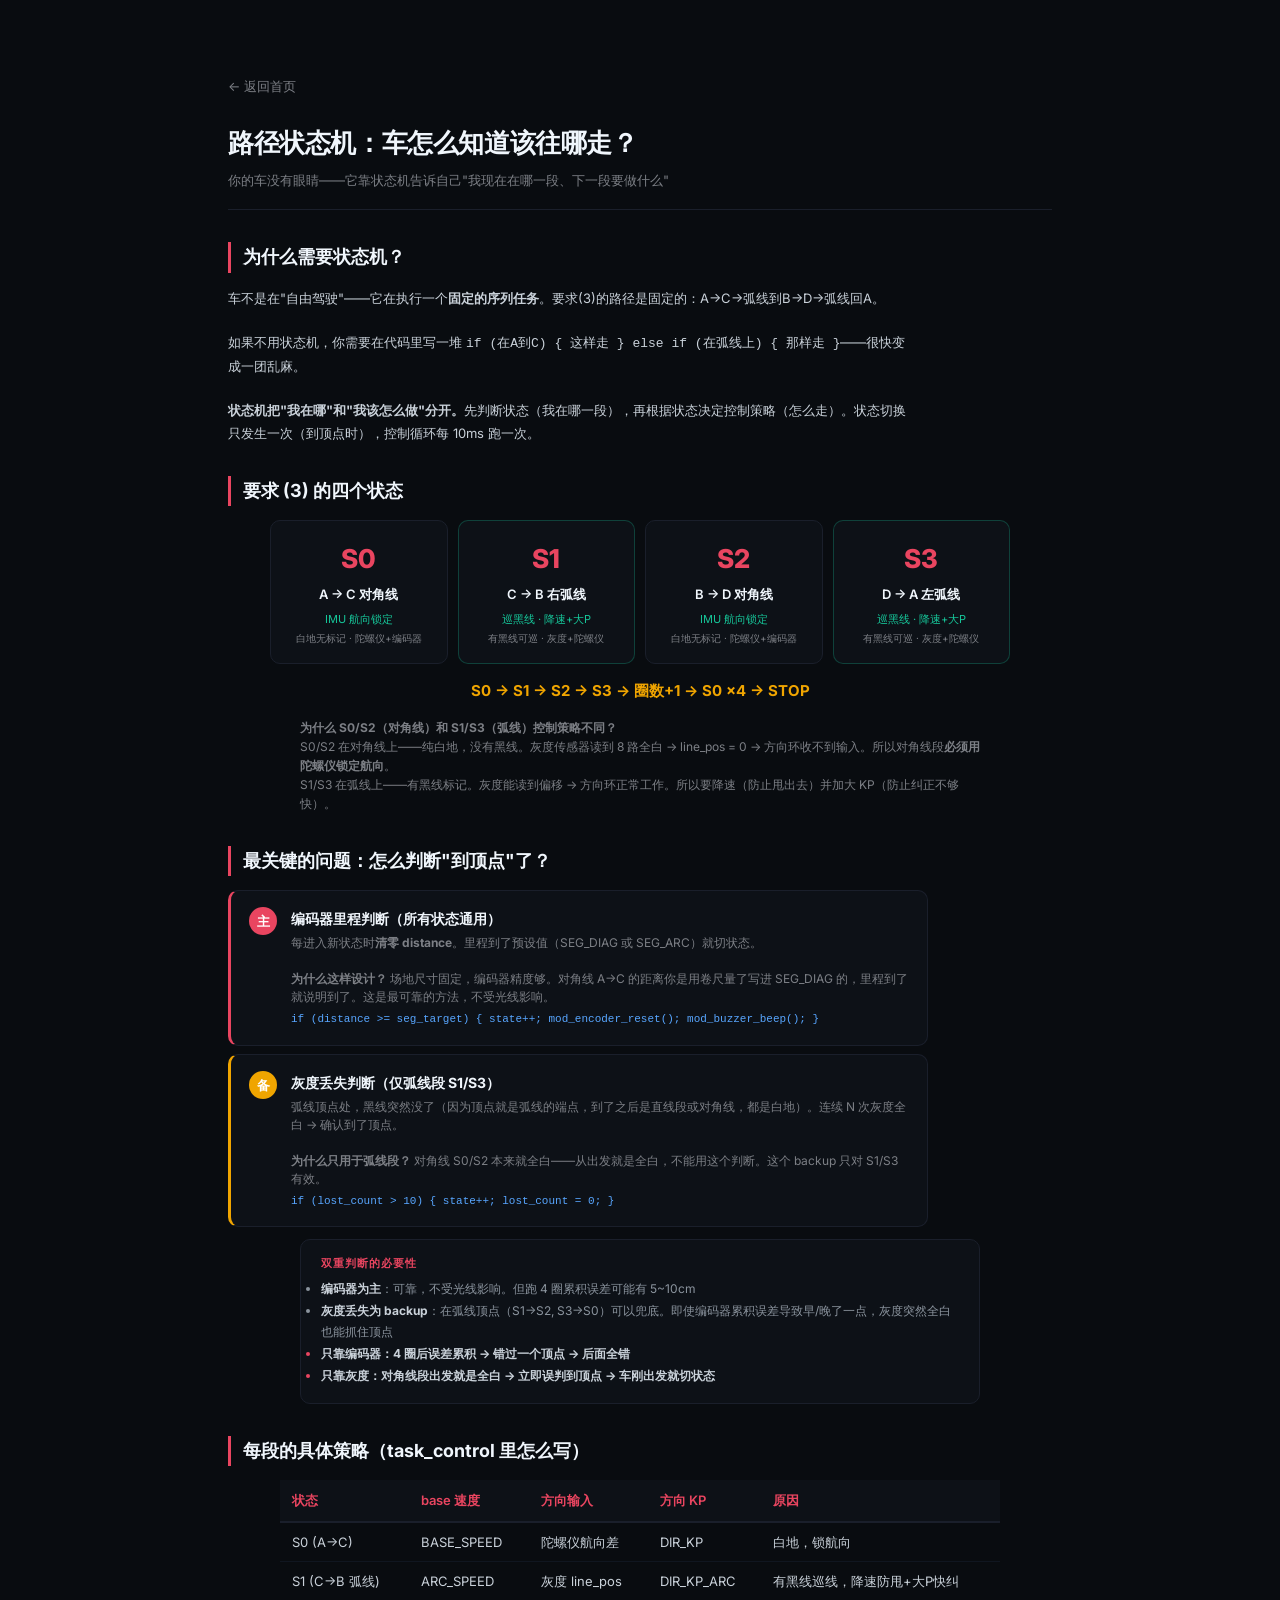
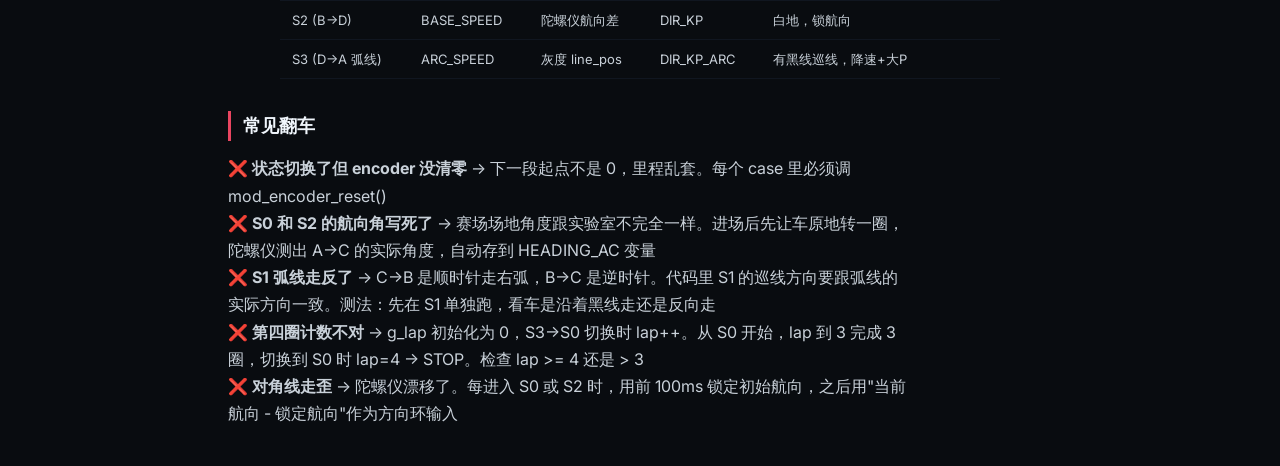
<file: state.html>
<!DOCTYPE html>
<html lang="zh-CN">
<head>
<meta charset="UTF-8"><meta name="viewport" content="width=device-width, initial-scale=1.0">
<title>路径状态机 · 电赛练习题</title><link rel="stylesheet" href="style.css">
</head>
<body>
<div class="container">
<a class="back" href="index.html">&larr; 返回首页</a>
<div class="page-head"><h1>路径状态机：车怎么知道该往哪走？</h1><div class="sub">你的车没有眼睛——它靠状态机告诉自己"我现在在哪一段、下一段要做什么"</div></div>

<div class="sec-title">为什么需要状态机？</div>
<div style="max-width:680px;font-size:13px;color:#c9d1d9;line-height:1.7;">
  车不是在"自由驾驶"——它在执行一个<b>固定的序列任务</b>。要求(3)的路径是固定的：A→C→弧线到B→D→弧线回A。
  <br><br>如果不用状态机，你需要在代码里写一堆 <code>if (在A到C) { 这样走 } else if (在弧线上) { 那样走 }</code>——很快变成一团乱麻。
  <br><br><b>状态机把"我在哪"和"我该怎么做"分开。</b>先判断状态（我在哪一段），再根据状态决定控制策略（怎么走）。状态切换只发生一次（到顶点时），控制循环每 10ms 跑一次。
</div>

<div class="sec-title">要求 (3) 的四个状态</div>
<div class="sgrid">
  <div class="snode"><div class="snid">S0</div><div class="snp">A → C 对角线</div><div class="sns">IMU 航向锁定</div><div class="snd">白地无标记 · 陀螺仪+编码器</div></div>
  <div class="snode" style="border-color:#16c79a44"><div class="snid">S1</div><div class="snp">C → B 右弧线</div><div class="sns">巡黑线 · 降速+大P</div><div class="snd">有黑线可巡 · 灰度+陀螺仪</div></div>
  <div class="snode"><div class="snid">S2</div><div class="snp">B → D 对角线</div><div class="sns">IMU 航向锁定</div><div class="snd">白地无标记 · 陀螺仪+编码器</div></div>
  <div class="snode" style="border-color:#16c79a44"><div class="snid">S3</div><div class="snp">D → A 左弧线</div><div class="sns">巡黑线 · 降速+大P</div><div class="snd">有黑线可巡 · 灰度+陀螺仪</div></div>
</div>
<div style="text-align:center;margin:14px 0;font-size:15px;color:#f0a500;font-weight:700;">
  S0 → S1 → S2 → S3 → 圈数+1 → S0 ×4 → STOP
</div>
<div style="max-width:680px;margin:0 auto;font-size:12px;color:#7c7f85;line-height:1.6;">
  <b>为什么 S0/S2（对角线）和 S1/S3（弧线）控制策略不同？</b><br>
  S0/S2 在对角线上——纯白地，没有黑线。灰度传感器读到 8 路全白 → line_pos = 0 → 方向环收不到输入。所以对角线段<b>必须用陀螺仪锁定航向</b>。<br>
  S1/S3 在弧线上——有黑线标记。灰度能读到偏移 → 方向环正常工作。所以要降速（防止甩出去）并加大 KP（防止纠正不够快）。
</div>

<div class="sec-title">最关键的问题：怎么判断"到顶点"了？</div>

<div class="tstep" style="border-left:3px solid #e94560;">
  <div class="tsn">主</div>
  <div class="tsb">
    <div class="tst">编码器里程判断（所有状态通用）</div>
    <div class="tsd">每进入新状态时<b>清零 distance</b>。里程到了预设值（SEG_DIAG 或 SEG_ARC）就切状态。<br><br>
    <b>为什么这样设计？</b> 场地尺寸固定，编码器精度够。对角线 A→C 的距离你是用卷尺量了写进 SEG_DIAG 的，里程到了就说明到了。这是最可靠的方法，不受光线影响。</div>
    <div class="tsc">if (distance >= seg_target) { state++; mod_encoder_reset(); mod_buzzer_beep(); }</div>
  </div>
</div>
<div class="tstep" style="border-left:3px solid #f0a500;">
  <div class="tsn" style="background:#f0a500;">备</div>
  <div class="tsb">
    <div class="tst">灰度丢失判断（仅弧线段 S1/S3）</div>
    <div class="tsd">弧线顶点处，黑线突然没了（因为顶点就是弧线的端点，到了之后是直线段或对角线，都是白地）。连续 N 次灰度全白 → 确认到了顶点。<br><br>
    <b>为什么只用于弧线段？</b> 对角线 S0/S2 本来就全白——从出发就是全白，不能用这个判断。这个 backup 只对 S1/S3 有效。</div>
    <div class="tsc">if (lost_count > 10) { state++; lost_count = 0; }</div>
  </div>
</div>

<div class="call">
  <div class="cttl">双重判断的必要性</div>
  <ul>
    <li><b>编码器为主</b>：可靠，不受光线影响。但跑 4 圈累积误差可能有 5~10cm</li>
    <li><b>灰度丢失为 backup</b>：在弧线顶点（S1→S2, S3→S0）可以兜底。即使编码器累积误差导致早/晚了一点，灰度突然全白也能抓住顶点</li>
    <li style="color:#e94560;"><b>只靠编码器：4 圈后误差累积 → 错过一个顶点 → 后面全错</b></li>
    <li style="color:#e94560;"><b>只靠灰度：对角线段出发就是全白 → 立即误判到顶点 → 车刚出发就切状态</b></li>
  </ul>
</div>

<div class="sec-title">每段的具体策略（task_control 里怎么写）</div>
<table class="tbl">
<tr><th>状态</th><th>base 速度</th><th>方向输入</th><th>方向 KP</th><th>原因</th></tr>
<tr><td>S0 (A→C)</td><td>BASE_SPEED</td><td>陀螺仪航向差</td><td>DIR_KP</td><td>白地，锁航向</td></tr>
<tr><td>S1 (C→B 弧线)</td><td>ARC_SPEED</td><td>灰度 line_pos</td><td>DIR_KP_ARC</td><td>有黑线巡线，降速防甩+大P快纠</td></tr>
<tr><td>S2 (B→D)</td><td>BASE_SPEED</td><td>陀螺仪航向差</td><td>DIR_KP</td><td>白地，锁航向</td></tr>
<tr><td>S3 (D→A 弧线)</td><td>ARC_SPEED</td><td>灰度 line_pos</td><td>DIR_KP_ARC</td><td>有黑线巡线，降速+大P</td></tr>
</table>

<div class="sec-title">常见翻车</div>
<div style="max-width:680px;">
  <div class="fail-inline">❌ <b>状态切换了但 encoder 没清零</b> → 下一段起点不是 0，里程乱套。每个 case 里必须调 mod_encoder_reset()</div>
  <div class="fail-inline">❌ <b>S0 和 S2 的航向角写死了</b> → 赛场场地角度跟实验室不完全一样。进场后先让车原地转一圈，陀螺仪测出 A→C 的实际角度，自动存到 HEADING_AC 变量</div>
  <div class="fail-inline">❌ <b>S1 弧线走反了</b> → C→B 是顺时针走右弧，B→C 是逆时针。代码里 S1 的巡线方向要跟弧线的实际方向一致。测法：先在 S1 单独跑，看车是沿着黑线走还是反向走</div>
  <div class="fail-inline">❌ <b>第四圈计数不对</b> → g_lap 初始化为 0，S3→S0 切换时 lap++。从 S0 开始，lap 到 3 完成 3 圈，切换到 S0 时 lap=4 → STOP。检查 lap >= 4 还是 > 3</div>
  <div class="fail-inline">❌ <b>对角线走歪</b> → 陀螺仪漂移了。每进入 S0 或 S2 时，用前 100ms 锁定初始航向，之后用"当前航向 - 锁定航向"作为方向环输入</div>
</div>

</div></body></html>
</file>
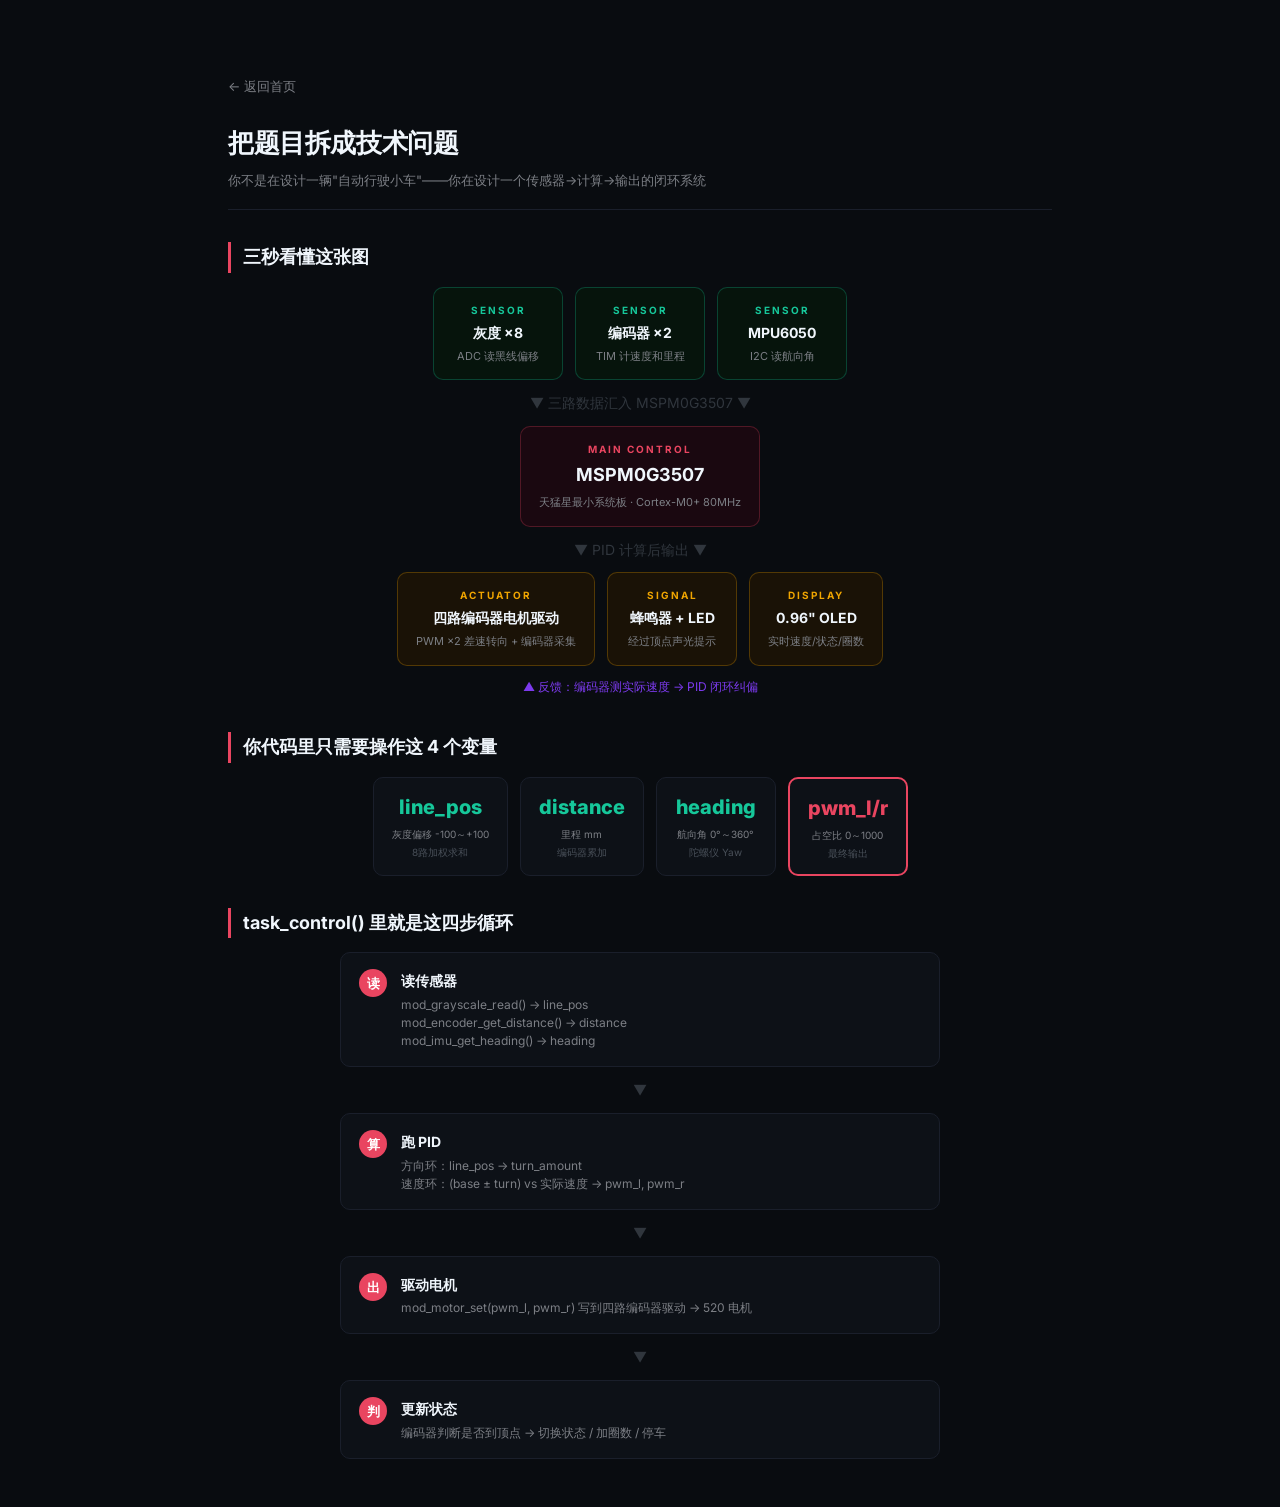
<file: system.html>
<!DOCTYPE html>
<html lang="zh-CN">
<head>
<meta charset="UTF-8"><meta name="viewport" content="width=device-width, initial-scale=1.0">
<title>系统框图 · 电赛练习题</title><link rel="stylesheet" href="style.css">
</head>
<body>
<div class="container">
<a class="back" href="index.html">&larr; 返回首页</a>
<div class="page-head"><h1>把题目拆成技术问题</h1><div class="sub">你不是在设计一辆"自动行驶小车"——你在设计一个传感器→计算→输出的闭环系统</div></div>

<div class="sec-title">三秒看懂这张图</div>
<div class="blk-row">
  <div class="blk blk-s"><div class="lbl">SENSOR</div><div class="nm">灰度 ×8</div><div class="dt">ADC 读黑线偏移</div></div>
  <div class="blk blk-s"><div class="lbl">SENSOR</div><div class="nm">编码器 ×2</div><div class="dt">TIM 计速度和里程</div></div>
  <div class="blk blk-s"><div class="lbl">SENSOR</div><div class="nm">MPU6050</div><div class="dt">I2C 读航向角</div></div>
</div>
<div class="blk-arr">▼ 三路数据汇入 MSPM0G3507 ▼</div>
<div class="blk-row">
  <div class="blk blk-m" style="min-width:240px"><div class="lbl">MAIN CONTROL</div><div class="nm" style="font-size:18px">MSPM0G3507</div><div class="dt">天猛星最小系统板 · Cortex-M0+ 80MHz</div></div>
</div>
<div class="blk-arr">▼ PID 计算后输出 ▼</div>
<div class="blk-row">
  <div class="blk blk-a"><div class="lbl">ACTUATOR</div><div class="nm">四路编码器电机驱动</div><div class="dt">PWM ×2 差速转向 + 编码器采集</div></div>
  <div class="blk blk-a"><div class="lbl">SIGNAL</div><div class="nm">蜂鸣器 + LED</div><div class="dt">经过顶点声光提示</div></div>
  <div class="blk blk-a"><div class="lbl">DISPLAY</div><div class="nm">0.96" OLED</div><div class="dt">实时速度/状态/圈数</div></div>
</div>
<div class="blk-arr" style="color:#7c3aed;font-size:12px;">▲ 反馈：编码器测实际速度 → PID 闭环纠偏</div>

<div class="sec-title">你代码里只需要操作这 4 个变量</div>
<div class="blk-row">
  <div style="background:#0d1117;border:1px solid #1a1f2b;border-radius:10px;padding:12px 18px;text-align:center;min-width:120px">
    <div style="font-size:20px;font-weight:800;color:#16c79a">line_pos</div>
    <div style="font-size:10px;color:#7c7f85;margin-top:2px">灰度偏移 -100～+100</div>
    <div style="font-size:10px;color:#484f58;margin-top:1px">8路加权求和</div>
  </div>
  <div style="background:#0d1117;border:1px solid #1a1f2b;border-radius:10px;padding:12px 18px;text-align:center;min-width:120px">
    <div style="font-size:20px;font-weight:800;color:#16c79a">distance</div>
    <div style="font-size:10px;color:#7c7f85;margin-top:2px">里程 mm</div>
    <div style="font-size:10px;color:#484f58;margin-top:1px">编码器累加</div>
  </div>
  <div style="background:#0d1117;border:1px solid #1a1f2b;border-radius:10px;padding:12px 18px;text-align:center;min-width:120px">
    <div style="font-size:20px;font-weight:800;color:#16c79a">heading</div>
    <div style="font-size:10px;color:#7c7f85;margin-top:2px">航向角 0°～360°</div>
    <div style="font-size:10px;color:#484f58;margin-top:1px">陀螺仪 Yaw</div>
  </div>
  <div style="background:#0d1117;border:2px solid #e94560;border-radius:10px;padding:12px 18px;text-align:center;min-width:120px">
    <div style="font-size:20px;font-weight:800;color:#e94560">pwm_l/r</div>
    <div style="font-size:10px;color:#7c7f85;margin-top:2px">占空比 0～1000</div>
    <div style="font-size:10px;color:#484f58;margin-top:1px">最终输出</div>
  </div>
</div>

<div class="sec-title">task_control() 里就是这四步循环</div>
<div style="max-width:600px;margin:0 auto;">
  <div class="tstep">
    <div class="tsn">读</div>
    <div class="tsb"><div class="tst">读传感器</div><div class="tsd">mod_grayscale_read() → line_pos<br>mod_encoder_get_distance() → distance<br>mod_imu_get_heading() → heading</div></div>
  </div>
  <div class="blk-arr">▼</div>
  <div class="tstep">
    <div class="tsn">算</div>
    <div class="tsb"><div class="tst">跑 PID</div><div class="tsd">方向环：line_pos → turn_amount<br>速度环：(base ± turn) vs 实际速度 → pwm_l, pwm_r</div></div>
  </div>
  <div class="blk-arr">▼</div>
  <div class="tstep">
    <div class="tsn">出</div>
    <div class="tsb"><div class="tst">驱动电机</div><div class="tsd">mod_motor_set(pwm_l, pwm_r) 写到四路编码器驱动 → 520 电机</div></div>
  </div>
  <div class="blk-arr">▼</div>
  <div class="tstep">
    <div class="tsn">判</div>
    <div class="tsb"><div class="tst">更新状态</div><div class="tsd">编码器判断是否到顶点 → 切换状态 / 加圈数 / 停车</div></div>
  </div>
</div>

</div>
</body>
</html>
</file>
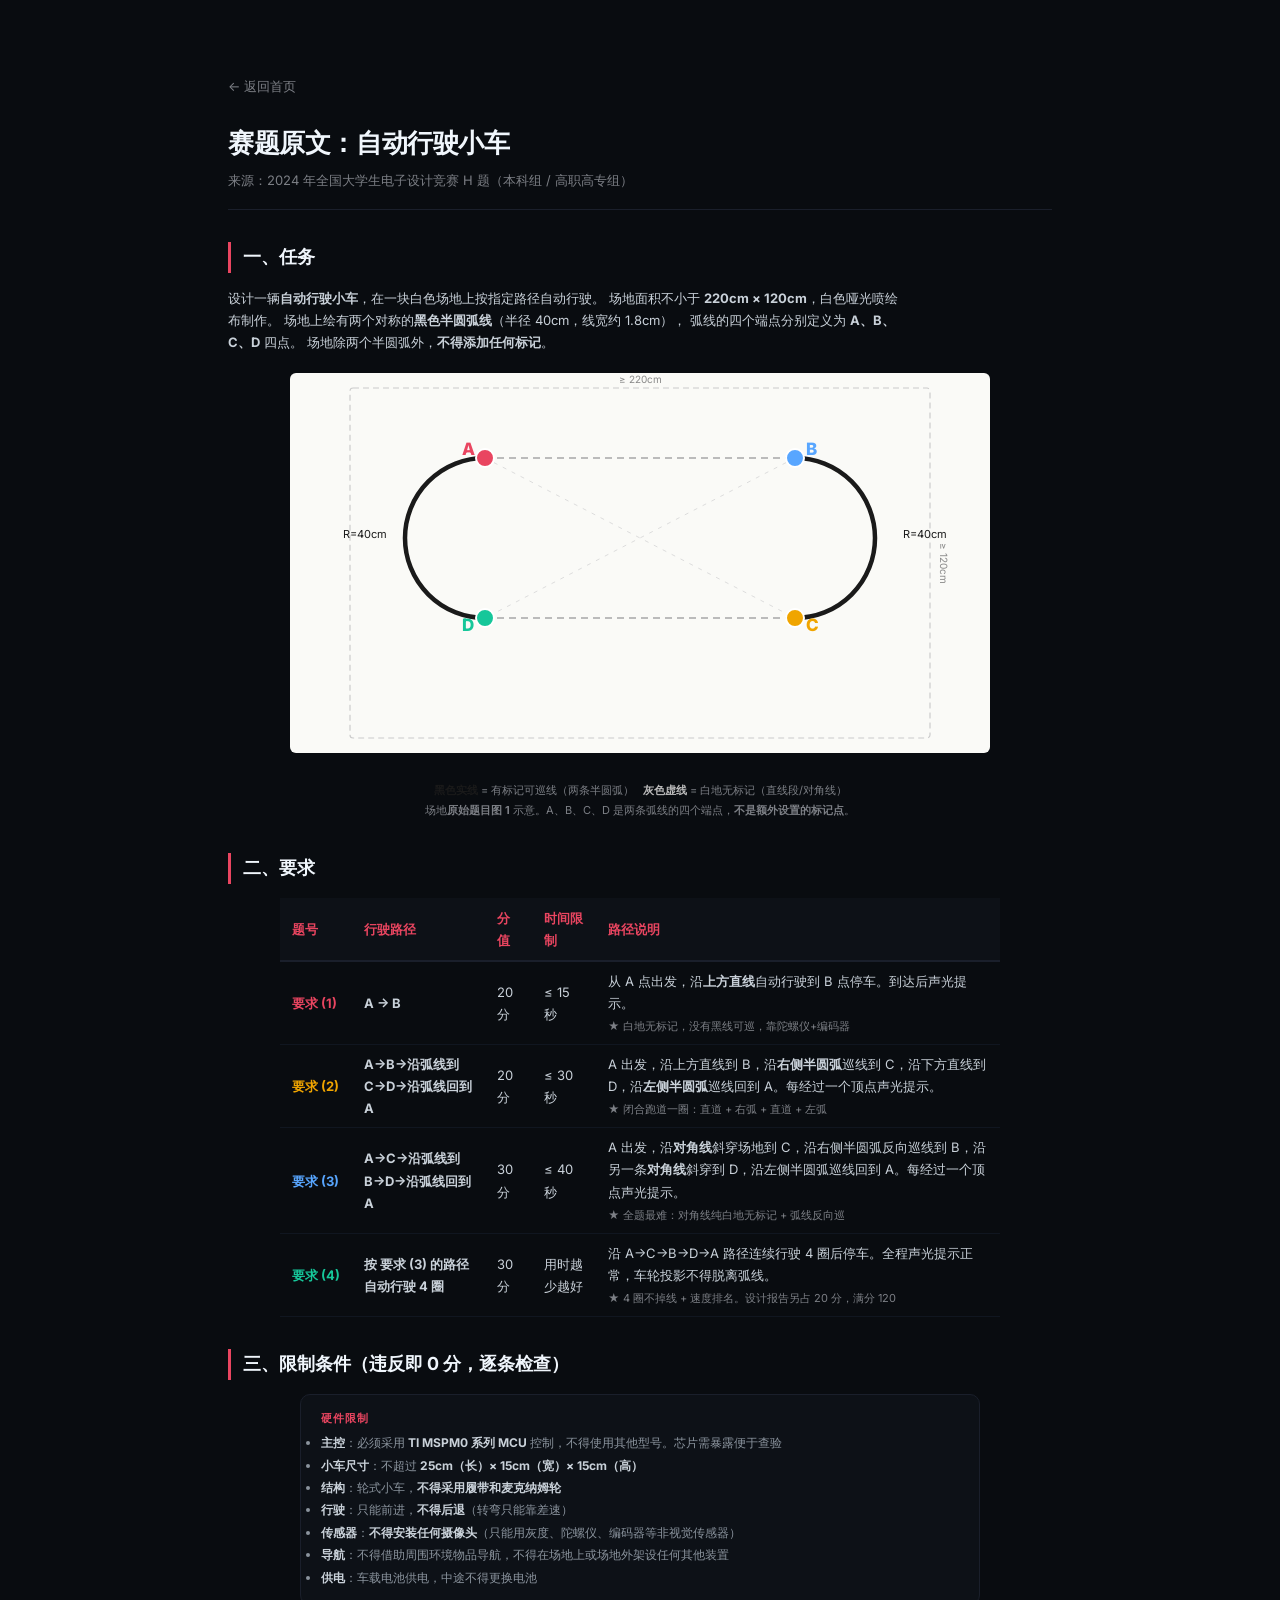
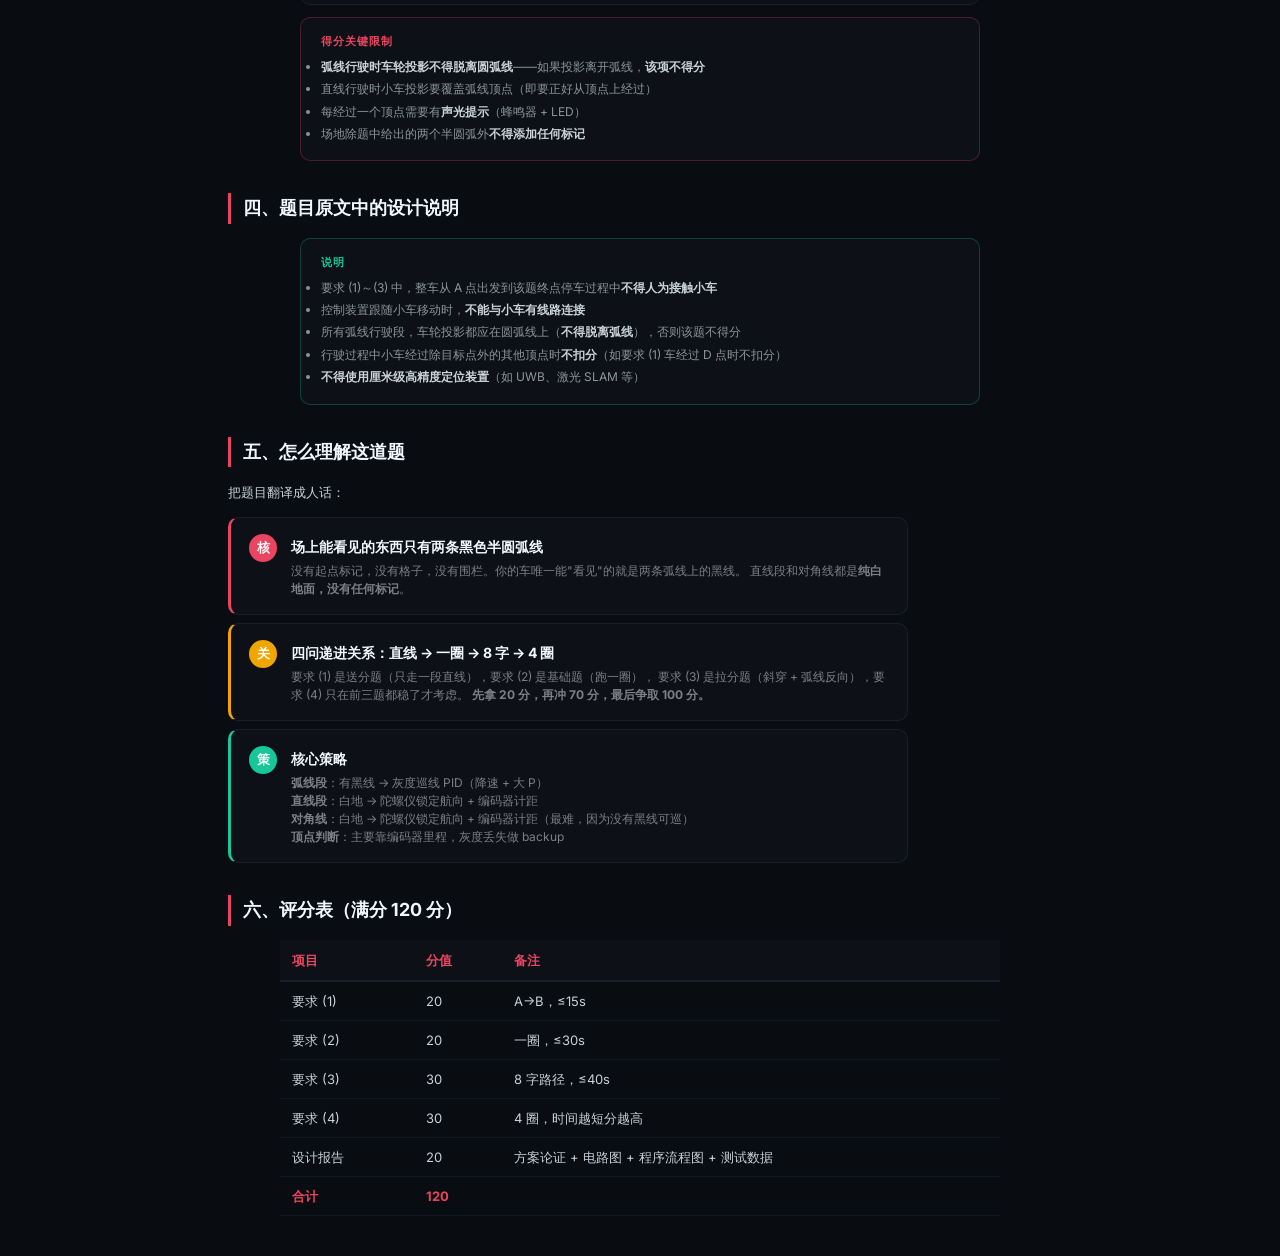
<file: track.html>
<!DOCTYPE html>
<html lang="zh-CN">
<head>
<meta charset="UTF-8"><meta name="viewport" content="width=device-width, initial-scale=1.0">
<title>赛题原文 · 电赛练习题</title><link rel="stylesheet" href="style.css">
</head>
<body>
<div class="container">
<a class="back" href="index.html">&larr; 返回首页</a>
<div class="page-head">
  <h1>赛题原文：自动行驶小车</h1>
  <div class="sub">来源：2024 年全国大学生电子设计竞赛 H 题（本科组 / 高职高专组）</div>
</div>

<!-- ====== 任务 ====== -->
<div class="sec-title">一、任务</div>
<p style="max-width:680px;font-size:13px;color:#c9d1d9;line-height:1.7;">
设计一辆<b>自动行驶小车</b>，在一块白色场地上按指定路径自动行驶。
场地面积不小于 <b>220cm × 120cm</b>，白色哑光喷绘布制作。
场地上绘有两个对称的<b>黑色半圆弧线</b>（半径 40cm，线宽约 1.8cm），
弧线的四个端点分别定义为 <b>A、B、C、D</b> 四点。
场地除两个半圆弧外，<b>不得添加任何标记</b>。
</p>

<!-- ====== 赛道图 ====== -->
<div style="text-align:center;margin:20px 0;">
<svg viewBox="0 0 700 380" width="100%" style="max-width:700px;" xmlns="http://www.w3.org/2000/svg">
  <!-- 场地底色 -->
  <rect width="700" height="380" fill="#fafaf7" rx="6"/>
  <!-- 场地外框 -->
  <rect x="60" y="15" width="580" height="350" fill="none" stroke="#ccc" stroke-width="1.2" stroke-dasharray="6,4" rx="3"/>

  <!-- 上方直线 A-B（虚线：白地无标记） -->
  <line x1="195" y1="85" x2="505" y2="85" stroke="#bbb" stroke-width="1.8" stroke-dasharray="7,5"/>

  <!-- 右侧半圆弧 B-C（黑色实线：有标记可巡线） -->
  <path d="M 505 85 A 80 80 0 0 1 505 245" fill="none" stroke="#1a1a1a" stroke-width="4.5" stroke-linecap="round"/>

  <!-- 下方直线 C-D（虚线） -->
  <line x1="195" y1="245" x2="505" y2="245" stroke="#bbb" stroke-width="1.8" stroke-dasharray="7,5"/>

  <!-- 左侧半圆弧 A-D（黑色实线） -->
  <path d="M 195 85 A 80 80 0 0 0 195 245" fill="none" stroke="#1a1a1a" stroke-width="4.5" stroke-linecap="round"/>

  <!-- 对角线（虚线） -->
  <line x1="195" y1="85" x2="505" y2="245" stroke="#ddd" stroke-width="1" stroke-dasharray="4,6"/>
  <line x1="505" y1="85" x2="195" y2="245" stroke="#ddd" stroke-width="1" stroke-dasharray="4,6"/>

  <!-- 四顶点 -->
  <circle cx="195" cy="85" r="9" fill="#e94560" stroke="#fff" stroke-width="2"/>
  <text x="172" y="82" fill="#e94560" font-size="17" font-weight="800">A</text>

  <circle cx="505" cy="85" r="9" fill="#58a6ff" stroke="#fff" stroke-width="2"/>
  <text x="516" y="82" fill="#58a6ff" font-size="17" font-weight="800">B</text>

  <circle cx="505" cy="245" r="9" fill="#f0a500" stroke="#fff" stroke-width="2"/>
  <text x="516" y="258" fill="#f0a500" font-size="17" font-weight="800">C</text>

  <circle cx="195" cy="245" r="9" fill="#16c79a" stroke="#fff" stroke-width="2"/>
  <text x="172" y="258" fill="#16c79a" font-size="17" font-weight="800">D</text>

  <!-- 弧线标注 -->
  <text x="75" y="165" fill="#1a1a1a" font-size="11" text-anchor="middle">R=40cm</text>
  <text x="635" y="165" fill="#1a1a1a" font-size="11" text-anchor="middle">R=40cm</text>

  <!-- 场地尺寸 -->
  <text x="350" y="10" fill="#888" font-size="10" text-anchor="middle">&ge; 220cm</text>
  <text x="650" y="190" fill="#888" font-size="10" text-anchor="middle" transform="rotate(90,650,190)">&ge; 120cm</text>
</svg>
</div>
<div style="max-width:640px;margin:0 auto 20px;text-align:center;font-size:11px;color:#7c7f85;line-height:1.8;">
  <span><span style="color:#1a1a1a;font-weight:700;">黑色实线</span> = 有标记可巡线（两条半圆弧）</span>&nbsp;&nbsp;
  <span><span style="color:#bbb;font-weight:700;">灰色虚线</span> = 白地无标记（直线段/对角线）</span>
  <br>场地<b>原始题目图 1</b> 示意。A、B、C、D 是两条弧线的四个端点，<b>不是额外设置的标记点</b>。
</div>

<!-- ====== 要求 ====== -->
<div class="sec-title">二、要求</div>

<table class="tbl">
<tr><th>题号</th><th>行驶路径</th><th>分值</th><th>时间限制</th><th>路径说明</th></tr>
<tr>
  <td style="color:#e94560;font-weight:700;white-space:nowrap">要求 (1)</td>
  <td><b>A → B</b></td>
  <td>20 分</td>
  <td>&le; 15 秒</td>
  <td>从 A 点出发，沿<b>上方直线</b>自动行驶到 B 点停车。到达后声光提示。<br><span style="color:#7c7f85;font-size:11px;">★ 白地无标记，没有黑线可巡，靠陀螺仪+编码器</span></td>
</tr>
<tr>
  <td style="color:#f0a500;font-weight:700;white-space:nowrap">要求 (2)</td>
  <td><b>A→B→沿弧线到C→D→沿弧线回到A</b></td>
  <td>20 分</td>
  <td>&le; 30 秒</td>
  <td>A 出发，沿上方直线到 B，沿<b>右侧半圆弧</b>巡线到 C，沿下方直线到 D，沿<b>左侧半圆弧</b>巡线回到 A。每经过一个顶点声光提示。<br><span style="color:#7c7f85;font-size:11px;">★ 闭合跑道一圈：直道 + 右弧 + 直道 + 左弧</span></td>
</tr>
<tr>
  <td style="color:#58a6ff;font-weight:700;white-space:nowrap">要求 (3)</td>
  <td><b>A→C→沿弧线到B→D→沿弧线回到A</b></td>
  <td>30 分</td>
  <td>&le; 40 秒</td>
  <td>A 出发，沿<b>对角线</b>斜穿场地到 C，沿右侧半圆弧反向巡线到 B，沿另一条<b>对角线</b>斜穿到 D，沿左侧半圆弧巡线回到 A。每经过一个顶点声光提示。<br><span style="color:#7c7f85;font-size:11px;">★ 全题最难：对角线纯白地无标记 + 弧线反向巡</span></td>
</tr>
<tr>
  <td style="color:#16c79a;font-weight:700;white-space:nowrap">要求 (4)</td>
  <td><b>按 要求 (3) 的路径自动行驶 4 圈</b></td>
  <td>30 分</td>
  <td>用时越少越好</td>
  <td>沿 A→C→B→D→A 路径连续行驶 4 圈后停车。全程声光提示正常，车轮投影不得脱离弧线。<br><span style="color:#7c7f85;font-size:11px;">★ 4 圈不掉线 + 速度排名。设计报告另占 20 分，满分 120</span></td>
</tr>
</table>

<!-- ====== 限制条件 ====== -->
<div class="sec-title">三、限制条件（违反即 0 分，逐条检查）</div>

<div class="call">
  <div class="cttl">硬件限制</div>
  <ul>
    <li><b>主控</b>：必须采用 <b>TI MSPM0 系列 MCU</b> 控制，不得使用其他型号。芯片需暴露便于查验</li>
    <li><b>小车尺寸</b>：不超过 <b>25cm（长）× 15cm（宽）× 15cm（高）</b></li>
    <li><b>结构</b>：轮式小车，<b>不得采用履带和麦克纳姆轮</b></li>
    <li><b>行驶</b>：只能前进，<b>不得后退</b>（转弯只能靠差速）</li>
    <li><b>传感器</b>：<b>不得安装任何摄像头</b>（只能用灰度、陀螺仪、编码器等非视觉传感器）</li>
    <li><b>导航</b>：不得借助周围环境物品导航，不得在场地上或场地外架设任何其他装置</li>
    <li><b>供电</b>：车载电池供电，中途不得更换电池</li>
  </ul>
</div>

<div class="call" style="border-color:#e9456044;">
  <div class="cttl" style="color:#e94560;">得分关键限制</div>
  <ul>
    <li><b>弧线行驶时车轮投影不得脱离圆弧线</b>——如果投影离开弧线，<b>该项不得分</b></li>
    <li>直线行驶时小车投影要覆盖弧线顶点（即要正好从顶点上经过）</li>
    <li>每经过一个顶点需要有<b>声光提示</b>（蜂鸣器 + LED）</li>
    <li>场地除题中给出的两个半圆弧外<b>不得添加任何标记</b></li>
  </ul>
</div>

<!-- ====== 设计要求 ====== -->
<div class="sec-title">四、题目原文中的设计说明</div>
<div class="call" style="border-color:#16c79a44;">
  <div class="cttl" style="color:#16c79a;">说明</div>
  <ul>
    <li>要求 (1)～(3) 中，整车从 A 点出发到该题终点停车过程中<b>不得人为接触小车</b></li>
    <li>控制装置跟随小车移动时，<b>不能与小车有线路连接</b></li>
    <li>所有弧线行驶段，车轮投影都应在圆弧线上（<b>不得脱离弧线</b>），否则该题不得分</li>
    <li>行驶过程中小车经过除目标点外的其他顶点时<b>不扣分</b>（如要求 (1) 车经过 D 点时不扣分）</li>
    <li><b>不得使用厘米级高精度定位装置</b>（如 UWB、激光 SLAM 等）</li>
  </ul>
</div>

<!-- ====== 拆题 ====== -->
<div class="sec-title">五、怎么理解这道题</div>

<div style="max-width:680px;font-size:13px;color:#c9d1d9;line-height:1.8;">
  <p style="margin-bottom:12px;">把题目翻译成人话：</p>

  <div class="tstep" style="border-left:3px solid #e94560;">
    <div class="tsn">核</div>
    <div class="tsb">
      <div class="tst">场上能看见的东西只有两条黑色半圆弧线</div>
      <div class="tsd">
        没有起点标记，没有格子，没有围栏。你的车唯一能"看见"的就是两条弧线上的黑线。
        直线段和对角线都是<b>纯白地面，没有任何标记</b>。
      </div>
    </div>
  </div>

  <div class="tstep" style="border-left:3px solid #f0a500;">
    <div class="tsn" style="background:#f0a500;">关</div>
    <div class="tsb">
      <div class="tst">四问递进关系：直线 → 一圈 → 8 字 → 4 圈</div>
      <div class="tsd">
        要求 (1) 是送分题（只走一段直线），要求 (2) 是基础题（跑一圈），
        要求 (3) 是拉分题（斜穿 + 弧线反向），要求 (4) 只在前三题都稳了才考虑。
        <b>先拿 20 分，再冲 70 分，最后争取 100 分。</b>
      </div>
    </div>
  </div>

  <div class="tstep" style="border-left:3px solid #16c79a;">
    <div class="tsn" style="background:#16c79a;">策</div>
    <div class="tsb">
      <div class="tst">核心策略</div>
      <div class="tsd">
        <b>弧线段</b>：有黑线 → 灰度巡线 PID（降速 + 大 P）<br>
        <b>直线段</b>：白地 → 陀螺仪锁定航向 + 编码器计距<br>
        <b>对角线</b>：白地 → 陀螺仪锁定航向 + 编码器计距（最难，因为没有黑线可巡）<br>
        <b>顶点判断</b>：主要靠编码器里程，灰度丢失做 backup
      </div>
    </div>
  </div>
</div>

<!-- ====== 评分表 ====== -->
<div class="sec-title">六、评分表（满分 120 分）</div>
<table class="tbl">
<tr><th>项目</th><th>分值</th><th>备注</th></tr>
<tr><td>要求 (1)</td><td>20</td><td>A→B，≤15s</td></tr>
<tr><td>要求 (2)</td><td>20</td><td>一圈，≤30s</td></tr>
<tr><td>要求 (3)</td><td>30</td><td>8 字路径，≤40s</td></tr>
<tr><td>要求 (4)</td><td>30</td><td>4 圈，时间越短分越高</td></tr>
<tr><td>设计报告</td><td>20</td><td>方案论证 + 电路图 + 程序流程图 + 测试数据</td></tr>
<tr style="font-weight:700;color:#e94560;"><td>合计</td><td>120</td><td></td></tr>
</table>

</div>
</body>
</html>
</file>
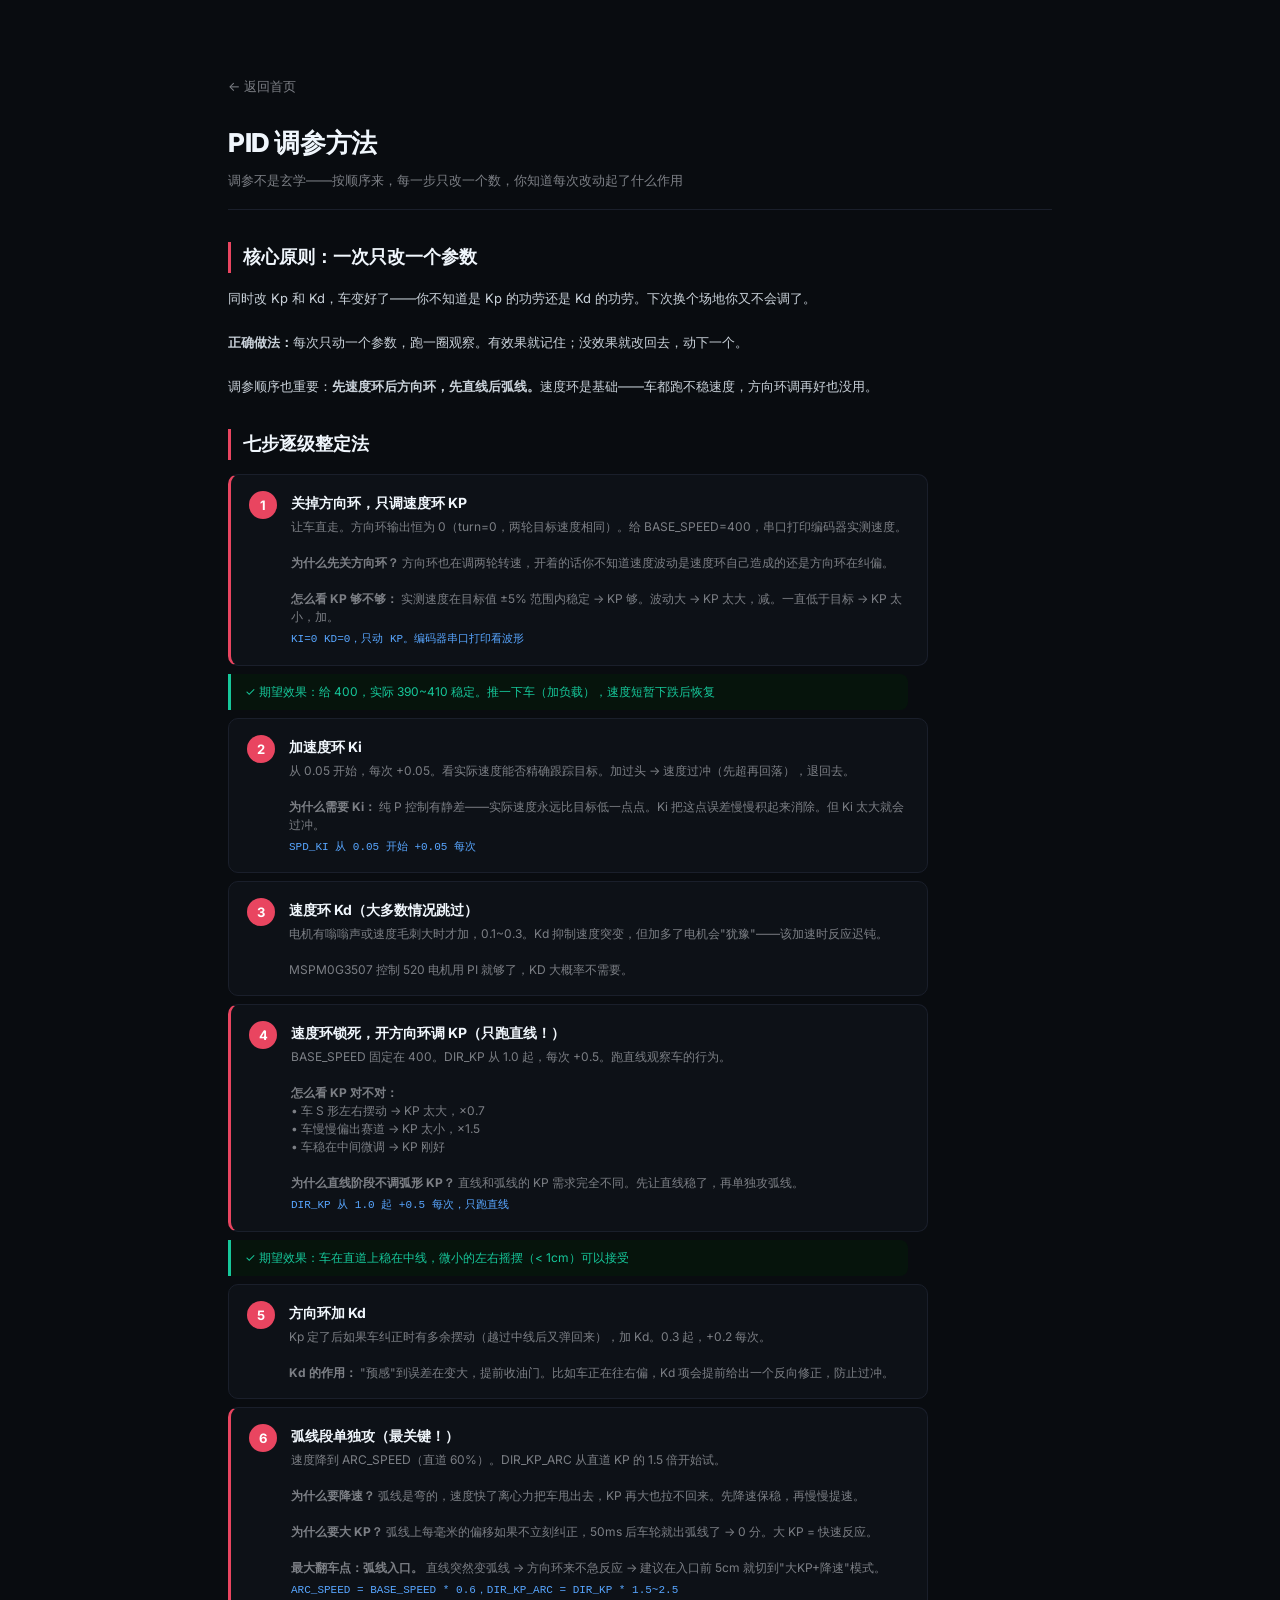
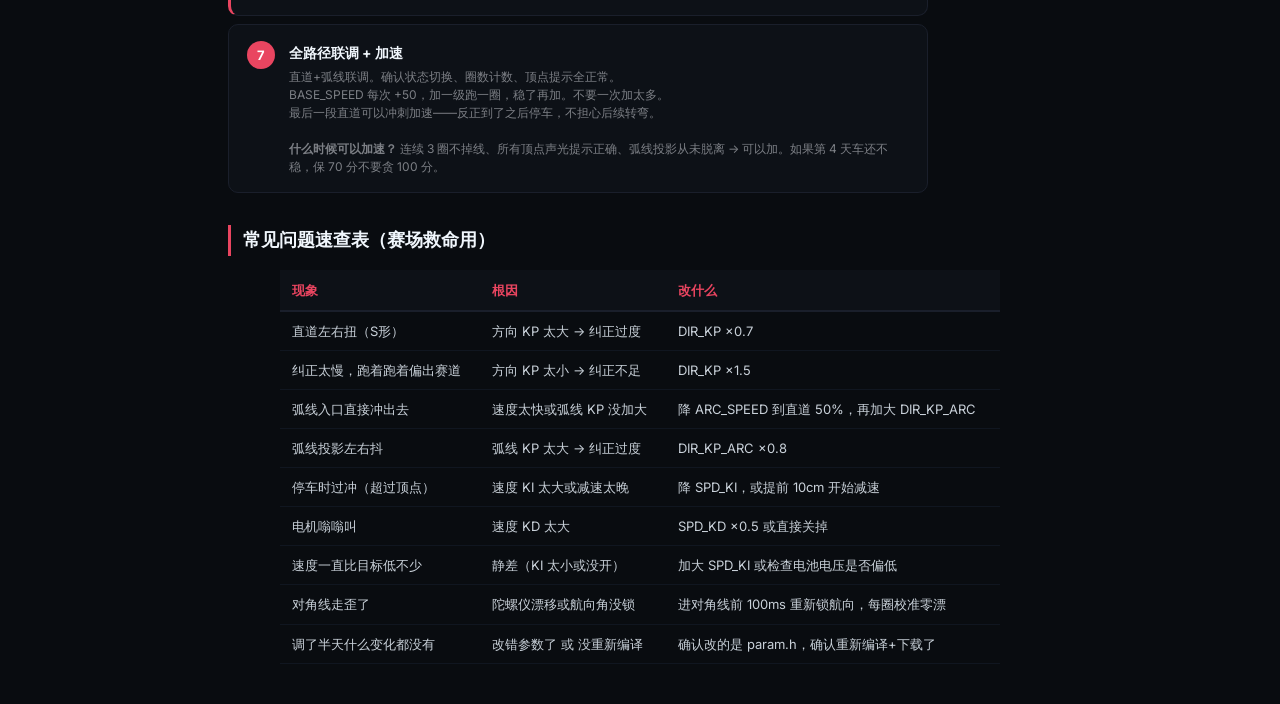
<file: tuning.html>
<!DOCTYPE html>
<html lang="zh-CN">
<head>
<meta charset="UTF-8"><meta name="viewport" content="width=device-width, initial-scale=1.0">
<title>PID调参 · 电赛练习题</title><link rel="stylesheet" href="style.css">
<style>.fail-inline{background:#1a0810;border-left:3px solid #e94560;border-radius:0 8px 8px 0;padding:8px 14px;margin:8px 0;font-size:12px;color:#e94560;max-width:680px}.ok-inline{background:#06140c;border-left:3px solid #16c79a;border-radius:0 8px 8px 0;padding:8px 14px;margin:8px 0;font-size:12px;color:#16c79a;max-width:680px}</style>
</head>
<body>
<div class="container">
<a class="back" href="index.html">&larr; 返回首页</a>
<div class="page-head"><h1>PID 调参方法</h1><div class="sub">调参不是玄学——按顺序来，每一步只改一个数，你知道每次改动起了什么作用</div></div>

<div class="sec-title">核心原则：一次只改一个参数</div>
<div style="max-width:680px;font-size:13px;color:#c9d1d9;line-height:1.7;">
  同时改 Kp 和 Kd，车变好了——你不知道是 Kp 的功劳还是 Kd 的功劳。下次换个场地你又不会调了。<br><br>
  <b>正确做法：</b>每次只动一个参数，跑一圈观察。有效果就记住；没效果就改回去，动下一个。<br><br>
  调参顺序也重要：<b>先速度环后方向环，先直线后弧线。</b>速度环是基础——车都跑不稳速度，方向环调再好也没用。
</div>

<div class="sec-title">七步逐级整定法</div>

<div class="tstep" style="border-left:3px solid #e94560;">
  <div class="tsn">1</div><div class="tsb">
    <div class="tst">关掉方向环，只调速度环 KP</div>
    <div class="tsd">让车直走。方向环输出恒为 0（turn=0，两轮目标速度相同）。给 BASE_SPEED=400，串口打印编码器实测速度。<br><br>
    <b>为什么先关方向环？</b> 方向环也在调两轮转速，开着的话你不知道速度波动是速度环自己造成的还是方向环在纠偏。<br><br>
    <b>怎么看 KP 够不够：</b> 实测速度在目标值 ±5% 范围内稳定 → KP 够。波动大 → KP 太大，减。一直低于目标 → KP 太小，加。</div>
    <div class="tsc">KI=0 KD=0，只动 KP。编码器串口打印看波形</div>
  </div>
</div>

<div class="ok-inline">✓ 期望效果：给 400，实际 390~410 稳定。推一下车（加负载），速度短暂下跌后恢复</div>

<div class="tstep">
  <div class="tsn">2</div><div class="tsb">
    <div class="tst">加速度环 Ki</div>
    <div class="tsd">从 0.05 开始，每次 +0.05。看实际速度能否精确跟踪目标。加过头 → 速度过冲（先超再回落），退回去。<br><br>
    <b>为什么需要 Ki：</b> 纯 P 控制有静差——实际速度永远比目标低一点点。Ki 把这点误差慢慢积起来消除。但 Ki 太大就会过冲。</div>
    <div class="tsc">SPD_KI 从 0.05 开始 +0.05 每次</div>
  </div>
</div>

<div class="tstep">
  <div class="tsn">3</div><div class="tsb">
    <div class="tst">速度环 Kd（大多数情况跳过）</div>
    <div class="tsd">电机有嗡嗡声或速度毛刺大时才加，0.1~0.3。Kd 抑制速度突变，但加多了电机会"犹豫"——该加速时反应迟钝。<br><br>MSPM0G3507 控制 520 电机用 PI 就够了，KD 大概率不需要。</div>
  </div>
</div>

<div class="tstep" style="border-left:3px solid #e94560;">
  <div class="tsn">4</div><div class="tsb">
    <div class="tst">速度环锁死，开方向环调 KP（只跑直线！）</div>
    <div class="tsd">BASE_SPEED 固定在 400。DIR_KP 从 1.0 起，每次 +0.5。跑直线观察车的行为。<br><br>
    <b>怎么看 KP 对不对：</b><br>
    • 车 S 形左右摆动 → KP 太大，×0.7<br>
    • 车慢慢偏出赛道 → KP 太小，×1.5<br>
    • 车稳在中间微调 → KP 刚好<br><br>
    <b>为什么直线阶段不调弧形 KP？</b> 直线和弧线的 KP 需求完全不同。先让直线稳了，再单独攻弧线。</div>
    <div class="tsc">DIR_KP 从 1.0 起 +0.5 每次，只跑直线</div>
  </div>
</div>

<div class="ok-inline">✓ 期望效果：车在直道上稳在中线，微小的左右摇摆（< 1cm）可以接受</div>

<div class="tstep">
  <div class="tsn">5</div><div class="tsb">
    <div class="tst">方向环加 Kd</div>
    <div class="tsd">Kp 定了后如果车纠正时有多余摆动（越过中线后又弹回来），加 Kd。0.3 起，+0.2 每次。<br><br>
    <b>Kd 的作用：</b> "预感"到误差在变大，提前收油门。比如车正在往右偏，Kd 项会提前给出一个反向修正，防止过冲。</div>
  </div>
</div>

<div class="tstep" style="border-left:3px solid #e94560;">
  <div class="tsn">6</div><div class="tsb">
    <div class="tst">弧线段单独攻（最关键！）</div>
    <div class="tsd">速度降到 ARC_SPEED（直道 60%）。DIR_KP_ARC 从直道 KP 的 1.5 倍开始试。<br><br>
    <b>为什么要降速？</b> 弧线是弯的，速度快了离心力把车甩出去，KP 再大也拉不回来。先降速保稳，再慢慢提速。<br><br>
    <b>为什么要大 KP？</b> 弧线上每毫米的偏移如果不立刻纠正，50ms 后车轮就出弧线了 → 0 分。大 KP = 快速反应。<br><br>
    <b>最大翻车点：弧线入口。</b> 直线突然变弧线 → 方向环来不急反应 → 建议在入口前 5cm 就切到"大KP+降速"模式。</div>
    <div class="tsc">ARC_SPEED = BASE_SPEED * 0.6，DIR_KP_ARC = DIR_KP * 1.5~2.5</div>
  </div>
</div>

<div class="tstep">
  <div class="tsn">7</div><div class="tsb">
    <div class="tst">全路径联调 + 加速</div>
    <div class="tsd">直道+弧线联调。确认状态切换、圈数计数、顶点提示全正常。<br>BASE_SPEED 每次 +50，加一级跑一圈，稳了再加。不要一次加太多。<br>最后一段直道可以冲刺加速——反正到了之后停车，不担心后续转弯。<br><br>
    <b>什么时候可以加速？</b> 连续 3 圈不掉线、所有顶点声光提示正确、弧线投影从未脱离 → 可以加。如果第 4 天车还不稳，保 70 分不要贪 100 分。</div>
  </div>
</div>

<div class="sec-title">常见问题速查表（赛场救命用）</div>
<table class="tbl">
<tr><th>现象</th><th>根因</th><th>改什么</th></tr>
<tr><td>直道左右扭（S形）</td><td>方向 KP 太大 → 纠正过度</td><td>DIR_KP ×0.7</td></tr>
<tr><td>纠正太慢，跑着跑着偏出赛道</td><td>方向 KP 太小 → 纠正不足</td><td>DIR_KP ×1.5</td></tr>
<tr><td>弧线入口直接冲出去</td><td>速度太快或弧线 KP 没加大</td><td>降 ARC_SPEED 到直道 50%，再加大 DIR_KP_ARC</td></tr>
<tr><td>弧线投影左右抖</td><td>弧线 KP 太大 → 纠正过度</td><td>DIR_KP_ARC ×0.8</td></tr>
<tr><td>停车时过冲（超过顶点）</td><td>速度 KI 太大或减速太晚</td><td>降 SPD_KI，或提前 10cm 开始减速</td></tr>
<tr><td>电机嗡嗡叫</td><td>速度 KD 太大</td><td>SPD_KD ×0.5 或直接关掉</td></tr>
<tr><td>速度一直比目标低不少</td><td>静差（KI 太小或没开）</td><td>加大 SPD_KI 或检查电池电压是否偏低</td></tr>
<tr><td>对角线走歪了</td><td>陀螺仪漂移或航向角没锁</td><td>进对角线前 100ms 重新锁航向，每圈校准零漂</td></tr>
<tr><td>调了半天什么变化都没有</td><td>改错参数了 或 没重新编译</td><td>确认改的是 param.h，确认重新编译+下载了</td></tr>
</table>

</div></body></html>
</file>
<file: style.css>
/* ====== racecar-h docs — polished ====== */
@import url('https://fonts.googleapis.com/css2?family=Inter:wght@400;500;600;700;800&display=swap');

*{margin:0;padding:0;box-sizing:border-box}
html{scroll-behavior:smooth}
body{
  background:#090c10;color:#c9d1d9;
  font-family:'Inter','Segoe UI','Microsoft YaHei','PingFang SC',sans-serif;
  line-height:1.7;-webkit-font-smoothing:antialiased;
}

/* ---- nav ---- */
.topbar{
  position:fixed;top:0;left:0;right:0;z-index:100;
  background:rgba(9,12,16,.92);backdrop-filter:blur(12px);
  border-bottom:1px solid #1a1f2b;padding:0 28px;
  display:flex;align-items:center;justify-content:space-between;height:52px;
}
.topbar .logo{font-size:14px;font-weight:700;color:#f0f6fc;letter-spacing:-0.3px;}
.topbar .logo span{color:#e94560;}
.topbar a{color:#8b949e;text-decoration:none;font-size:12px;margin-left:20px;transition:color .15s}
.topbar a:hover{color:#f0f6fc}

/* ---- container ---- */
.container{max-width:880px;margin:0 auto;padding:72px 28px 40px}

/* ---- back link ---- */
.back{display:inline-block;color:#7c7f85;text-decoration:none;font-size:13px;margin-bottom:24px;transition:color .15s}
.back:hover{color:#e94560}

/* ---- page heading ---- */
.page-head{border-bottom:1px solid #1a1f2b;padding-bottom:18px;margin-bottom:28px}
.page-head h1{font-size:26px;font-weight:800;color:#f0f6fc;letter-spacing:-0.4px}
.page-head .sub{font-size:13px;color:#7c7f85;margin-top:4px}

/* ---- hero (homepage) ---- */
.hero{text-align:center;padding:40px 0 20px}
.hero h1{font-size:38px;font-weight:800;color:#f0f6fc;letter-spacing:-0.8px}
.hero h1 span{color:#e94560}
.hero .lead{font-size:15px;color:#7c7f85;margin-top:8px;line-height:1.6}
.hero .badges{margin-top:16px;display:flex;gap:8px;justify-content:center;flex-wrap:wrap}
.badge{display:inline-block;padding:4px 12px;border-radius:20px;font-size:11px;font-weight:600;letter-spacing:.5px}
.badge-red{background:#e9456022;color:#e94560;border:1px solid #e9456033}
.badge-purple{background:#7c3aed22;color:#a78bfa;border:1px solid #7c3aed33}
.badge-green{background:#16c79a22;color:#16c79a;border:1px solid #16c79a33}

/* ---- step cards (homepage) ---- */
.steps{display:flex;flex-direction:column;gap:28px;margin-top:20px}
.step-group{}
.step-group h2{font-size:17px;font-weight:700;color:#f0f6fc;margin-bottom:14px;display:flex;align-items:center;gap:8px}
.step-group h2 .icon{width:28px;height:28px;border-radius:8px;display:inline-flex;align-items:center;justify-content:center;font-size:14px}
.icon-red{background:#e94560;color:#fff}
.icon-green{background:#16c79a;color:#090c10}
.icon-purple{background:#7c3aed;color:#fff}
.icon-amber{background:#f0a500;color:#090c10}
.icon-blue{background:#388bfd;color:#fff}

.cards{display:grid;grid-template-columns:repeat(auto-fill,minmax(240px,1fr));gap:12px}

.card{
  display:block;text-decoration:none;
  background:#0d1117;border:1px solid #1a1f2b;border-radius:12px;
  padding:20px 22px;transition:all .2s;position:relative;overflow:hidden;
}
.card:hover{background:#121820;border-color:#30363d;transform:translateY(-2px);box-shadow:0 8px 30px rgba(0,0,0,.4)}
.card .num{font-size:10px;font-weight:700;color:#e94560;text-transform:uppercase;letter-spacing:1.5px;margin-bottom:6px}
.card .title{font-size:16px;font-weight:700;color:#f0f6fc;margin-bottom:4px}
.card .desc{font-size:12px;color:#7c7f85;line-height:1.5}
.card .tag-row{display:flex;gap:6px;margin-top:10px;flex-wrap:wrap}
.card .mini-tag{font-size:10px;padding:2px 8px;border-radius:10px;background:#1a1f2b;color:#8b949e;font-weight:500}

/* ---- sections ---- */
.sec-title{font-size:18px;font-weight:700;color:#f0f6fc;margin:32px 0 14px;padding-left:12px;border-left:3px solid #e94560}
.sec-sub{font-size:13px;color:#7c7f85;margin-bottom:18px}

/* ---- layers ---- */
.layers{display:flex;flex-direction:column;gap:0;align-items:center;max-width:620px;margin:0 auto}
.lcard{width:100%;border-radius:12px;padding:16px 24px;text-align:center}
.lcard .ltag{font-size:9px;letter-spacing:3px;text-transform:uppercase;margin-bottom:4px;font-weight:700}
.lcard .lname{font-size:17px;font-weight:700}
.lcard .lfiles{font-size:11px;margin-top:4px}
.l4{background:linear-gradient(135deg,#1a0810,#0d060a);border:2px solid #e9456044}
.l4 .ltag{color:#e94560}.l4 .lname{color:#fff}.l4 .lfiles{color:#e9456099}
.l3{background:linear-gradient(135deg,#1a1206,#0d0a04);border:2px solid #f0a50044}
.l3 .ltag{color:#f0a500}.l3 .lname{color:#fff}.l3 .lfiles{color:#f0a50099}
.l2{background:linear-gradient(135deg,#06140c,#040a08);border:2px solid #16c79a44}
.l2 .ltag{color:#16c79a}.l2 .lname{color:#fff}.l2 .lfiles{color:#16c79a99}
.l1{background:linear-gradient(135deg,#0e0a1a,#080610);border:2px solid #7c3aed44}
.l1 .ltag{color:#7c3aed}.l1 .lname{color:#fff}.l1 .lfiles{color:#7c3aed99}
.l0{background:#090c10;border:2px dashed #1a1f2b}
.l0 .ltag{color:#484f58}.l0 .lname{color:#7c7f85}.l0 .lfiles{color:#484f58}
.larr{text-align:center;color:#30363d;font-size:16px;padding:3px 0}

/* ---- file tree ---- */
.ftree{
  background:#0d1117;border:1px solid #1a1f2b;border-radius:12px;
  padding:24px 28px;font-family:'Cascadia Code','Consolas',monospace;
  font-size:13px;line-height:2.0;max-width:680px;margin:0 auto;
}
.ftree .d{color:#58a6ff;font-weight:600}
.ftree .f{color:#c9d1d9}
.ftree .c{color:#484f58;font-size:11px;margin-left:12px;font-family:'Inter','Microsoft YaHei',sans-serif}
.ftree .i1{padding-left:20px}.ftree .i2{padding-left:40px}.ftree .i3{padding-left:60px}

/* ---- system blocks ---- */
.blk{
  border-radius:10px;padding:14px 18px;text-align:center;min-width:130px;
  transition:transform .15s
}
.blk:hover{transform:translateY(-2px)}
.blk .lbl{font-size:10px;letter-spacing:2px;font-weight:700}
.blk .nm{font-size:14px;font-weight:700;color:#f0f6fc;margin-top:2px}
.blk .dt{font-size:11px;color:#7c7f85;margin-top:2px}
.blk-s{background:#06140c;border:1.5px solid #16c79a44}.blk-s .lbl{color:#16c79a}
.blk-m{background:#1a0810;border:1.5px solid #e9456044}.blk-m .lbl{color:#e94560}
.blk-a{background:#1a1206;border:1.5px solid #f0a50044}.blk-a .lbl{color:#f0a500}
.blk-row{display:flex;gap:12px;justify-content:center;flex-wrap:wrap;margin:8px 0}
.blk-arr{text-align:center;color:#30363d;font-size:14px;padding:3px 0}

/* ---- state machine ---- */
.sgrid{display:grid;grid-template-columns:repeat(4,1fr);gap:10px;max-width:740px;margin:0 auto;text-align:center}
.snode{border-radius:10px;padding:16px 10px;border:1.5px solid #1a1f2b;background:#0d1117;transition:all .15s}
.snode:hover{border-color:#e9456044;background:#121820}
.snode .snid{font-size:26px;font-weight:800;color:#e94560}
.snode .snp{font-size:13px;color:#f0f6fc;margin-top:2px;font-weight:600}
.snode .sns{font-size:11px;color:#16c79a;margin-top:4px}
.snode .snd{font-size:10px;color:#7c7f85;margin-top:2px}
@media(max-width:640px){.sgrid{grid-template-columns:repeat(2,1fr)}}

/* ---- PID ---- */
.pidbox{max-width:640px;margin:0 auto;border-radius:12px;padding:16px 22px;text-align:center}
.pidbox.outer{background:linear-gradient(135deg,#1a0810,#0d060a);border:2px solid #e9456044}
.pidbox.outer .pn{color:#e94560}
.pidbox.inner{background:linear-gradient(135deg,#06140c,#040a08);border:2px solid #16c79a44}
.pidbox.inner .pn{color:#16c79a}
.pidbox .pn{font-size:15px;font-weight:700}
.pidbox .pio{font-size:12px;color:#7c7f85;margin-top:4px}
.pidbox .pio span{color:#16c79a;font-weight:600}
.pidarr{text-align:center;color:#f0a50077;font-size:14px;padding:3px 0}

.formbox{
  background:#0d1117;border:1px solid #1a1f2b;border-radius:12px;
  padding:18px 22px;text-align:center;max-width:640px;margin:0 auto;font-family:monospace
}

.pgrid{display:grid;grid-template-columns:repeat(3,1fr);gap:8px;max-width:640px;margin:0 auto;text-align:center}
@media(max-width:640px){.pgrid{grid-template-columns:1fr}}

/* ---- tuning steps ---- */
.tstep{
  display:flex;gap:14px;align-items:flex-start;
  background:#0d1117;border:1px solid #1a1f2b;border-radius:10px;
  padding:16px 18px;margin:8px 0;max-width:700px
}
.tstep .tsn{
  background:#e94560;color:#fff;border-radius:50%;
  width:28px;height:28px;display:flex;align-items:center;justify-content:center;
  font-size:13px;font-weight:700;flex-shrink:0
}
.tstep .tsb{flex:1}
.tstep .tst{font-weight:700;color:#f0f6fc;font-size:14px}
.tstep .tsd{font-size:12px;color:#7c7f85;margin-top:3px;line-height:1.5}
.tstep .tsc{font-family:monospace;font-size:11px;color:#58a6ff;margin-top:4px}

/* ---- table ---- */
.tbl{width:100%;max-width:720px;margin:0 auto;border-collapse:collapse;font-size:13px}
.tbl th{background:#0d1117;color:#e94560;font-weight:600;padding:9px 12px;text-align:left;border-bottom:2px solid #1a1f2b}
.tbl td{padding:8px 12px;border-bottom:1px solid #101620}
.tbl tr:hover td{background:#0d1117}
.tbl .cat{color:#f0a500;font-weight:600;padding-top:10px;font-size:11px;letter-spacing:.5px}

/* ---- code ---- */
.code{
  background:#0d1117;border:1px solid #1a1f2b;border-radius:10px;
  padding:16px 20px;margin:10px 0;font-family:'Cascadia Code','Consolas',monospace;
  font-size:12.5px;line-height:1.7;overflow-x:auto;white-space:pre;
  color:#c9d1d9;max-width:720px
}
.code .kw{color:#ff7b72}.code .ty{color:#ffa657}.code .fn{color:#d2a8ff}
.code .cm{color:#484f58}.code .str{color:#a5d6ff}.code .num{color:#79c0ff}

/* ---- callout ---- */
.call{
  background:#0d1117;border:1px solid #1a1f2b;border-radius:10px;
  padding:14px 20px;max-width:680px;margin:12px auto 0
}
.call .cttl{color:#e94560;font-weight:700;font-size:11px;text-transform:uppercase;letter-spacing:1px;margin-bottom:6px}
.call li{font-size:12px;color:#8b949e;margin:2px 0}
.call li b{color:#c9d1d9}

/* ---- checklist ---- */
.chk{margin:6px 0}
.chk .item{
  display:flex;gap:10px;align-items:flex-start;
  background:#0d1117;border:1px solid #1a1f2b;border-radius:8px;
  padding:12px 16px;margin:6px 0
}
.chk .box{width:18px;height:18px;border:2px solid #30363d;border-radius:4px;flex-shrink:0}
.chk .txt{font-size:13px;color:#c9d1d9;font-weight:600}
.chk .det{font-size:11px;color:#7c7f85;margin-top:2px;line-height:1.5}

/* ---- footer ---- */
footer{text-align:center;padding:32px 20px;color:#484f58;font-size:11px;border-top:1px solid #101620;margin-top:40px}
</file>
